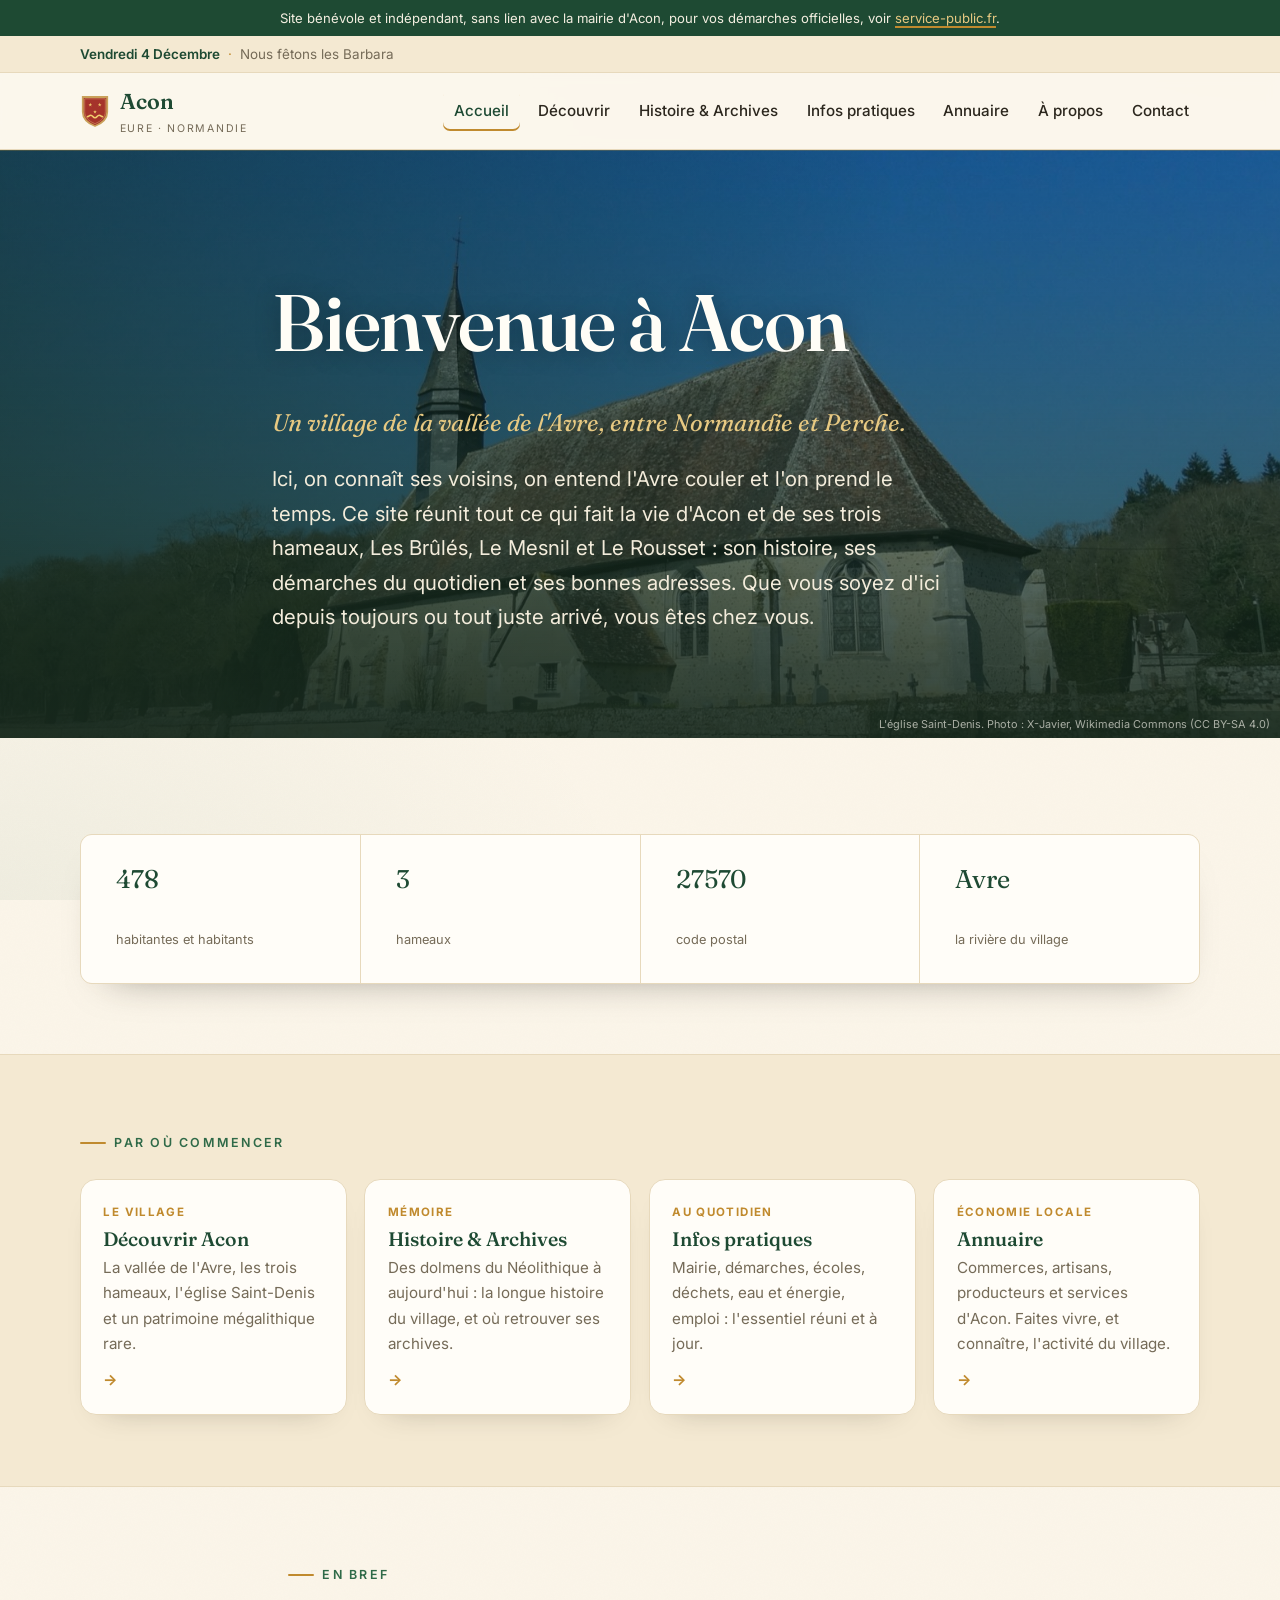
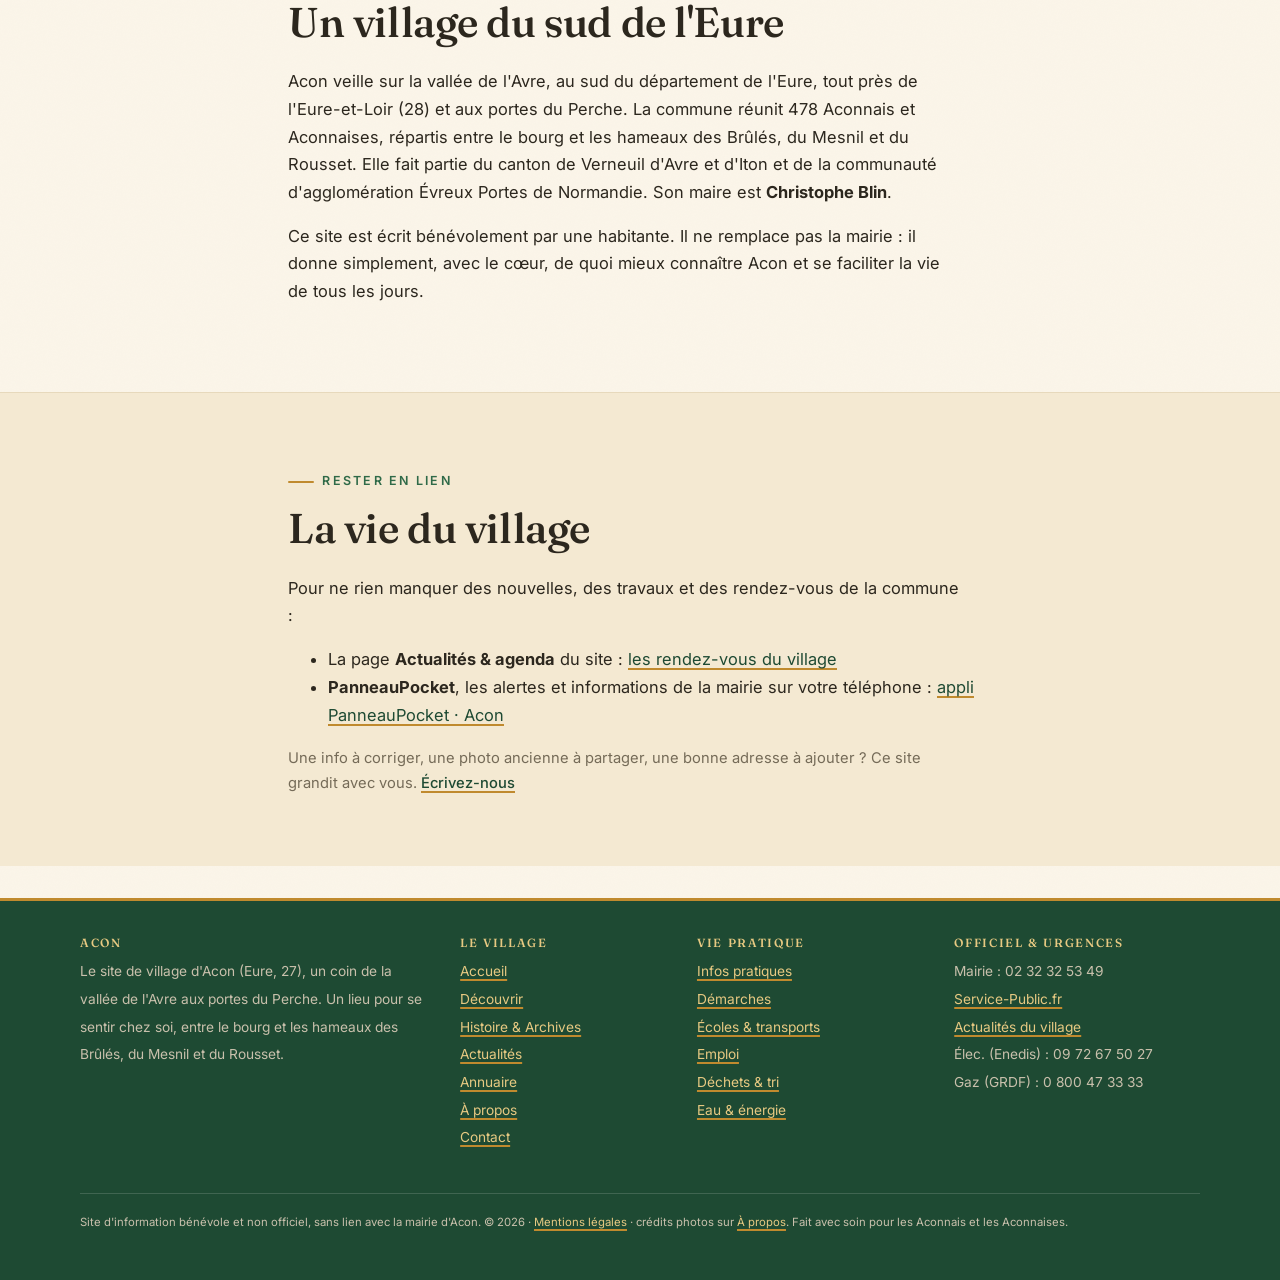
<file: index.html>
<!DOCTYPE html>
<html lang="fr">
<head>
  <meta charset="utf-8" />
  <meta name="viewport" content="width=device-width, initial-scale=1" />
  <link rel="icon" href="favicon.svg" type="image/svg+xml" />
  <title>Acon, le village de la vallée de l'Avre (Eure, Normandie)</title>
  <meta name="description" content="Bienvenue à Acon (Eure, 27570) : découvrir le village, son histoire, et toutes les infos pratiques du quotidien pour les habitants comme pour les visiteurs." />
  <link rel="preconnect" href="https://fonts.googleapis.com" />
  <link rel="preconnect" href="https://fonts.gstatic.com" crossorigin />
  <link href="https://fonts.googleapis.com/css2?family=Fraunces:ital,opsz,wght@0,9..144,400..600;1,9..144,400..500&family=Inter:wght@400;500;600&display=swap" rel="stylesheet" />
  <link rel="stylesheet" href="css/style.css" />
</head>
<body>
  <a class="skip" href="#contenu">Aller au contenu</a>
  <div class="notice">Site bénévole et indépendant, sans lien avec la mairie d'Acon, pour vos démarches officielles, voir <a href="https://www.service-public.fr">service-public.fr</a>.</div>

  <div class="almanach-band" id="today">
    <div class="wrap alm-inner">
      <div class="alm-date"><span class="jour">Aujourd'hui</span><span class="saint"></span></div>
      <div class="meteo"><span class="ico" aria-hidden="true"></span><span class="temp"></span><span class="desc"></span></div>
    </div>
  </div>

  <header class="site-header">
    <div class="wrap bar">
      <a class="brand" href="index.html" aria-label="Accueil, Acon">
        <svg class="crest" viewBox="0 0 32 36" aria-hidden="true"><path d="M3 3 H29 V19 C29 27 23.5 31 16 34 C8.5 31 3 27 3 19 Z" fill="#A5332B" stroke="#C9A15A" stroke-width="2"/><path d="M5 5 H27 V18.6 C27 25.3 22.3 28.8 16 31.5 C9.7 28.8 5 25.3 5 18.6 Z" fill="none" stroke="#E7C982" stroke-width=".7" opacity=".6"/><g fill="#F1CE6E"><g transform="translate(11,11.4) scale(.8)"><path d="M0,-2.6 L0.59,-0.81 L2.47,-0.8 L0.95,0.31 L1.53,2.1 L0,1.04 L-1.53,2.1 L-0.95,0.31 L-2.47,-0.8 L-0.59,-0.81 Z"/></g><g transform="translate(21,11.4) scale(.8)"><path d="M0,-2.6 L0.59,-0.81 L2.47,-0.8 L0.95,0.31 L1.53,2.1 L0,1.04 L-1.53,2.1 L-0.95,0.31 L-2.47,-0.8 L-0.59,-0.81 Z"/></g><g transform="translate(16,18.9) scale(.8)"><path d="M0,-2.6 L0.59,-0.81 L2.47,-0.8 L0.95,0.31 L1.53,2.1 L0,1.04 L-1.53,2.1 L-0.95,0.31 L-2.47,-0.8 L-0.59,-0.81 Z"/></g></g><path d="M8 24 C9.75 24 9.75 22.5 11.5 22.5 C13.75 22.5 13.75 25.2 16 25.2 C18.25 25.2 18.25 22.5 20.5 22.5 C22.25 22.5 22.25 24 24 24" fill="none" stroke="#F1CE6E" stroke-width="1.7" stroke-linecap="round" stroke-linejoin="round"/></svg>
        <span><b>Acon</b><small>Eure · Normandie</small></span>
      </a>
      <button class="nav-toggle" aria-expanded="false" aria-controls="nav">Menu</button>
      <nav class="nav" id="nav" aria-label="Navigation principale">
        <a href="index.html" aria-current="page">Accueil</a>
        <a href="decouvrir.html">Découvrir</a>
        <a href="histoire.html">Histoire &amp; Archives</a>
        <a href="infos-pratiques.html">Infos pratiques</a>
        <a href="entreprises.html">Annuaire</a>
        <a href="apropos.html">À propos</a>
        <a href="contact.html">Contact</a>
      </nav>
    </div>
  </header>

  <main id="contenu">
    <section class="hero cover">
      <div class="cover-bg" style="background-image:url('assets/photos/eglise-saint-denis-02.jpg')"></div>
      <span class="cover-credit">L'église Saint-Denis. Photo : X-Javier, Wikimedia Commons (CC BY-SA 4.0)</span>
      <div class="wrap cover-inner">
        <h1>Bienvenue à Acon</h1>
        <p class="sub">Un village de la vallée de l'Avre, entre Normandie et Perche.</p>
        <p class="lead">Ici, on connaît ses voisins, on entend l'Avre couler et l'on prend le temps. Ce site réunit tout ce qui fait la vie d'Acon et de ses trois hameaux, Les Brûlés, Le Mesnil et Le Rousset : son histoire, ses démarches du quotidien et ses bonnes adresses. Que vous soyez d'ici depuis toujours ou tout juste arrivé, vous êtes chez vous.</p>
      </div>
    </section>

    <section class="section band-facts">
      <div class="wrap">
        <div class="facts">
          <div><div class="n">478</div><div class="l">habitantes et habitants</div></div>
          <div><div class="n">3</div><div class="l">hameaux</div></div>
          <div><div class="n">27570</div><div class="l">code postal</div></div>
          <div><div class="n">Avre</div><div class="l">la rivière du village</div></div>
        </div>
      </div>
    </section>

    <section class="section section-alt">
      <div class="wrap">
        <p class="eyebrow kicker">Par où commencer</p>
        <div class="grid">
          <a class="card lien" href="decouvrir.html">
            <span class="tag">Le village</span>
            <h3>Découvrir Acon</h3>
            <p>La vallée de l'Avre, les trois hameaux, l'église Saint-Denis et un patrimoine mégalithique rare.</p>
            <p class="arrow">→</p>
          </a>
          <a class="card lien" href="histoire.html">
            <span class="tag">Mémoire</span>
            <h3>Histoire &amp; Archives</h3>
            <p>Des dolmens du Néolithique à aujourd'hui : la longue histoire du village, et où retrouver ses archives.</p>
            <p class="arrow">→</p>
          </a>
          <a class="card lien" href="infos-pratiques.html">
            <span class="tag">Au quotidien</span>
            <h3>Infos pratiques</h3>
            <p>Mairie, démarches, écoles, déchets, eau et énergie, emploi : l'essentiel réuni et à jour.</p>
            <p class="arrow">→</p>
          </a>
          <a class="card lien" href="entreprises.html">
            <span class="tag">Économie locale</span>
            <h3>Annuaire</h3>
            <p>Commerces, artisans, producteurs et services d'Acon. Faites vivre, et connaître, l'activité du village.</p>
            <p class="arrow">→</p>
          </a>
        </div>
      </div>
    </section>

    <section class="section">
      <div class="wrap mesure">
        <p class="eyebrow">En bref</p>
        <h2>Un village du sud de l'Eure</h2>
        <p>Acon veille sur la vallée de l'Avre, au sud du département de l'Eure, tout près de l'Eure-et-Loir (28) et aux portes du Perche. La commune réunit 478 Aconnais et Aconnaises, répartis entre le bourg et les hameaux des Brûlés, du Mesnil et du Rousset. Elle fait partie du canton de Verneuil d'Avre et d'Iton et de la communauté d'agglomération Évreux Portes de Normandie. Son maire est <strong>Christophe Blin</strong>.</p>
        <p>Ce site est écrit bénévolement par une habitante. Il ne remplace pas la mairie : il donne simplement, avec le cœur, de quoi mieux connaître Acon et se faciliter la vie de tous les jours.</p>
      </div>
    </section>

    <section class="section section-alt">
      <div class="wrap mesure">
        <p class="eyebrow">Rester en lien</p>
        <h2>La vie du village</h2>
        <p>Pour ne rien manquer des nouvelles, des travaux et des rendez-vous de la commune :</p>
        <ul>
          <li>La page <strong>Actualités &amp; agenda</strong> du site : <a href="actualites.html">les rendez-vous du village</a></li>
          <li><strong>PanneauPocket</strong>, les alertes et informations de la mairie sur votre téléphone : <a href="https://app.panneaupocket.com/ville/970037196-acon-27570">appli PanneauPocket · Acon</a></li>
        </ul>
        <p class="invite">Une info à corriger, une photo ancienne à partager, une bonne adresse à ajouter ? Ce site grandit avec vous. <a href="contact.html">Écrivez-nous</a></p>
      </div>
    </section>
  </main>

  <footer class="site-footer">
    <div class="wrap">
      <div class="cols">
        <div>
          <h3>Acon</h3>
          <p><small>Le site de village d'Acon (Eure, 27), un coin de la vallée de l'Avre aux portes du Perche. Un lieu pour se sentir chez soi, entre le bourg et les hameaux des Brûlés, du Mesnil et du Rousset.</small></p>
        </div>
        <div>
          <h3>Le village</h3>
          <p><small>
            <a href="index.html">Accueil</a><br>
            <a href="decouvrir.html">Découvrir</a><br>
            <a href="histoire.html">Histoire &amp; Archives</a><br>
            <a href="actualites.html">Actualités</a><br>
            <a href="entreprises.html">Annuaire</a><br>
            <a href="apropos.html">À propos</a><br>
            <a href="contact.html">Contact</a>
          </small></p>
        </div>
        <div>
          <h3>Vie pratique</h3>
          <p><small>
            <a href="infos-pratiques.html">Infos pratiques</a><br>
            <a href="demarches.html">Démarches</a><br>
            <a href="ecole.html">Écoles &amp; transports</a><br>
            <a href="emploi.html">Emploi</a><br>
            <a href="dechets.html">Déchets &amp; tri</a><br>
            <a href="eau-energie.html">Eau &amp; énergie</a>
          </small></p>
        </div>
        <div>
          <h3>Officiel &amp; urgences</h3>
          <p><small>
            Mairie : 02 32 32 53 49<br>
            <a href="https://www.service-public.fr">Service-Public.fr</a><br>
            <a href="actualites.html">Actualités du village</a><br>
            Élec. (Enedis) : 09 72 67 50 27<br>
            Gaz (GRDF) : 0 800 47 33 33
          </small></p>
        </div>
      </div>
      <p class="foot-note"><small>Site d'information bénévole et non officiel, sans lien avec la mairie d'Acon. © <span class="js-annee">2026</span> · <a href="mentions-legales.html">Mentions légales</a> · crédits photos sur <a href="apropos.html">À propos</a>. Fait avec soin pour les Aconnais et les Aconnaises.</small></p>
    </div>
  </footer>

  <script src="js/saints.js"></script>
  <script src="js/main.js"></script>
</body>
</html>
</file>
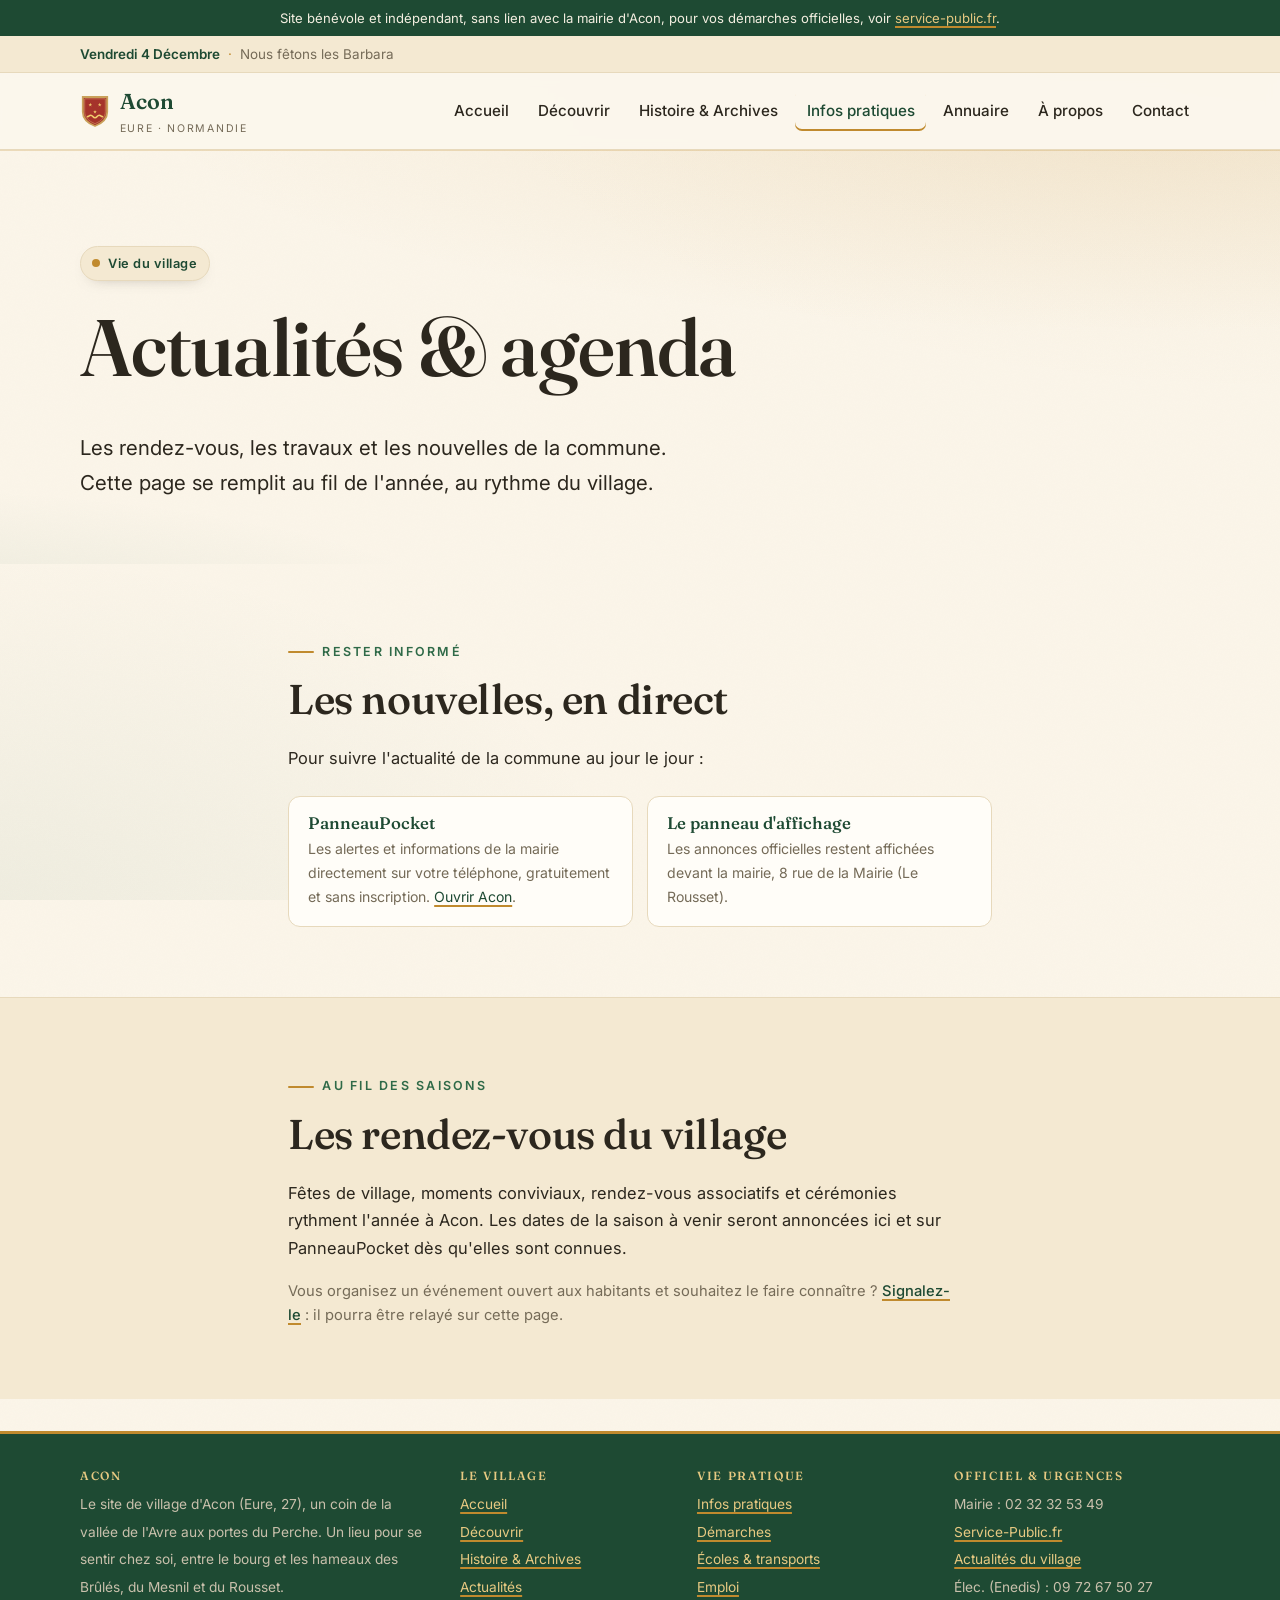
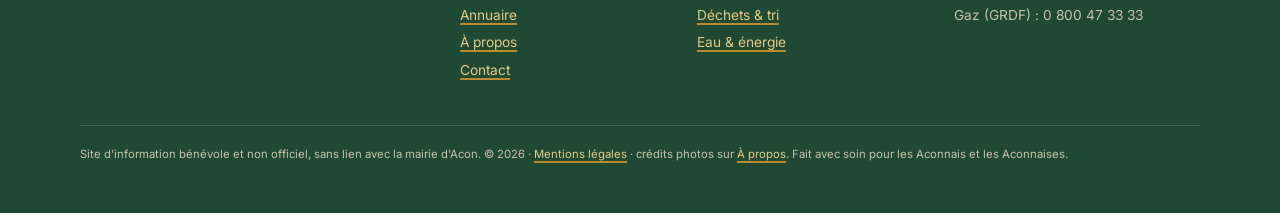
<file: actualites.html>
<!DOCTYPE html>
<html lang="fr">
<head>
  <meta charset="utf-8" />
  <meta name="viewport" content="width=device-width, initial-scale=1" />
  <link rel="icon" href="favicon.svg" type="image/svg+xml" />
  <title>Actualités &amp; agenda, Acon (Eure)</title>
  <meta name="description" content="Actualités et agenda de la commune d'Acon (Eure) : rendez-vous, fêtes et vie associative. Suivez PanneauPocket." />
  <link rel="preconnect" href="https://fonts.googleapis.com" />
  <link rel="preconnect" href="https://fonts.gstatic.com" crossorigin />
  <link href="https://fonts.googleapis.com/css2?family=Fraunces:ital,opsz,wght@0,9..144,400..600;1,9..144,400..500&family=Inter:wght@400;500;600&display=swap" rel="stylesheet" />
  <link rel="stylesheet" href="css/style.css" />
</head>
<body>
  <a class="skip" href="#contenu">Aller au contenu</a>
  <div class="notice">Site bénévole et indépendant, sans lien avec la mairie d'Acon, pour vos démarches officielles, voir <a href="https://www.service-public.fr">service-public.fr</a>.</div>

  <div class="almanach-band" id="today">
    <div class="wrap alm-inner">
      <div class="alm-date"><span class="jour">Aujourd'hui</span><span class="saint"></span></div>
      <div class="meteo"><span class="ico" aria-hidden="true"></span><span class="temp"></span><span class="desc"></span></div>
    </div>
  </div>

  <header class="site-header">
    <div class="wrap bar">
      <a class="brand" href="index.html" aria-label="Accueil, Acon">
        <svg class="crest" viewBox="0 0 32 36" aria-hidden="true"><path d="M3 3 H29 V19 C29 27 23.5 31 16 34 C8.5 31 3 27 3 19 Z" fill="#A5332B" stroke="#C9A15A" stroke-width="2"/><path d="M5 5 H27 V18.6 C27 25.3 22.3 28.8 16 31.5 C9.7 28.8 5 25.3 5 18.6 Z" fill="none" stroke="#E7C982" stroke-width=".7" opacity=".6"/><g fill="#F1CE6E"><g transform="translate(11,11.4) scale(.8)"><path d="M0,-2.6 L0.59,-0.81 L2.47,-0.8 L0.95,0.31 L1.53,2.1 L0,1.04 L-1.53,2.1 L-0.95,0.31 L-2.47,-0.8 L-0.59,-0.81 Z"/></g><g transform="translate(21,11.4) scale(.8)"><path d="M0,-2.6 L0.59,-0.81 L2.47,-0.8 L0.95,0.31 L1.53,2.1 L0,1.04 L-1.53,2.1 L-0.95,0.31 L-2.47,-0.8 L-0.59,-0.81 Z"/></g><g transform="translate(16,18.9) scale(.8)"><path d="M0,-2.6 L0.59,-0.81 L2.47,-0.8 L0.95,0.31 L1.53,2.1 L0,1.04 L-1.53,2.1 L-0.95,0.31 L-2.47,-0.8 L-0.59,-0.81 Z"/></g></g><path d="M8 24 C9.75 24 9.75 22.5 11.5 22.5 C13.75 22.5 13.75 25.2 16 25.2 C18.25 25.2 18.25 22.5 20.5 22.5 C22.25 22.5 22.25 24 24 24" fill="none" stroke="#F1CE6E" stroke-width="1.7" stroke-linecap="round" stroke-linejoin="round"/></svg>
        <span><b>Acon</b><small>Eure · Normandie</small></span>
      </a>
      <button class="nav-toggle" aria-expanded="false" aria-controls="nav">Menu</button>
      <nav class="nav" id="nav" aria-label="Navigation principale">
        <a href="index.html">Accueil</a>
        <a href="decouvrir.html">Découvrir</a>
        <a href="histoire.html">Histoire &amp; Archives</a>
        <a href="infos-pratiques.html" aria-current="page">Infos pratiques</a>
        <a href="entreprises.html">Annuaire</a>
        <a href="apropos.html">À propos</a>
        <a href="contact.html">Contact</a>
      </nav>
    </div>
  </header>

  <main id="contenu">
    <section class="hero">
      <div class="wrap">
        <span class="badge"><span class="dot"></span> Vie du village</span>
        <h1>Actualités &amp; agenda</h1>
        <p class="lead mesure">Les rendez-vous, les travaux et les nouvelles de la commune. Cette page se remplit au fil de l'année, au rythme du village.</p>
      </div>
    </section>

    <section class="section">
      <div class="wrap mesure">
        <p class="eyebrow">Rester informé</p>
        <h2>Les nouvelles, en direct</h2>
        <p>Pour suivre l'actualité de la commune au jour le jour :</p>
        <div class="contacts">
          <div class="contact-card">
            <h3>PanneauPocket</h3>
            <p>Les alertes et informations de la mairie directement sur votre téléphone, gratuitement et sans inscription. <a href="https://app.panneaupocket.com/ville/970037196-acon-27570">Ouvrir Acon</a>.</p>
          </div>
          <div class="contact-card">
            <h3>Le panneau d'affichage</h3>
            <p>Les annonces officielles restent affichées devant la mairie, 8 rue de la Mairie (Le Rousset).</p>
          </div>
        </div>
      </div>
    </section>

    <section class="section section-alt">
      <div class="wrap mesure">
        <p class="eyebrow">Au fil des saisons</p>
        <h2>Les rendez-vous du village</h2>
        <p>Fêtes de village, moments conviviaux, rendez-vous associatifs et cérémonies rythment l'année à Acon. Les dates de la saison à venir seront annoncées ici et sur PanneauPocket dès qu'elles sont connues.</p>
        <p class="invite">Vous organisez un événement ouvert aux habitants et souhaitez le faire connaître ? <a href="contact.html">Signalez-le</a> : il pourra être relayé sur cette page.</p>
      </div>
    </section>
  </main>

  <footer class="site-footer">
    <div class="wrap">
      <div class="cols">
        <div>
          <h3>Acon</h3>
          <p><small>Le site de village d'Acon (Eure, 27), un coin de la vallée de l'Avre aux portes du Perche. Un lieu pour se sentir chez soi, entre le bourg et les hameaux des Brûlés, du Mesnil et du Rousset.</small></p>
        </div>
        <div>
          <h3>Le village</h3>
          <p><small>
            <a href="index.html">Accueil</a><br>
            <a href="decouvrir.html">Découvrir</a><br>
            <a href="histoire.html">Histoire &amp; Archives</a><br>
            <a href="actualites.html">Actualités</a><br>
            <a href="entreprises.html">Annuaire</a><br>
            <a href="apropos.html">À propos</a><br>
            <a href="contact.html">Contact</a>
          </small></p>
        </div>
        <div>
          <h3>Vie pratique</h3>
          <p><small>
            <a href="infos-pratiques.html">Infos pratiques</a><br>
            <a href="demarches.html">Démarches</a><br>
            <a href="ecole.html">Écoles &amp; transports</a><br>
            <a href="emploi.html">Emploi</a><br>
            <a href="dechets.html">Déchets &amp; tri</a><br>
            <a href="eau-energie.html">Eau &amp; énergie</a>
          </small></p>
        </div>
        <div>
          <h3>Officiel &amp; urgences</h3>
          <p><small>
            Mairie : 02 32 32 53 49<br>
            <a href="https://www.service-public.fr">Service-Public.fr</a><br>
            <a href="actualites.html">Actualités du village</a><br>
            Élec. (Enedis) : 09 72 67 50 27<br>
            Gaz (GRDF) : 0 800 47 33 33
          </small></p>
        </div>
      </div>
      <p class="foot-note"><small>Site d'information bénévole et non officiel, sans lien avec la mairie d'Acon. © <span class="js-annee">2026</span> · <a href="mentions-legales.html">Mentions légales</a> · crédits photos sur <a href="apropos.html">À propos</a>. Fait avec soin pour les Aconnais et les Aconnaises.</small></p>
    </div>
  </footer>

  <script src="js/saints.js"></script>
  <script src="js/main.js"></script>
</body>
</html>
</file>
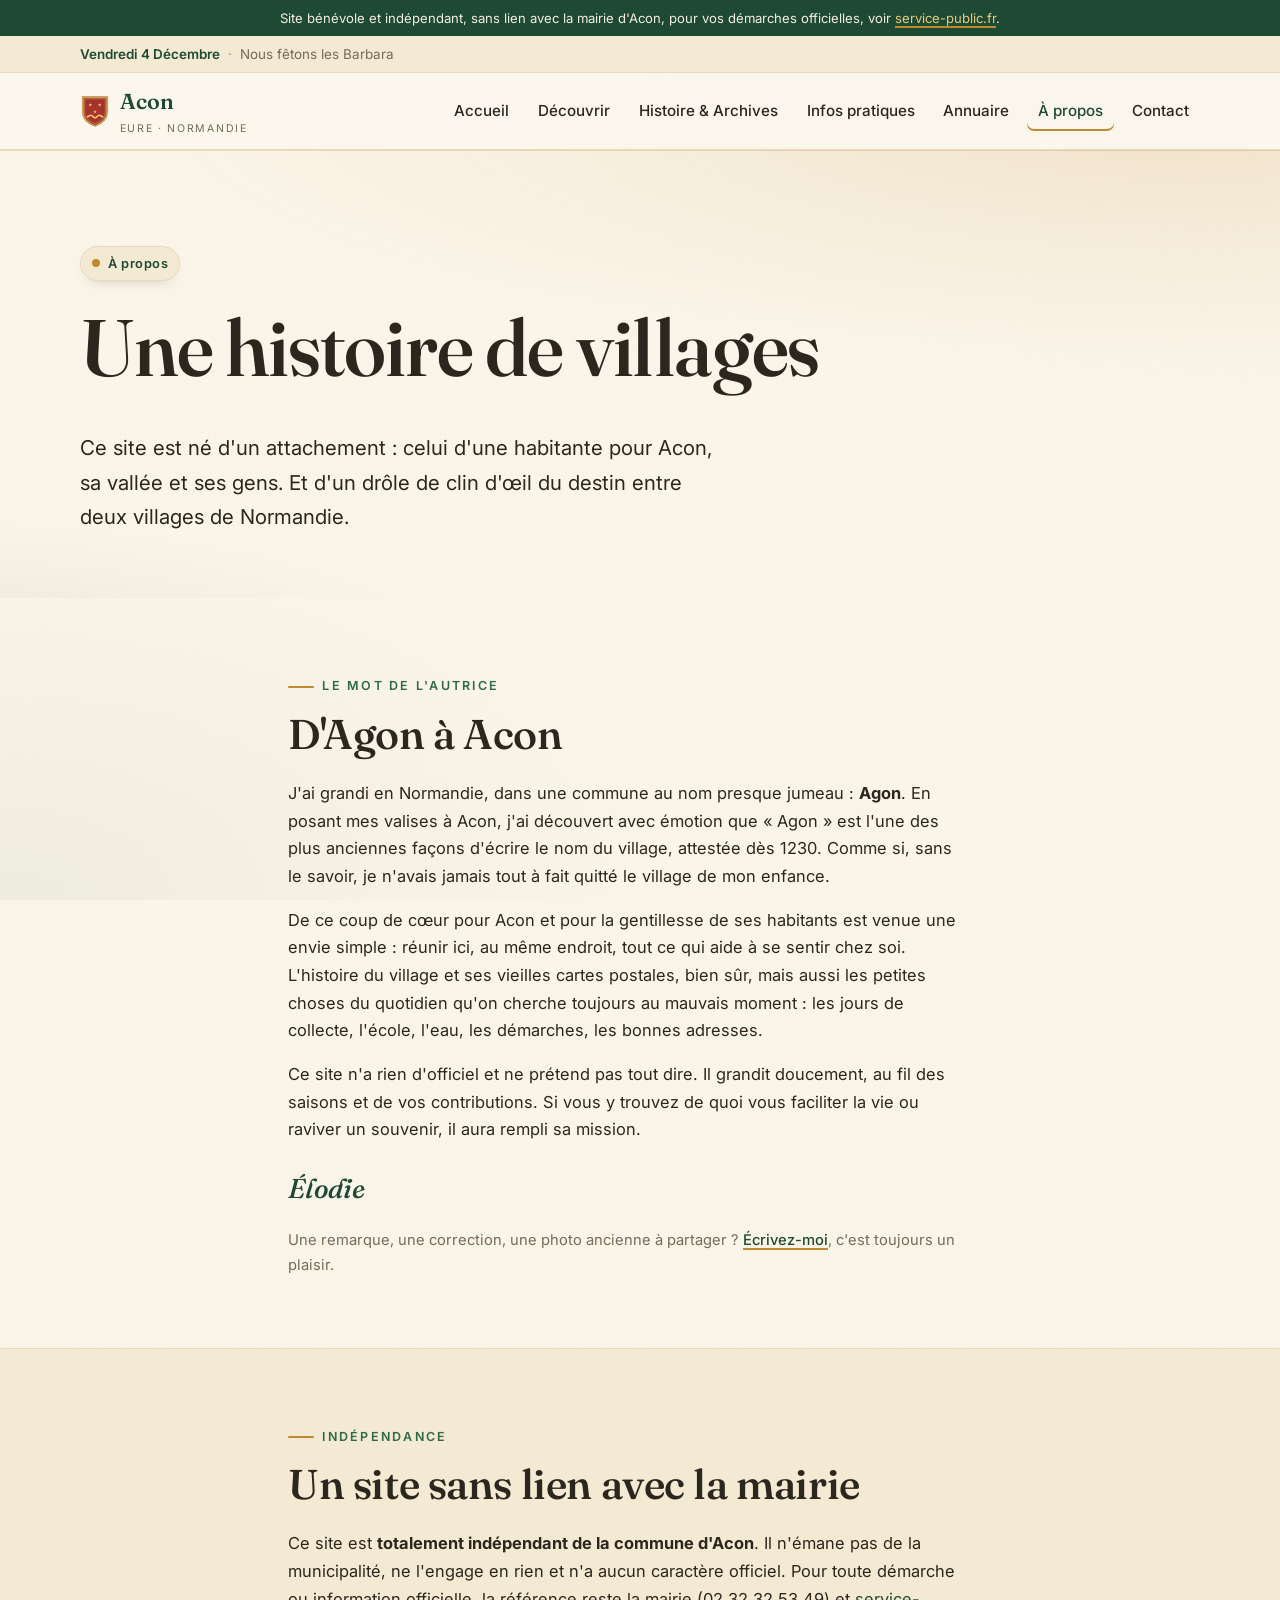
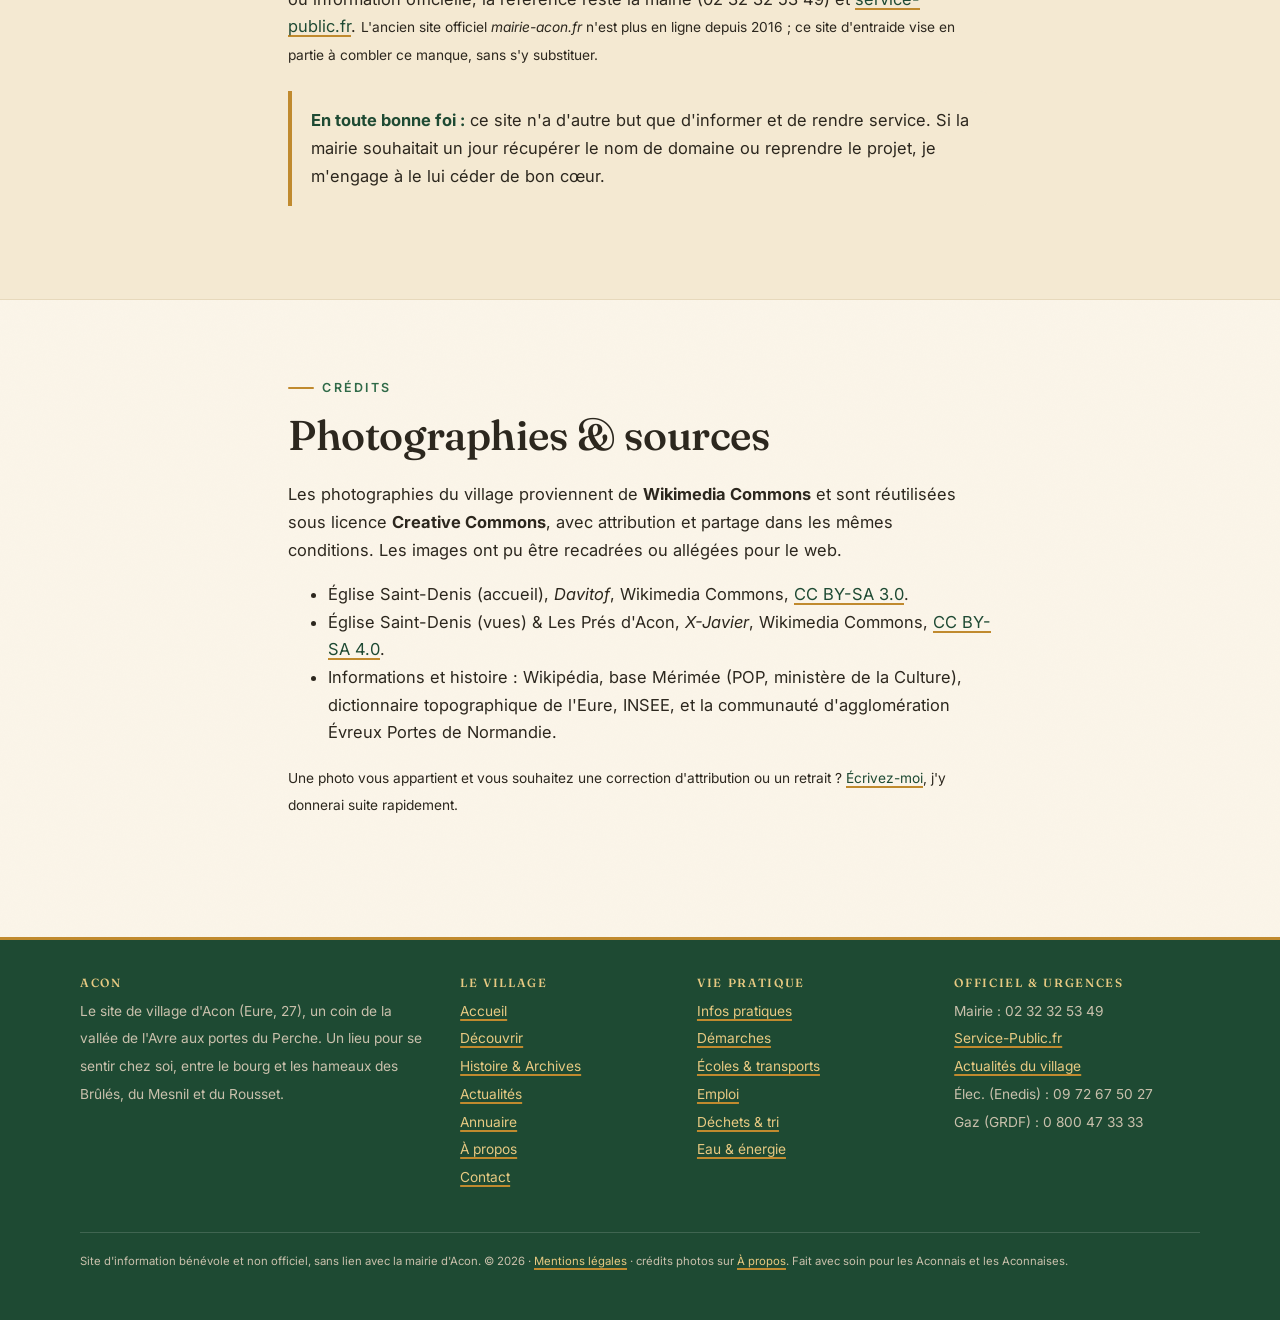
<file: apropos.html>
<!DOCTYPE html>
<html lang="fr">
<head>
  <meta charset="utf-8" />
  <meta name="viewport" content="width=device-width, initial-scale=1" />
  <link rel="icon" href="favicon.svg" type="image/svg+xml" />
  <title>À propos, le site du village d'Acon</title>
  <meta name="description" content="À propos du site d'Acon (Eure) : un projet personnel et bénévole, indépendant de la mairie, fait par une habitante pour les habitants." />
  <link rel="preconnect" href="https://fonts.googleapis.com" />
  <link rel="preconnect" href="https://fonts.gstatic.com" crossorigin />
  <link href="https://fonts.googleapis.com/css2?family=Fraunces:ital,opsz,wght@0,9..144,400..600;1,9..144,400..500&family=Inter:wght@400;500;600&display=swap" rel="stylesheet" />
  <link rel="stylesheet" href="css/style.css" />
</head>
<body>
  <a class="skip" href="#contenu">Aller au contenu</a>
  <div class="notice">Site bénévole et indépendant, sans lien avec la mairie d'Acon, pour vos démarches officielles, voir <a href="https://www.service-public.fr">service-public.fr</a>.</div>

  <div class="almanach-band" id="today">
    <div class="wrap alm-inner">
      <div class="alm-date"><span class="jour">Aujourd'hui</span><span class="saint"></span></div>
      <div class="meteo"><span class="ico" aria-hidden="true"></span><span class="temp"></span><span class="desc"></span></div>
    </div>
  </div>

  <header class="site-header">
    <div class="wrap bar">
      <a class="brand" href="index.html" aria-label="Accueil, Acon">
        <svg class="crest" viewBox="0 0 32 36" aria-hidden="true"><path d="M3 3 H29 V19 C29 27 23.5 31 16 34 C8.5 31 3 27 3 19 Z" fill="#A5332B" stroke="#C9A15A" stroke-width="2"/><path d="M5 5 H27 V18.6 C27 25.3 22.3 28.8 16 31.5 C9.7 28.8 5 25.3 5 18.6 Z" fill="none" stroke="#E7C982" stroke-width=".7" opacity=".6"/><g fill="#F1CE6E"><g transform="translate(11,11.4) scale(.8)"><path d="M0,-2.6 L0.59,-0.81 L2.47,-0.8 L0.95,0.31 L1.53,2.1 L0,1.04 L-1.53,2.1 L-0.95,0.31 L-2.47,-0.8 L-0.59,-0.81 Z"/></g><g transform="translate(21,11.4) scale(.8)"><path d="M0,-2.6 L0.59,-0.81 L2.47,-0.8 L0.95,0.31 L1.53,2.1 L0,1.04 L-1.53,2.1 L-0.95,0.31 L-2.47,-0.8 L-0.59,-0.81 Z"/></g><g transform="translate(16,18.9) scale(.8)"><path d="M0,-2.6 L0.59,-0.81 L2.47,-0.8 L0.95,0.31 L1.53,2.1 L0,1.04 L-1.53,2.1 L-0.95,0.31 L-2.47,-0.8 L-0.59,-0.81 Z"/></g></g><path d="M8 24 C9.75 24 9.75 22.5 11.5 22.5 C13.75 22.5 13.75 25.2 16 25.2 C18.25 25.2 18.25 22.5 20.5 22.5 C22.25 22.5 22.25 24 24 24" fill="none" stroke="#F1CE6E" stroke-width="1.7" stroke-linecap="round" stroke-linejoin="round"/></svg>
        <span><b>Acon</b><small>Eure · Normandie</small></span>
      </a>
      <button class="nav-toggle" aria-expanded="false" aria-controls="nav">Menu</button>
      <nav class="nav" id="nav" aria-label="Navigation principale">
        <a href="index.html">Accueil</a>
        <a href="decouvrir.html">Découvrir</a>
        <a href="histoire.html">Histoire &amp; Archives</a>
        <a href="infos-pratiques.html">Infos pratiques</a>
        <a href="entreprises.html">Annuaire</a>
        <a href="apropos.html" aria-current="page">À propos</a>
        <a href="contact.html">Contact</a>
      </nav>
    </div>
  </header>

  <main id="contenu">
    <section class="hero">
      <div class="wrap">
        <span class="badge"><span class="dot"></span> À propos</span>
        <h1>Une histoire de villages</h1>
        <p class="lead mesure">Ce site est né d'un attachement : celui d'une habitante pour Acon, sa vallée et ses gens. Et d'un drôle de clin d'œil du destin entre deux villages de Normandie.</p>
      </div>
    </section>

    <section class="section">
      <div class="wrap mesure">
        <p class="eyebrow">Le mot de l'autrice</p>
        <h2>D'Agon à Acon</h2>
        <p>J'ai grandi en Normandie, dans une commune au nom presque jumeau : <strong>Agon</strong>. En posant mes valises à Acon, j'ai découvert avec émotion que « Agon » est l'une des plus anciennes façons d'écrire le nom du village, attestée dès 1230. Comme si, sans le savoir, je n'avais jamais tout à fait quitté le village de mon enfance.</p>
        <p>De ce coup de cœur pour Acon et pour la gentillesse de ses habitants est venue une envie simple : réunir ici, au même endroit, tout ce qui aide à se sentir chez soi. L'histoire du village et ses vieilles cartes postales, bien sûr, mais aussi les petites choses du quotidien qu'on cherche toujours au mauvais moment : les jours de collecte, l'école, l'eau, les démarches, les bonnes adresses.</p>
        <p>Ce site n'a rien d'officiel et ne prétend pas tout dire. Il grandit doucement, au fil des saisons et de vos contributions. Si vous y trouvez de quoi vous faciliter la vie ou raviver un souvenir, il aura rempli sa mission.</p>
        <p class="signature">Élodie</p>
        <p class="invite">Une remarque, une correction, une photo ancienne à partager ? <a href="contact.html">Écrivez-moi</a>, c'est toujours un plaisir.</p>
      </div>
    </section>

    <section class="section section-alt">
      <div class="wrap mesure">
        <p class="eyebrow">Indépendance</p>
        <h2>Un site sans lien avec la mairie</h2>
        <p>Ce site est <strong>totalement indépendant de la commune d'Acon</strong>. Il n'émane pas de la municipalité, ne l'engage en rien et n'a aucun caractère officiel. Pour toute démarche ou information officielle, la référence reste la mairie (02 32 32 53 49) et <a href="https://www.service-public.fr">service-public.fr</a>. <small>L'ancien site officiel <em>mairie-acon.fr</em> n'est plus en ligne depuis 2016 ; ce site d'entraide vise en partie à combler ce manque, sans s'y substituer.</small></p>
        <div class="callout"><strong>En toute bonne foi :</strong> ce site n'a d'autre but que d'informer et de rendre service. Si la mairie souhaitait un jour récupérer le nom de domaine ou reprendre le projet, je m'engage à le lui céder de bon cœur.</div>
      </div>
    </section>

    <section class="section">
      <div class="wrap mesure">
        <p class="eyebrow">Crédits</p>
        <h2>Photographies &amp; sources</h2>
        <p>Les photographies du village proviennent de <strong>Wikimedia Commons</strong> et sont réutilisées sous licence <strong>Creative Commons</strong>, avec attribution et partage dans les mêmes conditions. Les images ont pu être recadrées ou allégées pour le web.</p>
        <ul>
          <li>Église Saint-Denis (accueil), <em>Davitof</em>, Wikimedia Commons, <a href="https://creativecommons.org/licenses/by-sa/3.0/deed.fr">CC BY-SA 3.0</a>.</li>
          <li>Église Saint-Denis (vues) &amp; Les Prés d'Acon, <em>X-Javier</em>, Wikimedia Commons, <a href="https://creativecommons.org/licenses/by-sa/4.0/deed.fr">CC BY-SA 4.0</a>.</li>
          <li>Informations et histoire : Wikipédia, base Mérimée (POP, ministère de la Culture), dictionnaire topographique de l'Eure, INSEE, et la communauté d'agglomération Évreux Portes de Normandie.</li>
        </ul>
        <p><small>Une photo vous appartient et vous souhaitez une correction d'attribution ou un retrait ? <a href="contact.html">Écrivez-moi</a>, j'y donnerai suite rapidement.</small></p>
      </div>
    </section>
  </main>

  <footer class="site-footer">
    <div class="wrap">
      <div class="cols">
        <div>
          <h3>Acon</h3>
          <p><small>Le site de village d'Acon (Eure, 27), un coin de la vallée de l'Avre aux portes du Perche. Un lieu pour se sentir chez soi, entre le bourg et les hameaux des Brûlés, du Mesnil et du Rousset.</small></p>
        </div>
        <div>
          <h3>Le village</h3>
          <p><small>
            <a href="index.html">Accueil</a><br>
            <a href="decouvrir.html">Découvrir</a><br>
            <a href="histoire.html">Histoire &amp; Archives</a><br>
            <a href="actualites.html">Actualités</a><br>
            <a href="entreprises.html">Annuaire</a><br>
            <a href="apropos.html">À propos</a><br>
            <a href="contact.html">Contact</a>
          </small></p>
        </div>
        <div>
          <h3>Vie pratique</h3>
          <p><small>
            <a href="infos-pratiques.html">Infos pratiques</a><br>
            <a href="demarches.html">Démarches</a><br>
            <a href="ecole.html">Écoles &amp; transports</a><br>
            <a href="emploi.html">Emploi</a><br>
            <a href="dechets.html">Déchets &amp; tri</a><br>
            <a href="eau-energie.html">Eau &amp; énergie</a>
          </small></p>
        </div>
        <div>
          <h3>Officiel &amp; urgences</h3>
          <p><small>
            Mairie : 02 32 32 53 49<br>
            <a href="https://www.service-public.fr">Service-Public.fr</a><br>
            <a href="actualites.html">Actualités du village</a><br>
            Élec. (Enedis) : 09 72 67 50 27<br>
            Gaz (GRDF) : 0 800 47 33 33
          </small></p>
        </div>
      </div>
      <p class="foot-note"><small>Site d'information bénévole et non officiel, sans lien avec la mairie d'Acon. © <span class="js-annee">2026</span> · <a href="mentions-legales.html">Mentions légales</a> · crédits photos sur <a href="apropos.html">À propos</a>. Fait avec soin pour les Aconnais et les Aconnaises.</small></p>
    </div>
  </footer>

  <script src="js/saints.js"></script>
  <script src="js/main.js"></script>
</body>
</html>
</file>
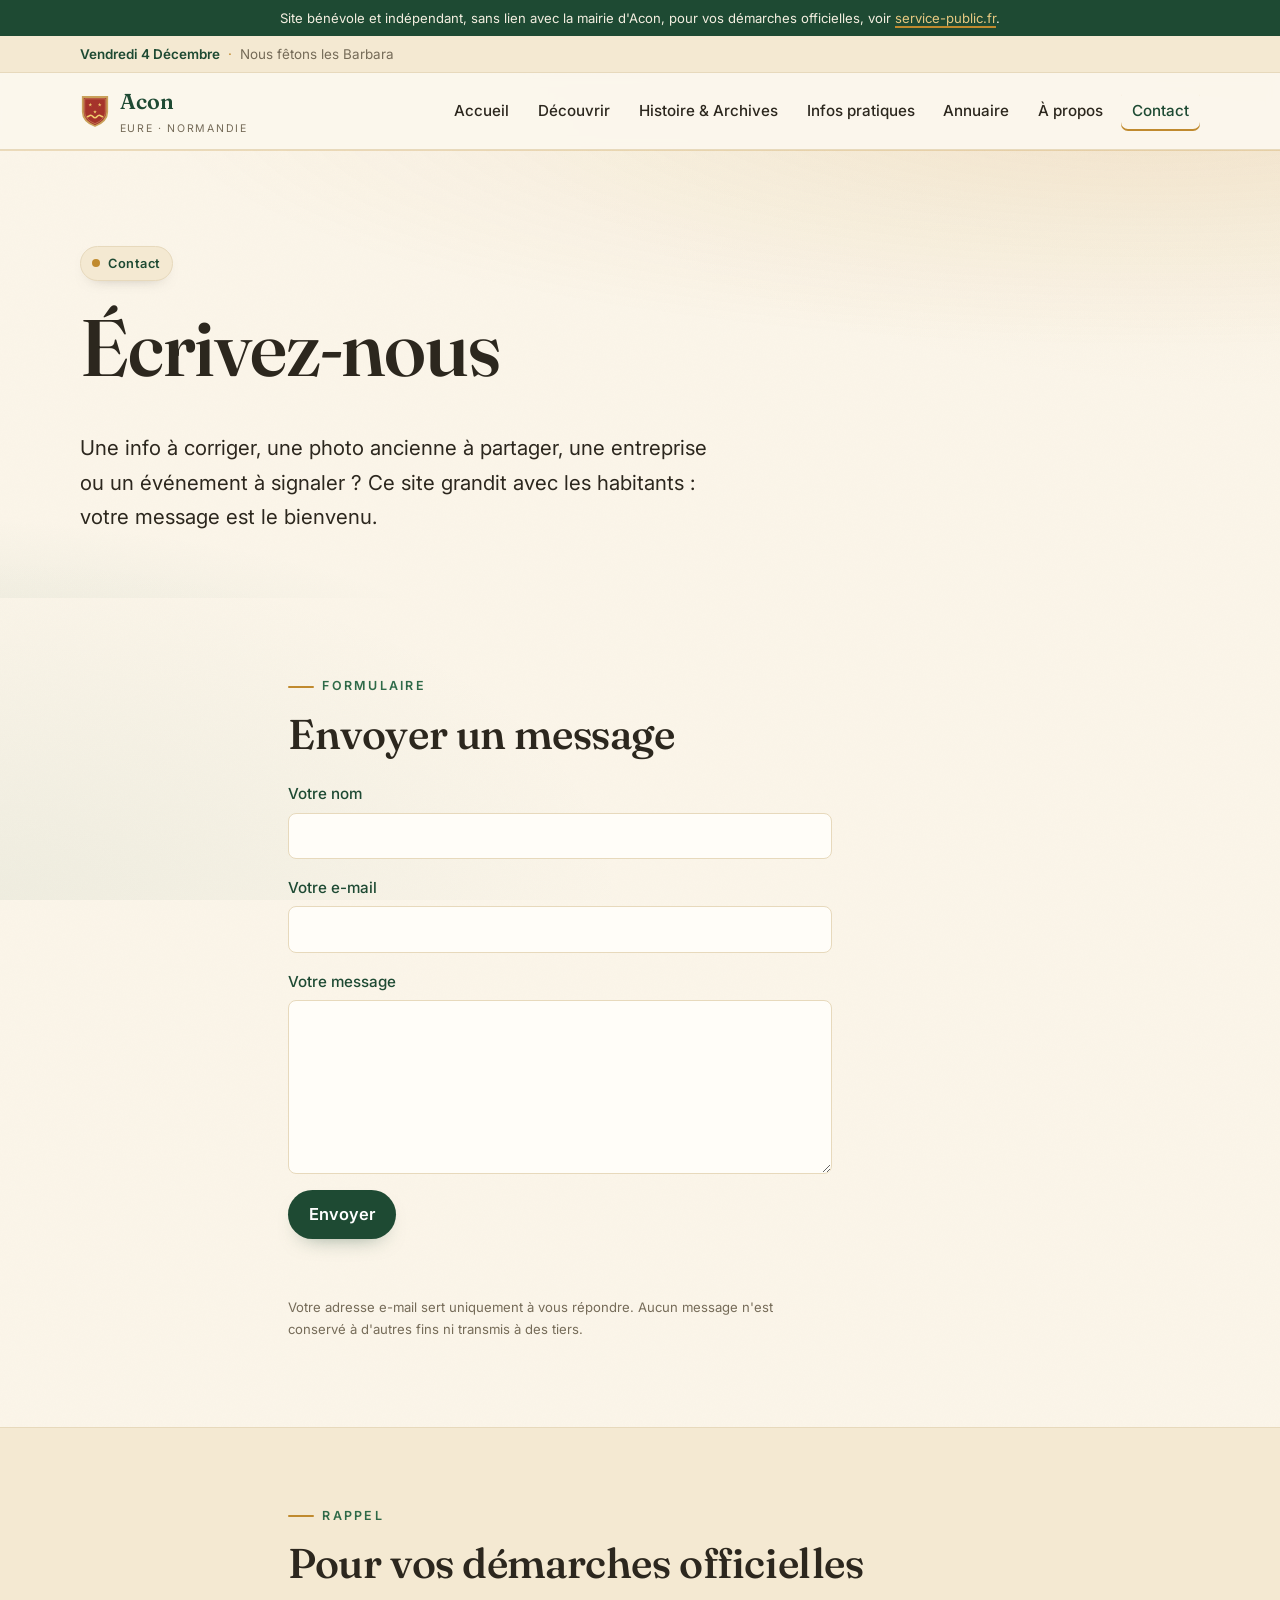
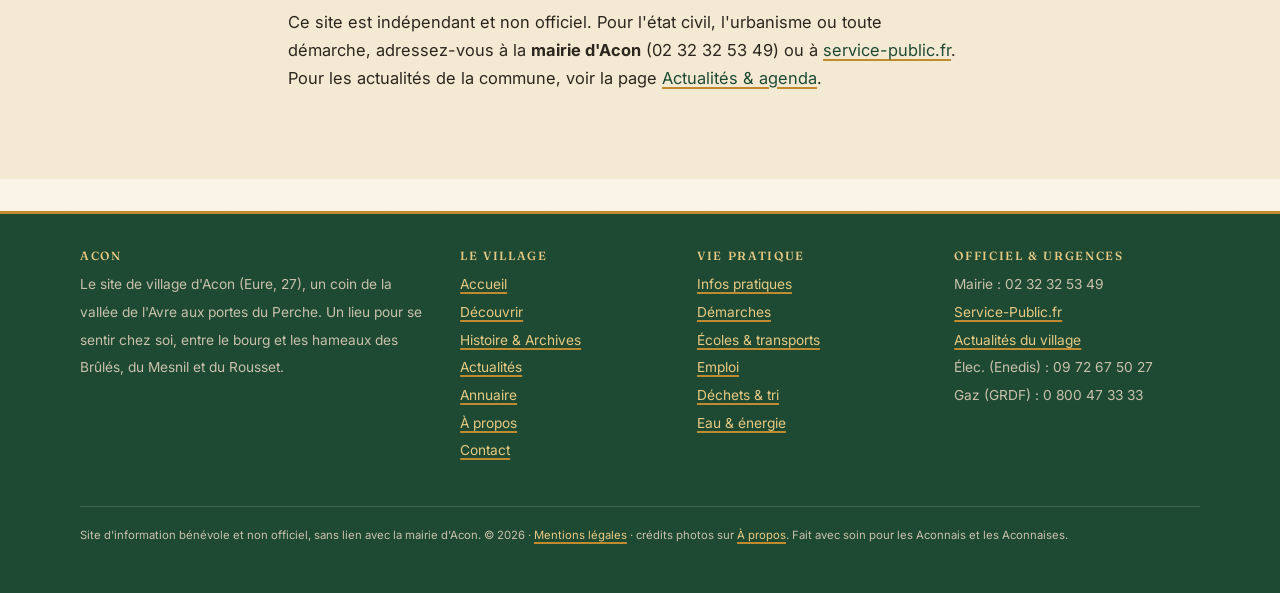
<file: contact.html>
<!DOCTYPE html>
<html lang="fr">
<head>
  <meta charset="utf-8" />
  <meta name="viewport" content="width=device-width, initial-scale=1" />
  <link rel="icon" href="favicon.svg" type="image/svg+xml" />
  <title>Contact, le site du village d'Acon</title>
  <meta name="description" content="Contacter le site d'information d'Acon (Eure) : une remarque, une correction, une photo ancienne, une entreprise ou un événement à signaler." />
  <link rel="preconnect" href="https://fonts.googleapis.com" />
  <link rel="preconnect" href="https://fonts.gstatic.com" crossorigin />
  <link href="https://fonts.googleapis.com/css2?family=Fraunces:ital,opsz,wght@0,9..144,400..600;1,9..144,400..500&family=Inter:wght@400;500;600&display=swap" rel="stylesheet" />
  <link rel="stylesheet" href="css/style.css" />
</head>
<body>
  <a class="skip" href="#contenu">Aller au contenu</a>
  <div class="notice">Site bénévole et indépendant, sans lien avec la mairie d'Acon, pour vos démarches officielles, voir <a href="https://www.service-public.fr">service-public.fr</a>.</div>

  <div class="almanach-band" id="today">
    <div class="wrap alm-inner">
      <div class="alm-date"><span class="jour">Aujourd'hui</span><span class="saint"></span></div>
      <div class="meteo"><span class="ico" aria-hidden="true"></span><span class="temp"></span><span class="desc"></span></div>
    </div>
  </div>

  <header class="site-header">
    <div class="wrap bar">
      <a class="brand" href="index.html" aria-label="Accueil, Acon">
        <svg class="crest" viewBox="0 0 32 36" aria-hidden="true"><path d="M3 3 H29 V19 C29 27 23.5 31 16 34 C8.5 31 3 27 3 19 Z" fill="#A5332B" stroke="#C9A15A" stroke-width="2"/><path d="M5 5 H27 V18.6 C27 25.3 22.3 28.8 16 31.5 C9.7 28.8 5 25.3 5 18.6 Z" fill="none" stroke="#E7C982" stroke-width=".7" opacity=".6"/><g fill="#F1CE6E"><g transform="translate(11,11.4) scale(.8)"><path d="M0,-2.6 L0.59,-0.81 L2.47,-0.8 L0.95,0.31 L1.53,2.1 L0,1.04 L-1.53,2.1 L-0.95,0.31 L-2.47,-0.8 L-0.59,-0.81 Z"/></g><g transform="translate(21,11.4) scale(.8)"><path d="M0,-2.6 L0.59,-0.81 L2.47,-0.8 L0.95,0.31 L1.53,2.1 L0,1.04 L-1.53,2.1 L-0.95,0.31 L-2.47,-0.8 L-0.59,-0.81 Z"/></g><g transform="translate(16,18.9) scale(.8)"><path d="M0,-2.6 L0.59,-0.81 L2.47,-0.8 L0.95,0.31 L1.53,2.1 L0,1.04 L-1.53,2.1 L-0.95,0.31 L-2.47,-0.8 L-0.59,-0.81 Z"/></g></g><path d="M8 24 C9.75 24 9.75 22.5 11.5 22.5 C13.75 22.5 13.75 25.2 16 25.2 C18.25 25.2 18.25 22.5 20.5 22.5 C22.25 22.5 22.25 24 24 24" fill="none" stroke="#F1CE6E" stroke-width="1.7" stroke-linecap="round" stroke-linejoin="round"/></svg>
        <span><b>Acon</b><small>Eure · Normandie</small></span>
      </a>
      <button class="nav-toggle" aria-expanded="false" aria-controls="nav">Menu</button>
      <nav class="nav" id="nav" aria-label="Navigation principale">
        <a href="index.html">Accueil</a>
        <a href="decouvrir.html">Découvrir</a>
        <a href="histoire.html">Histoire &amp; Archives</a>
        <a href="infos-pratiques.html">Infos pratiques</a>
        <a href="entreprises.html">Annuaire</a>
        <a href="apropos.html">À propos</a>
        <a href="contact.html" aria-current="page">Contact</a>
      </nav>
    </div>
  </header>

  <main id="contenu">
    <section class="hero">
      <div class="wrap">
        <span class="badge"><span class="dot"></span> Contact</span>
        <h1>Écrivez-nous</h1>
        <p class="lead mesure">Une info à corriger, une photo ancienne à partager, une entreprise ou un événement à signaler ? Ce site grandit avec les habitants : votre message est le bienvenu.</p>
      </div>
    </section>

    <section class="section">
      <div class="wrap mesure">
        <p class="eyebrow">Formulaire</p>
        <h2>Envoyer un message</h2>
        <form id="form-contact" class="form-contact" action="https://formspree.io/f/xvzegwop" method="POST">
          <label>Votre nom
            <input type="text" name="nom" autocomplete="name" required>
          </label>
          <label>Votre e-mail
            <input type="email" name="email" autocomplete="email" required>
          </label>
          <label>Votre message
            <textarea name="message" rows="6" required></textarea>
          </label>
          <input type="hidden" name="_subject" value="Message depuis le site d'Acon">
          <button type="submit">Envoyer</button>
          <p id="form-msg" role="status" aria-live="polite"></p>
          <p class="form-note">Votre adresse e-mail sert uniquement à vous répondre. Aucun message n'est conservé à d'autres fins ni transmis à des tiers.</p>
        </form>
      </div>
    </section>

    <section class="section section-alt">
      <div class="wrap mesure">
        <p class="eyebrow">Rappel</p>
        <h2>Pour vos démarches officielles</h2>
        <p>Ce site est indépendant et non officiel. Pour l'état civil, l'urbanisme ou toute démarche, adressez-vous à la <strong>mairie d'Acon</strong> (02 32 32 53 49) ou à <a href="https://www.service-public.fr">service-public.fr</a>. Pour les actualités de la commune, voir la page <a href="actualites.html">Actualités &amp; agenda</a>.</p>
      </div>
    </section>
  </main>

  <footer class="site-footer">
    <div class="wrap">
      <div class="cols">
        <div>
          <h3>Acon</h3>
          <p><small>Le site de village d'Acon (Eure, 27), un coin de la vallée de l'Avre aux portes du Perche. Un lieu pour se sentir chez soi, entre le bourg et les hameaux des Brûlés, du Mesnil et du Rousset.</small></p>
        </div>
        <div>
          <h3>Le village</h3>
          <p><small>
            <a href="index.html">Accueil</a><br>
            <a href="decouvrir.html">Découvrir</a><br>
            <a href="histoire.html">Histoire &amp; Archives</a><br>
            <a href="actualites.html">Actualités</a><br>
            <a href="entreprises.html">Annuaire</a><br>
            <a href="apropos.html">À propos</a><br>
            <a href="contact.html">Contact</a>
          </small></p>
        </div>
        <div>
          <h3>Vie pratique</h3>
          <p><small>
            <a href="infos-pratiques.html">Infos pratiques</a><br>
            <a href="demarches.html">Démarches</a><br>
            <a href="ecole.html">Écoles &amp; transports</a><br>
            <a href="emploi.html">Emploi</a><br>
            <a href="dechets.html">Déchets &amp; tri</a><br>
            <a href="eau-energie.html">Eau &amp; énergie</a>
          </small></p>
        </div>
        <div>
          <h3>Officiel &amp; urgences</h3>
          <p><small>
            Mairie : 02 32 32 53 49<br>
            <a href="https://www.service-public.fr">Service-Public.fr</a><br>
            <a href="actualites.html">Actualités du village</a><br>
            Élec. (Enedis) : 09 72 67 50 27<br>
            Gaz (GRDF) : 0 800 47 33 33
          </small></p>
        </div>
      </div>
      <p class="foot-note"><small>Site d'information bénévole et non officiel, sans lien avec la mairie d'Acon. © <span class="js-annee">2026</span> · <a href="mentions-legales.html">Mentions légales</a> · crédits photos sur <a href="apropos.html">À propos</a>. Fait avec soin pour les Aconnais et les Aconnaises.</small></p>
    </div>
  </footer>

  <script src="js/saints.js"></script>
  <script src="js/main.js"></script>
</body>
</html>
</file>
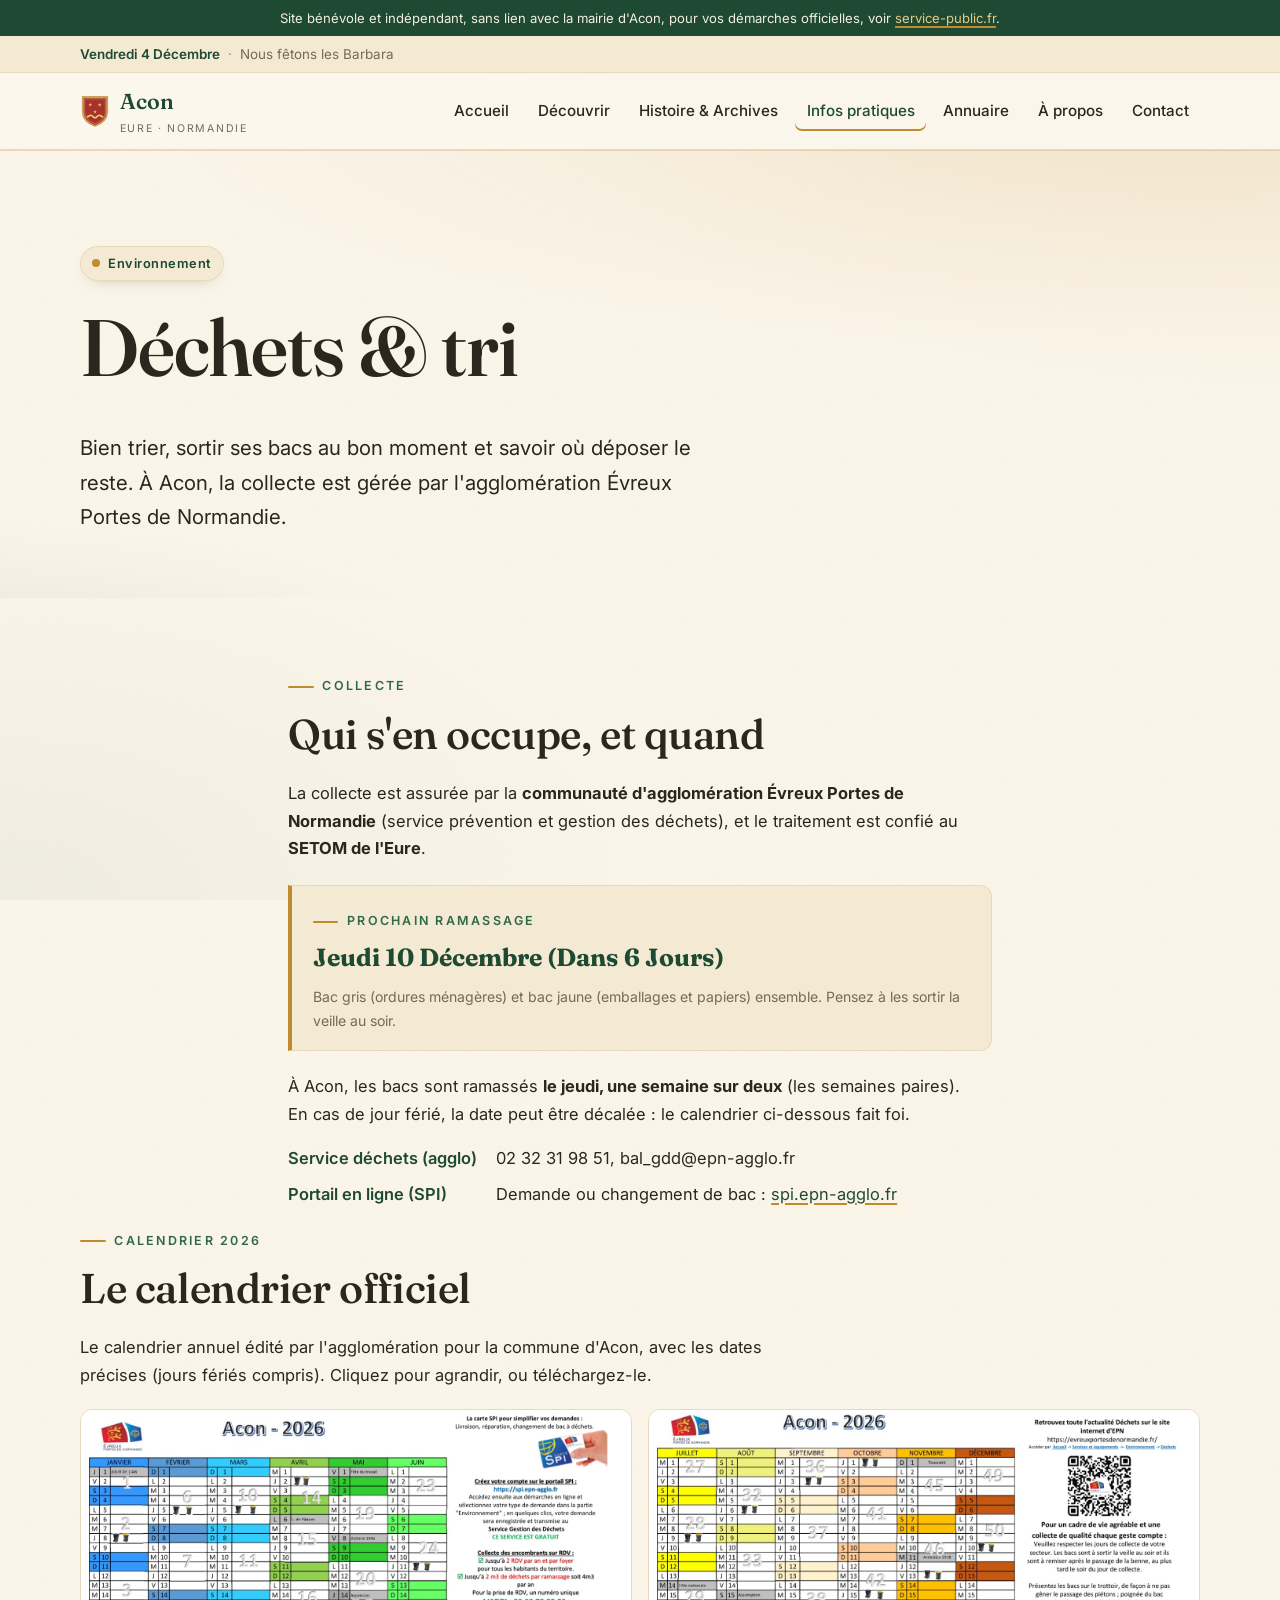
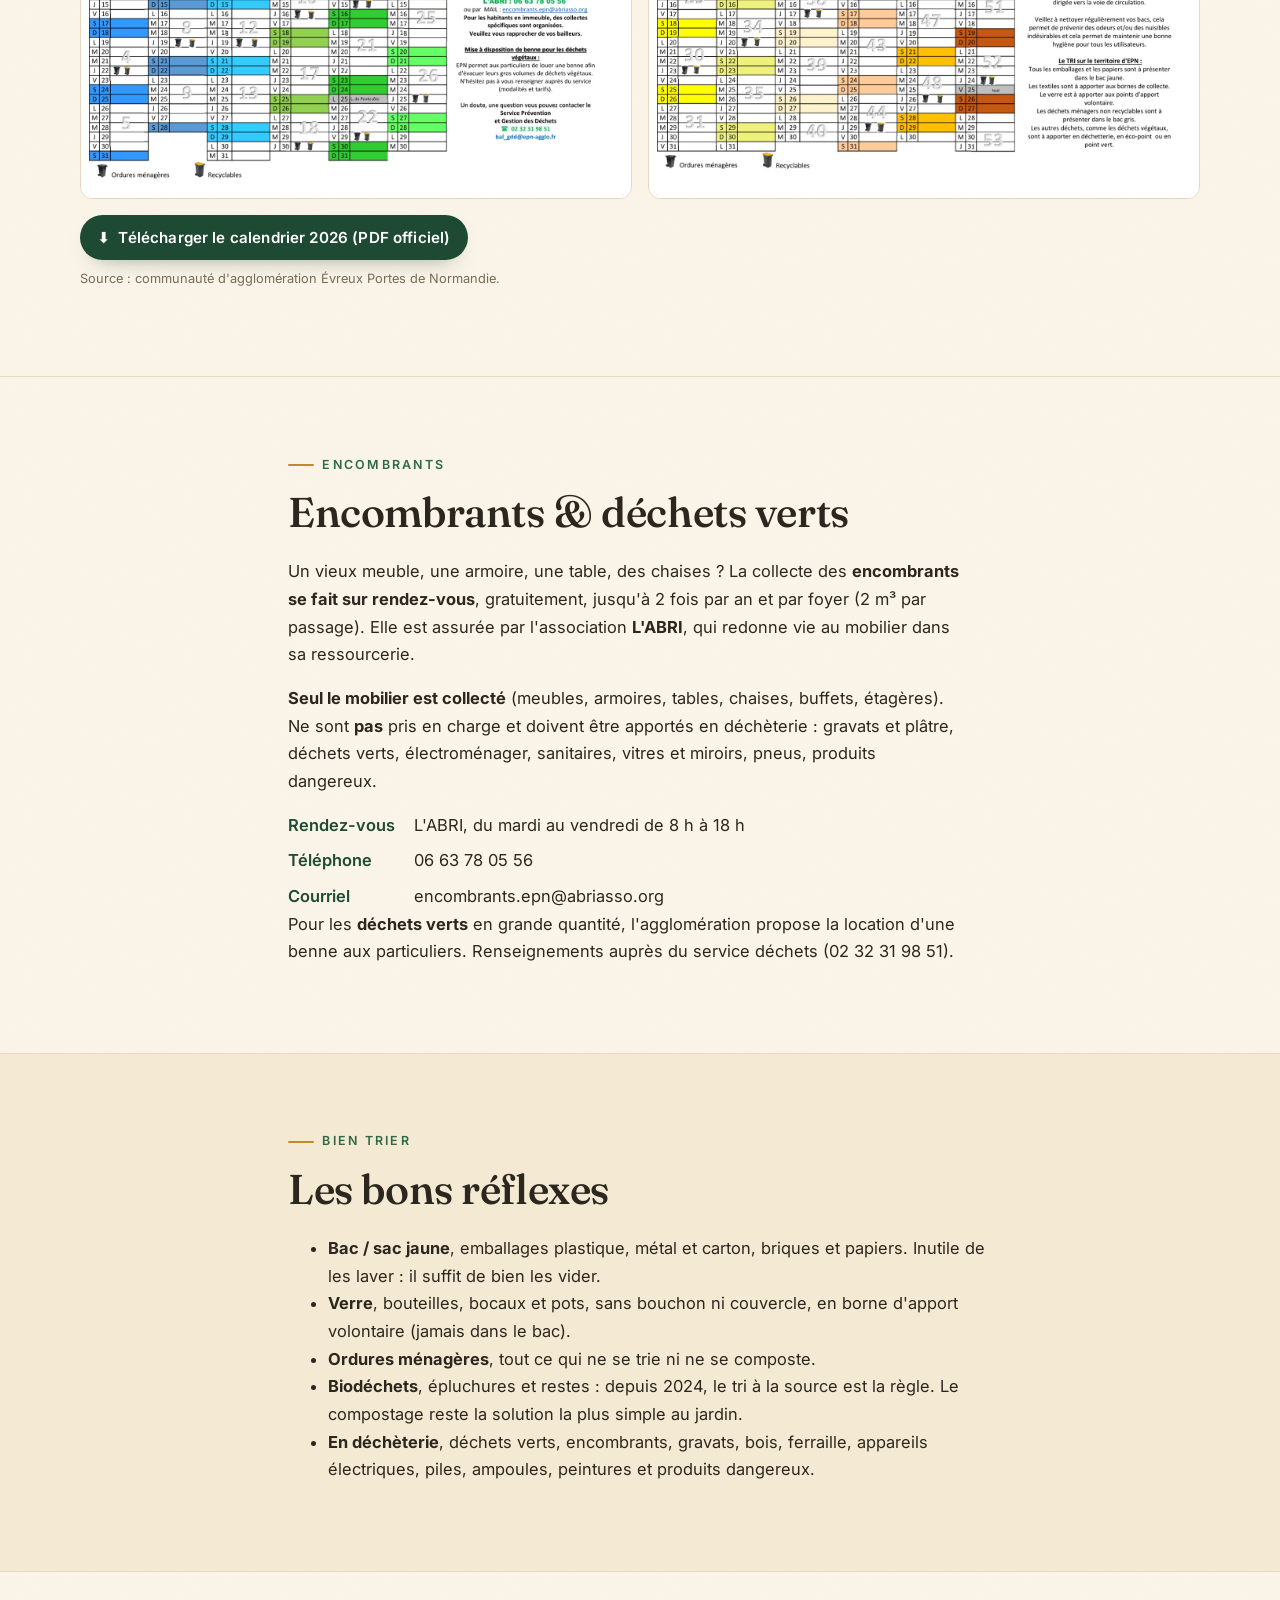
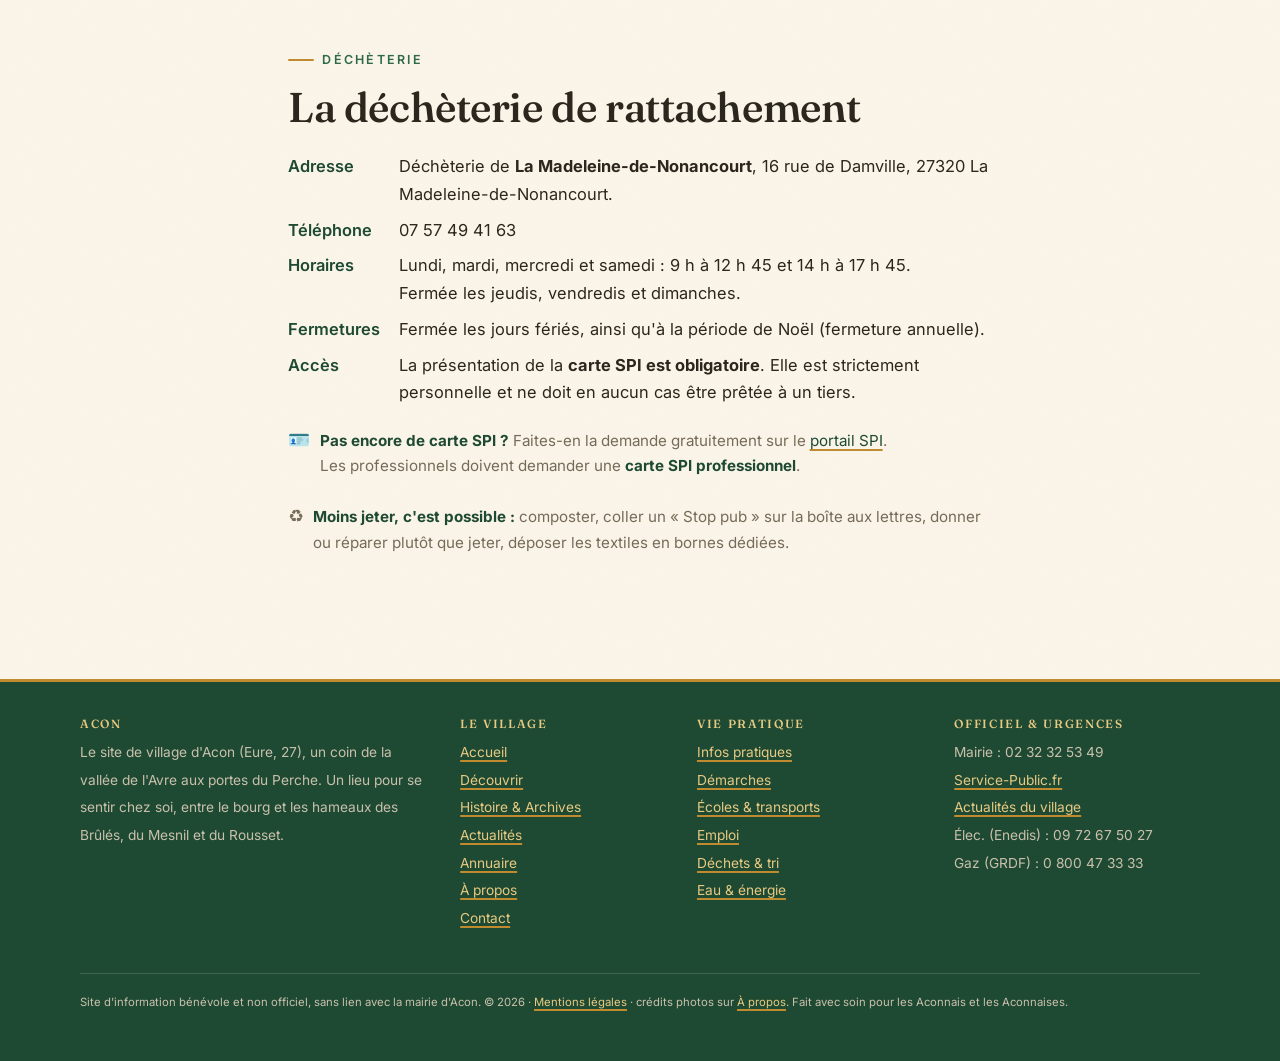
<file: dechets.html>
<!DOCTYPE html>
<html lang="fr">
<head>
  <meta charset="utf-8" />
  <meta name="viewport" content="width=device-width, initial-scale=1" />
  <link rel="icon" href="favicon.svg" type="image/svg+xml" />
  <title>Déchets &amp; tri, Acon (Eure) : collecte et déchèterie</title>
  <meta name="description" content="Déchets à Acon (Eure) : collecte par Évreux Portes de Normandie, consignes de tri, déchèterie de La Madeleine-de-Nonancourt, calendrier." />
  <link rel="preconnect" href="https://fonts.googleapis.com" />
  <link rel="preconnect" href="https://fonts.gstatic.com" crossorigin />
  <link href="https://fonts.googleapis.com/css2?family=Fraunces:ital,opsz,wght@0,9..144,400..600;1,9..144,400..500&family=Inter:wght@400;500;600&display=swap" rel="stylesheet" />
  <link rel="stylesheet" href="css/style.css" />
</head>
<body>
  <a class="skip" href="#contenu">Aller au contenu</a>
  <div class="notice">Site bénévole et indépendant, sans lien avec la mairie d'Acon, pour vos démarches officielles, voir <a href="https://www.service-public.fr">service-public.fr</a>.</div>

  <div class="almanach-band" id="today">
    <div class="wrap alm-inner">
      <div class="alm-date"><span class="jour">Aujourd'hui</span><span class="saint"></span></div>
      <div class="meteo"><span class="ico" aria-hidden="true"></span><span class="temp"></span><span class="desc"></span></div>
    </div>
  </div>

  <header class="site-header">
    <div class="wrap bar">
      <a class="brand" href="index.html" aria-label="Accueil, Acon">
        <svg class="crest" viewBox="0 0 32 36" aria-hidden="true"><path d="M3 3 H29 V19 C29 27 23.5 31 16 34 C8.5 31 3 27 3 19 Z" fill="#A5332B" stroke="#C9A15A" stroke-width="2"/><path d="M5 5 H27 V18.6 C27 25.3 22.3 28.8 16 31.5 C9.7 28.8 5 25.3 5 18.6 Z" fill="none" stroke="#E7C982" stroke-width=".7" opacity=".6"/><g fill="#F1CE6E"><g transform="translate(11,11.4) scale(.8)"><path d="M0,-2.6 L0.59,-0.81 L2.47,-0.8 L0.95,0.31 L1.53,2.1 L0,1.04 L-1.53,2.1 L-0.95,0.31 L-2.47,-0.8 L-0.59,-0.81 Z"/></g><g transform="translate(21,11.4) scale(.8)"><path d="M0,-2.6 L0.59,-0.81 L2.47,-0.8 L0.95,0.31 L1.53,2.1 L0,1.04 L-1.53,2.1 L-0.95,0.31 L-2.47,-0.8 L-0.59,-0.81 Z"/></g><g transform="translate(16,18.9) scale(.8)"><path d="M0,-2.6 L0.59,-0.81 L2.47,-0.8 L0.95,0.31 L1.53,2.1 L0,1.04 L-1.53,2.1 L-0.95,0.31 L-2.47,-0.8 L-0.59,-0.81 Z"/></g></g><path d="M8 24 C9.75 24 9.75 22.5 11.5 22.5 C13.75 22.5 13.75 25.2 16 25.2 C18.25 25.2 18.25 22.5 20.5 22.5 C22.25 22.5 22.25 24 24 24" fill="none" stroke="#F1CE6E" stroke-width="1.7" stroke-linecap="round" stroke-linejoin="round"/></svg>
        <span><b>Acon</b><small>Eure · Normandie</small></span>
      </a>
      <button class="nav-toggle" aria-expanded="false" aria-controls="nav">Menu</button>
      <nav class="nav" id="nav" aria-label="Navigation principale">
        <a href="index.html">Accueil</a>
        <a href="decouvrir.html">Découvrir</a>
        <a href="histoire.html">Histoire &amp; Archives</a>
        <a href="infos-pratiques.html" aria-current="page">Infos pratiques</a>
        <a href="entreprises.html">Annuaire</a>
        <a href="apropos.html">À propos</a>
        <a href="contact.html">Contact</a>
      </nav>
    </div>
  </header>

  <main id="contenu">
    <section class="hero">
      <div class="wrap">
        <span class="badge"><span class="dot"></span> Environnement</span>
        <h1>Déchets &amp; tri</h1>
        <p class="lead mesure">Bien trier, sortir ses bacs au bon moment et savoir où déposer le reste. À Acon, la collecte est gérée par l'agglomération Évreux Portes de Normandie.</p>
      </div>
    </section>

    <section class="section">
      <div class="wrap mesure">
        <p class="eyebrow">Collecte</p>
        <h2>Qui s'en occupe, et quand</h2>
        <p>La collecte est assurée par la <strong>communauté d'agglomération Évreux Portes de Normandie</strong> (service prévention et gestion des déchets), et le traitement est confié au <strong>SETOM de l'Eure</strong>.</p>
        <div class="result" id="prochain-ramassage">
          <p class="eyebrow" style="margin-bottom:.3rem">Prochain ramassage</p>
          <p class="prochain"><strong class="date-next">à venir</strong></p>
          <p class="next-note">Bac gris (ordures ménagères) et bac jaune (emballages et papiers) ensemble. Pensez à les sortir la veille au soir.</p>
        </div>
        <p>À Acon, les bacs sont ramassés <strong>le jeudi, une semaine sur deux</strong> (les semaines paires). En cas de jour férié, la date peut être décalée : le calendrier ci-dessous fait foi.</p>
        <dl class="def">
          <dt>Service déchets (agglo)</dt><dd>02 32 31 98 51, bal_gdd@epn-agglo.fr</dd>
          <dt>Portail en ligne (SPI)</dt><dd>Demande ou changement de bac : <a href="https://spi.epn-agglo.fr">spi.epn-agglo.fr</a></dd>
        </dl>
      </div>
      <div class="wrap">
        <p class="eyebrow" style="margin-top:1.4rem">Calendrier 2026</p>
        <h2>Le calendrier officiel</h2>
        <p class="mesure">Le calendrier annuel édité par l'agglomération pour la commune d'Acon, avec les dates précises (jours fériés compris). Cliquez pour agrandir, ou téléchargez-le.</p>
        <div class="calendrier">
          <a href="assets/docs/calendrier-2026-p1.jpg" target="_blank" rel="noopener"><img src="assets/docs/calendrier-2026-p1.jpg" alt="Calendrier de collecte des déchets d'Acon 2026, janvier à juin"></a>
          <a href="assets/docs/calendrier-2026-p2.jpg" target="_blank" rel="noopener"><img src="assets/docs/calendrier-2026-p2.jpg" alt="Calendrier de collecte des déchets d'Acon 2026, juillet à décembre"></a>
        </div>
        <a class="btn" href="https://www.evreuxportesdenormandie.fr/app/uploads/1/2025/12/Acon-2026.pdf" target="_blank" rel="noopener">Télécharger le calendrier 2026 (PDF officiel)</a>
        <p class="carte-legende">Source : communauté d'agglomération Évreux Portes de Normandie.</p>
      </div>
    </section>

    <section class="section">
      <div class="wrap mesure">
        <p class="eyebrow">Encombrants</p>
        <h2>Encombrants &amp; déchets verts</h2>
        <p>Un vieux meuble, une armoire, une table, des chaises ? La collecte des <strong>encombrants se fait sur rendez-vous</strong>, gratuitement, jusqu'à 2 fois par an et par foyer (2 m³ par passage). Elle est assurée par l'association <strong>L'ABRI</strong>, qui redonne vie au mobilier dans sa ressourcerie.</p>
        <p><strong>Seul le mobilier est collecté</strong> (meubles, armoires, tables, chaises, buffets, étagères).<br>
        Ne sont <strong>pas</strong> pris en charge et doivent être apportés en déchèterie : gravats et plâtre, déchets verts, électroménager, sanitaires, vitres et miroirs, pneus, produits dangereux.</p>
        <dl class="def">
          <dt>Rendez-vous</dt><dd>L'ABRI, du mardi au vendredi de 8 h à 18 h</dd>
          <dt>Téléphone</dt><dd>06 63 78 05 56</dd>
          <dt>Courriel</dt><dd>encombrants.epn@abriasso.org</dd>
        </dl>
        <p>Pour les <strong>déchets verts</strong> en grande quantité, l'agglomération propose la location d'une benne aux particuliers. Renseignements auprès du service déchets (02 32 31 98 51).</p>
      </div>
    </section>

    <section class="section section-alt">
      <div class="wrap mesure">
        <p class="eyebrow">Bien trier</p>
        <h2>Les bons réflexes</h2>
        <ul>
          <li><strong>Bac / sac jaune</strong>, emballages plastique, métal et carton, briques et papiers. Inutile de les laver : il suffit de bien les vider.</li>
          <li><strong>Verre</strong>, bouteilles, bocaux et pots, sans bouchon ni couvercle, en borne d'apport volontaire (jamais dans le bac).</li>
          <li><strong>Ordures ménagères</strong>, tout ce qui ne se trie ni ne se composte.</li>
          <li><strong>Biodéchets</strong>, épluchures et restes : depuis 2024, le tri à la source est la règle. Le compostage reste la solution la plus simple au jardin.</li>
          <li><strong>En déchèterie</strong>, déchets verts, encombrants, gravats, bois, ferraille, appareils électriques, piles, ampoules, peintures et produits dangereux.</li>
        </ul>
      </div>
    </section>

    <section class="section">
      <div class="wrap mesure">
        <p class="eyebrow">Déchèterie</p>
        <h2>La déchèterie de rattachement</h2>
        <dl class="def">
          <dt>Adresse</dt><dd>Déchèterie de <strong>La Madeleine-de-Nonancourt</strong>, 16 rue de Damville, 27320 La Madeleine-de-Nonancourt.</dd>
          <dt>Téléphone</dt><dd>07 57 49 41 63</dd>
          <dt>Horaires</dt><dd>Lundi, mardi, mercredi et samedi : 9 h à 12 h 45 et 14 h à 17 h 45.<br>Fermée les jeudis, vendredis et dimanches.</dd>
          <dt>Fermetures</dt><dd>Fermée les jours fériés, ainsi qu'à la période de Noël (fermeture annuelle).</dd>
          <dt>Accès</dt><dd>La présentation de la <strong>carte SPI est obligatoire</strong>. Elle est strictement personnelle et ne doit en aucun cas être prêtée à un tiers.</dd>
        </dl>
        <div class="tip"><span class="ico" aria-hidden="true">🪪</span><p><strong>Pas encore de carte SPI ?</strong> Faites-en la demande gratuitement sur le <a href="https://spi.epn-agglo.fr">portail SPI</a>.<br>Les professionnels doivent demander une <strong>carte SPI professionnel</strong>.</p></div>
        <div class="tip"><span class="ico" aria-hidden="true">♻️</span><p><strong>Moins jeter, c'est possible :</strong> composter, coller un « Stop pub » sur la boîte aux lettres, donner ou réparer plutôt que jeter, déposer les textiles en bornes dédiées.</p></div>
      </div>
    </section>
  </main>

  <footer class="site-footer">
    <div class="wrap">
      <div class="cols">
        <div>
          <h3>Acon</h3>
          <p><small>Le site de village d'Acon (Eure, 27), un coin de la vallée de l'Avre aux portes du Perche. Un lieu pour se sentir chez soi, entre le bourg et les hameaux des Brûlés, du Mesnil et du Rousset.</small></p>
        </div>
        <div>
          <h3>Le village</h3>
          <p><small>
            <a href="index.html">Accueil</a><br>
            <a href="decouvrir.html">Découvrir</a><br>
            <a href="histoire.html">Histoire &amp; Archives</a><br>
            <a href="actualites.html">Actualités</a><br>
            <a href="entreprises.html">Annuaire</a><br>
            <a href="apropos.html">À propos</a><br>
            <a href="contact.html">Contact</a>
          </small></p>
        </div>
        <div>
          <h3>Vie pratique</h3>
          <p><small>
            <a href="infos-pratiques.html">Infos pratiques</a><br>
            <a href="demarches.html">Démarches</a><br>
            <a href="ecole.html">Écoles &amp; transports</a><br>
            <a href="emploi.html">Emploi</a><br>
            <a href="dechets.html">Déchets &amp; tri</a><br>
            <a href="eau-energie.html">Eau &amp; énergie</a>
          </small></p>
        </div>
        <div>
          <h3>Officiel &amp; urgences</h3>
          <p><small>
            Mairie : 02 32 32 53 49<br>
            <a href="https://www.service-public.fr">Service-Public.fr</a><br>
            <a href="actualites.html">Actualités du village</a><br>
            Élec. (Enedis) : 09 72 67 50 27<br>
            Gaz (GRDF) : 0 800 47 33 33
          </small></p>
        </div>
      </div>
      <p class="foot-note"><small>Site d'information bénévole et non officiel, sans lien avec la mairie d'Acon. © <span class="js-annee">2026</span> · <a href="mentions-legales.html">Mentions légales</a> · crédits photos sur <a href="apropos.html">À propos</a>. Fait avec soin pour les Aconnais et les Aconnaises.</small></p>
    </div>
  </footer>

  <script src="js/saints.js"></script>
  <script src="js/main.js"></script>
</body>
</html>
</file>
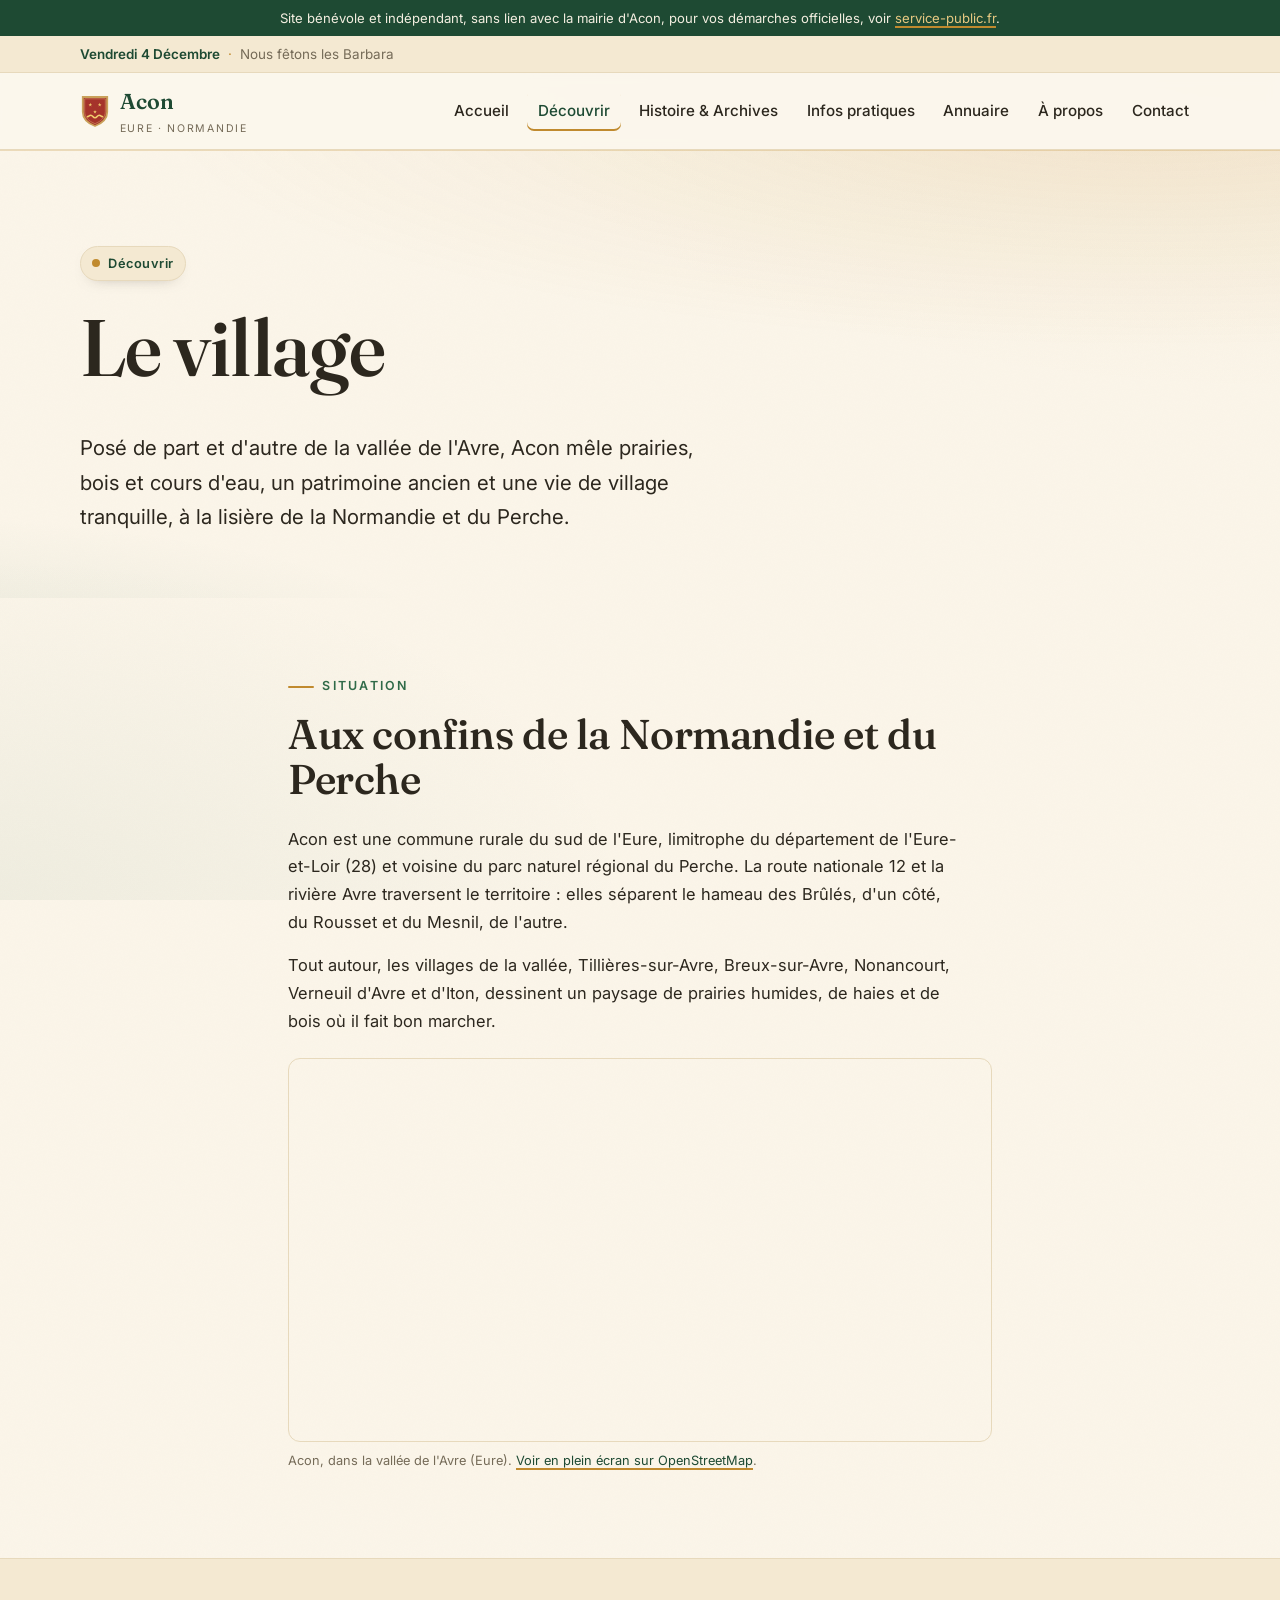
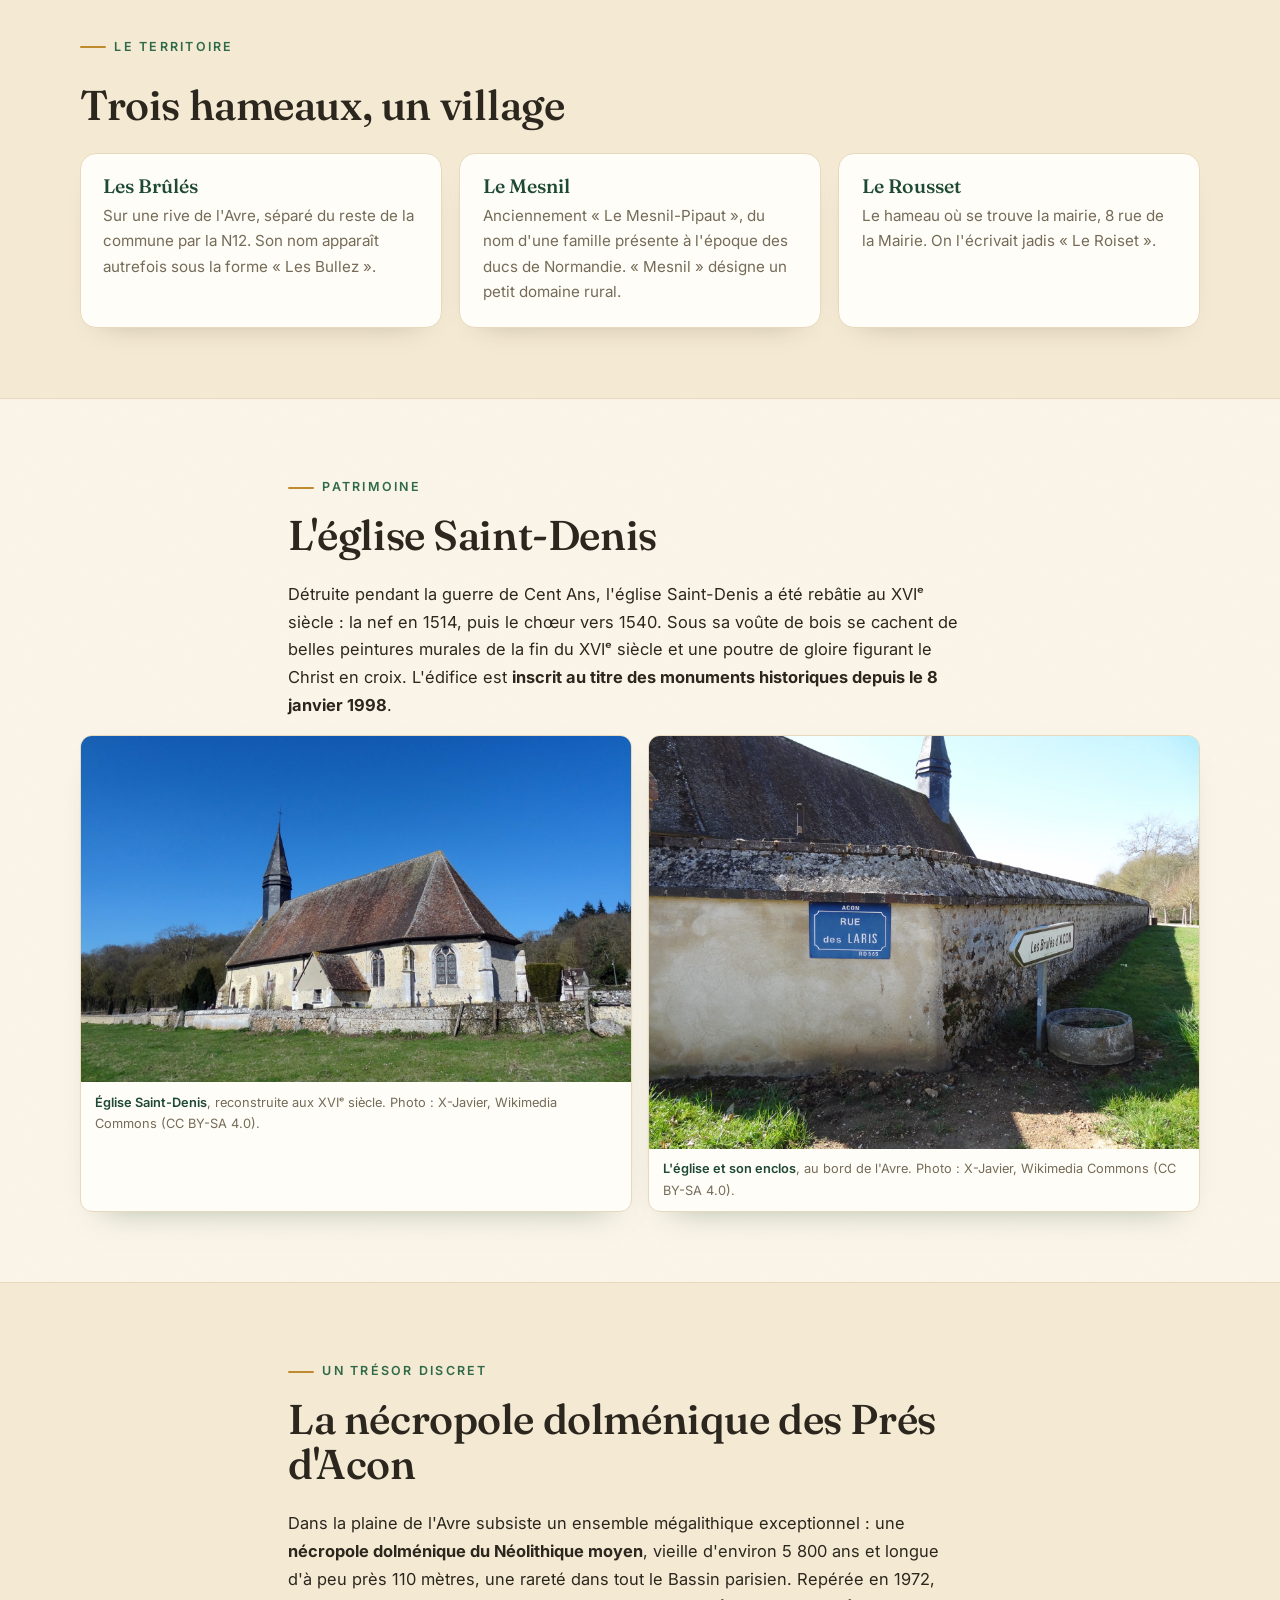
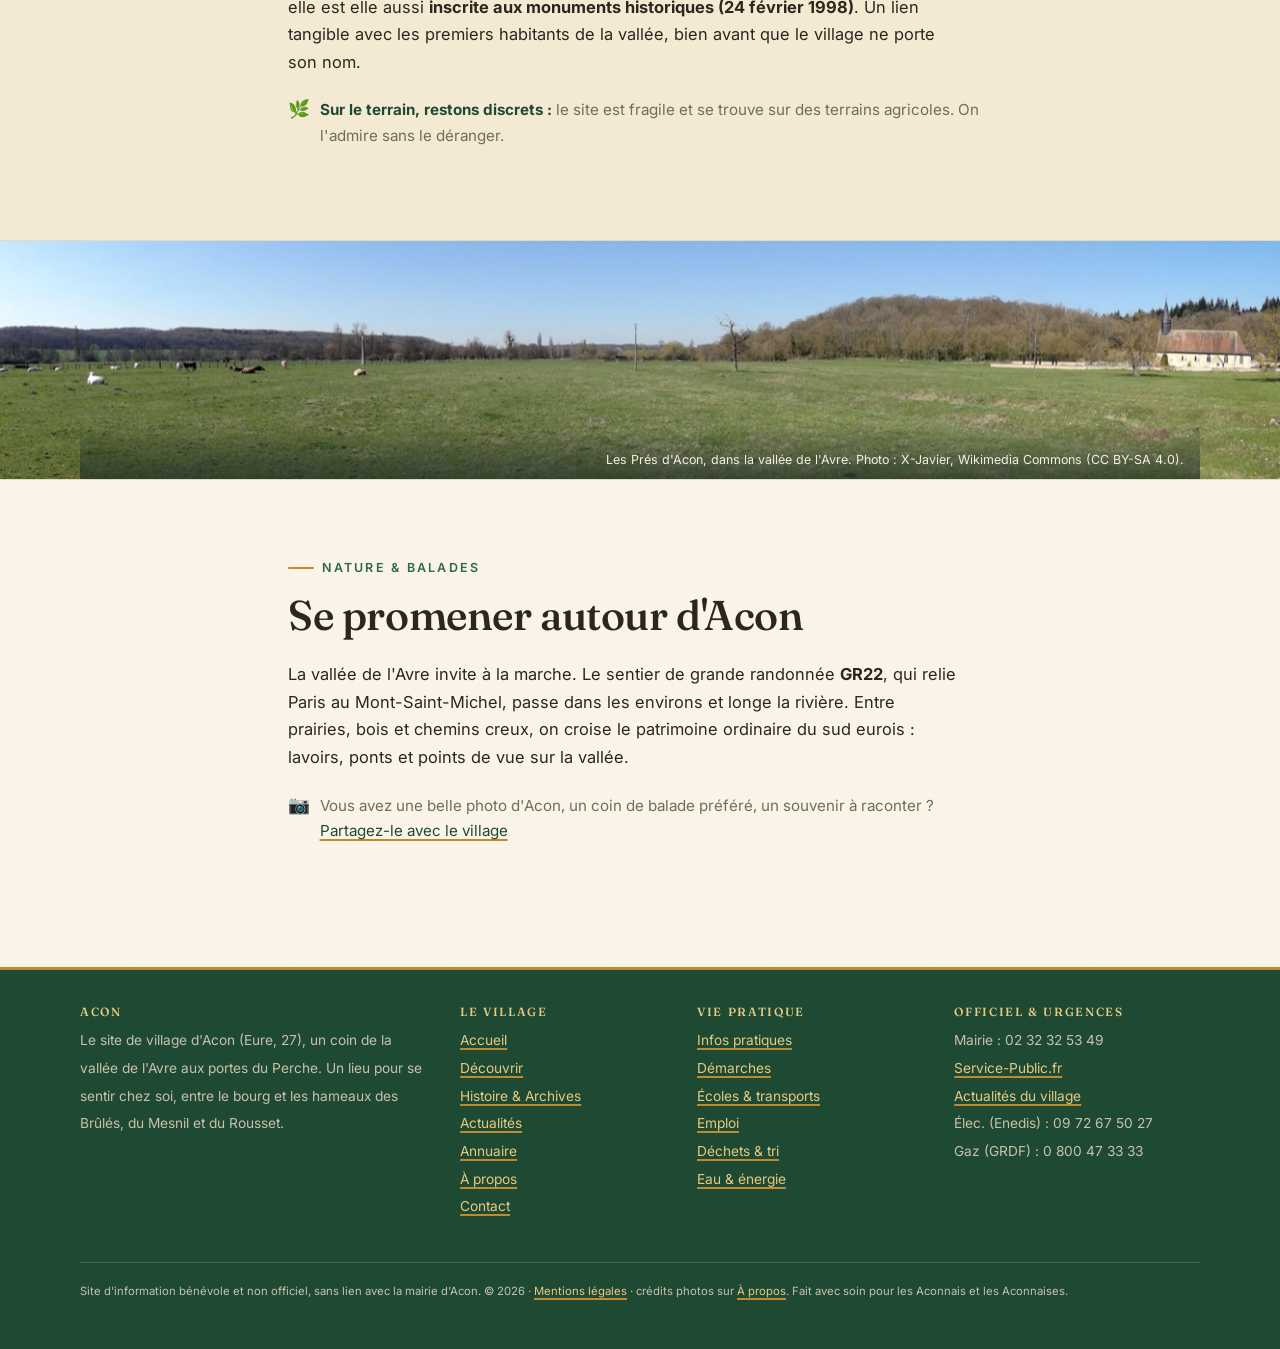
<file: decouvrir.html>
<!DOCTYPE html>
<html lang="fr">
<head>
  <meta charset="utf-8" />
  <meta name="viewport" content="width=device-width, initial-scale=1" />
  <link rel="icon" href="favicon.svg" type="image/svg+xml" />
  <title>Découvrir Acon, village, hameaux, église et vallée de l'Avre</title>
  <meta name="description" content="Découvrir Acon (Eure) : sa situation aux portes du Perche, ses trois hameaux, l'église Saint-Denis (monument historique) et la nécropole dolménique néolithique." />
  <link rel="preconnect" href="https://fonts.googleapis.com" />
  <link rel="preconnect" href="https://fonts.gstatic.com" crossorigin />
  <link href="https://fonts.googleapis.com/css2?family=Fraunces:ital,opsz,wght@0,9..144,400..600;1,9..144,400..500&family=Inter:wght@400;500;600&display=swap" rel="stylesheet" />
  <link rel="stylesheet" href="css/style.css" />
</head>
<body>
  <a class="skip" href="#contenu">Aller au contenu</a>
  <div class="notice">Site bénévole et indépendant, sans lien avec la mairie d'Acon, pour vos démarches officielles, voir <a href="https://www.service-public.fr">service-public.fr</a>.</div>

  <div class="almanach-band" id="today">
    <div class="wrap alm-inner">
      <div class="alm-date"><span class="jour">Aujourd'hui</span><span class="saint"></span></div>
      <div class="meteo"><span class="ico" aria-hidden="true"></span><span class="temp"></span><span class="desc"></span></div>
    </div>
  </div>

  <header class="site-header">
    <div class="wrap bar">
      <a class="brand" href="index.html" aria-label="Accueil, Acon">
        <svg class="crest" viewBox="0 0 32 36" aria-hidden="true"><path d="M3 3 H29 V19 C29 27 23.5 31 16 34 C8.5 31 3 27 3 19 Z" fill="#A5332B" stroke="#C9A15A" stroke-width="2"/><path d="M5 5 H27 V18.6 C27 25.3 22.3 28.8 16 31.5 C9.7 28.8 5 25.3 5 18.6 Z" fill="none" stroke="#E7C982" stroke-width=".7" opacity=".6"/><g fill="#F1CE6E"><g transform="translate(11,11.4) scale(.8)"><path d="M0,-2.6 L0.59,-0.81 L2.47,-0.8 L0.95,0.31 L1.53,2.1 L0,1.04 L-1.53,2.1 L-0.95,0.31 L-2.47,-0.8 L-0.59,-0.81 Z"/></g><g transform="translate(21,11.4) scale(.8)"><path d="M0,-2.6 L0.59,-0.81 L2.47,-0.8 L0.95,0.31 L1.53,2.1 L0,1.04 L-1.53,2.1 L-0.95,0.31 L-2.47,-0.8 L-0.59,-0.81 Z"/></g><g transform="translate(16,18.9) scale(.8)"><path d="M0,-2.6 L0.59,-0.81 L2.47,-0.8 L0.95,0.31 L1.53,2.1 L0,1.04 L-1.53,2.1 L-0.95,0.31 L-2.47,-0.8 L-0.59,-0.81 Z"/></g></g><path d="M8 24 C9.75 24 9.75 22.5 11.5 22.5 C13.75 22.5 13.75 25.2 16 25.2 C18.25 25.2 18.25 22.5 20.5 22.5 C22.25 22.5 22.25 24 24 24" fill="none" stroke="#F1CE6E" stroke-width="1.7" stroke-linecap="round" stroke-linejoin="round"/></svg>
        <span><b>Acon</b><small>Eure · Normandie</small></span>
      </a>
      <button class="nav-toggle" aria-expanded="false" aria-controls="nav">Menu</button>
      <nav class="nav" id="nav" aria-label="Navigation principale">
        <a href="index.html">Accueil</a>
        <a href="decouvrir.html" aria-current="page">Découvrir</a>
        <a href="histoire.html">Histoire &amp; Archives</a>
        <a href="infos-pratiques.html">Infos pratiques</a>
        <a href="entreprises.html">Annuaire</a>
        <a href="apropos.html">À propos</a>
        <a href="contact.html">Contact</a>
      </nav>
    </div>
  </header>

  <main id="contenu">
    <section class="hero">
      <div class="wrap">
        <span class="badge"><span class="dot"></span> Découvrir</span>
        <h1>Le village</h1>
        <p class="lead mesure">Posé de part et d'autre de la vallée de l'Avre, Acon mêle prairies, bois et cours d'eau, un patrimoine ancien et une vie de village tranquille, à la lisière de la Normandie et du Perche.</p>
      </div>
    </section>

    <section class="section">
      <div class="wrap mesure">
        <p class="eyebrow">Situation</p>
        <h2>Aux confins de la Normandie et du Perche</h2>
        <p>Acon est une commune rurale du sud de l'Eure, limitrophe du département de l'Eure-et-Loir (28) et voisine du parc naturel régional du Perche. La route nationale 12 et la rivière Avre traversent le territoire : elles séparent le hameau des Brûlés, d'un côté, du Rousset et du Mesnil, de l'autre.</p>
        <p>Tout autour, les villages de la vallée, Tillières-sur-Avre, Breux-sur-Avre, Nonancourt, Verneuil d'Avre et d'Iton, dessinent un paysage de prairies humides, de haies et de bois où il fait bon marcher.</p>
        <iframe class="carte" title="Carte de situation d'Acon" loading="lazy" src="https://www.openstreetmap.org/export/embed.html?bbox=1.09%2C48.74%2C1.25%2C48.82&amp;layer=mapnik&amp;marker=48.783%2C1.169"></iframe>
        <p class="carte-legende">Acon, dans la vallée de l'Avre (Eure). <a href="https://www.openstreetmap.org/?mlat=48.783&amp;mlon=1.169#map=13/48.783/1.169" target="_blank" rel="noopener">Voir en plein écran sur OpenStreetMap</a>.</p>
      </div>
    </section>

    <section class="section section-alt">
      <div class="wrap">
        <p class="eyebrow kicker">Le territoire</p>
        <h2>Trois hameaux, un village</h2>
        <div class="grid" style="margin-top:1.4rem">
          <div class="card">
            <h3>Les Brûlés</h3>
            <p>Sur une rive de l'Avre, séparé du reste de la commune par la N12. Son nom apparaît autrefois sous la forme « Les Bullez ».</p>
          </div>
          <div class="card">
            <h3>Le Mesnil</h3>
            <p>Anciennement « Le Mesnil-Pipaut », du nom d'une famille présente à l'époque des ducs de Normandie. « Mesnil » désigne un petit domaine rural.</p>
          </div>
          <div class="card">
            <h3>Le Rousset</h3>
            <p>Le hameau où se trouve la mairie, 8 rue de la Mairie. On l'écrivait jadis « Le Roiset ».</p>
          </div>
        </div>
      </div>
    </section>

    <section class="section">
      <div class="wrap mesure">
        <p class="eyebrow">Patrimoine</p>
        <h2>L'église Saint-Denis</h2>
        <p>Détruite pendant la guerre de Cent Ans, l'église Saint-Denis a été rebâtie au XVIᵉ siècle : la nef en 1514, puis le chœur vers 1540. Sous sa voûte de bois se cachent de belles peintures murales de la fin du XVIᵉ siècle et une poutre de gloire figurant le Christ en croix. L'édifice est <strong>inscrit au titre des monuments historiques depuis le 8 janvier 1998</strong>.</p>
      </div>
      <div class="wrap">
        <div class="duo">
          <figure class="photo">
            <img src="assets/photos/eglise-saint-denis-02.jpg" alt="L'église Saint-Denis d'Acon, vue extérieure" loading="lazy">
            <figcaption><b>Église Saint-Denis</b>, reconstruite aux XVIᵉ siècle. Photo : X-Javier, Wikimedia Commons (CC BY-SA 4.0).</figcaption>
          </figure>
          <figure class="photo">
            <img src="assets/photos/eglise-saint-denis-03.jpg" alt="L'église Saint-Denis d'Acon dans son enclos" loading="lazy">
            <figcaption><b>L'église et son enclos</b>, au bord de l'Avre. Photo : X-Javier, Wikimedia Commons (CC BY-SA 4.0).</figcaption>
          </figure>
        </div>
      </div>
    </section>

    <section class="section section-alt">
      <div class="wrap mesure">
        <p class="eyebrow">Un trésor discret</p>
        <h2>La nécropole dolménique des Prés d'Acon</h2>
        <p>Dans la plaine de l'Avre subsiste un ensemble mégalithique exceptionnel : une <strong>nécropole dolménique du Néolithique moyen</strong>, vieille d'environ 5 800 ans et longue d'à peu près 110 mètres, une rareté dans tout le Bassin parisien. Repérée en 1972, elle est elle aussi <strong>inscrite aux monuments historiques (24 février 1998)</strong>. Un lien tangible avec les premiers habitants de la vallée, bien avant que le village ne porte son nom.</p>
        <div class="tip">
          <span class="ico" aria-hidden="true">🌿</span>
          <p><strong>Sur le terrain, restons discrets :</strong> le site est fragile et se trouve sur des terrains agricoles. On l'admire sans le déranger.</p>
        </div>
      </div>
    </section>

    <figure class="banner">
      <img src="assets/photos/pres-acon-01.jpg" alt="Paysage rural de la vallée de l'Avre à Acon">
      <figcaption class="banner-cap wrap">Les Prés d'Acon, dans la vallée de l'Avre. Photo : X-Javier, Wikimedia Commons (CC BY-SA 4.0).</figcaption>
    </figure>

    <section class="section">
      <div class="wrap mesure">
        <p class="eyebrow">Nature &amp; balades</p>
        <h2>Se promener autour d'Acon</h2>
        <p>La vallée de l'Avre invite à la marche. Le sentier de grande randonnée <strong>GR22</strong>, qui relie Paris au Mont-Saint-Michel, passe dans les environs et longe la rivière. Entre prairies, bois et chemins creux, on croise le patrimoine ordinaire du sud eurois : lavoirs, ponts et points de vue sur la vallée.</p>
        <div class="tip">
          <span class="ico" aria-hidden="true">📷</span>
          <p>Vous avez une belle photo d'Acon, un coin de balade préféré, un souvenir à raconter ? <a href="contact.html">Partagez-le avec le village</a></p>
        </div>
      </div>
    </section>
  </main>

  <footer class="site-footer">
    <div class="wrap">
      <div class="cols">
        <div>
          <h3>Acon</h3>
          <p><small>Le site de village d'Acon (Eure, 27), un coin de la vallée de l'Avre aux portes du Perche. Un lieu pour se sentir chez soi, entre le bourg et les hameaux des Brûlés, du Mesnil et du Rousset.</small></p>
        </div>
        <div>
          <h3>Le village</h3>
          <p><small>
            <a href="index.html">Accueil</a><br>
            <a href="decouvrir.html">Découvrir</a><br>
            <a href="histoire.html">Histoire &amp; Archives</a><br>
            <a href="actualites.html">Actualités</a><br>
            <a href="entreprises.html">Annuaire</a><br>
            <a href="apropos.html">À propos</a><br>
            <a href="contact.html">Contact</a>
          </small></p>
        </div>
        <div>
          <h3>Vie pratique</h3>
          <p><small>
            <a href="infos-pratiques.html">Infos pratiques</a><br>
            <a href="demarches.html">Démarches</a><br>
            <a href="ecole.html">Écoles &amp; transports</a><br>
            <a href="emploi.html">Emploi</a><br>
            <a href="dechets.html">Déchets &amp; tri</a><br>
            <a href="eau-energie.html">Eau &amp; énergie</a>
          </small></p>
        </div>
        <div>
          <h3>Officiel &amp; urgences</h3>
          <p><small>
            Mairie : 02 32 32 53 49<br>
            <a href="https://www.service-public.fr">Service-Public.fr</a><br>
            <a href="actualites.html">Actualités du village</a><br>
            Élec. (Enedis) : 09 72 67 50 27<br>
            Gaz (GRDF) : 0 800 47 33 33
          </small></p>
        </div>
      </div>
      <p class="foot-note"><small>Site d'information bénévole et non officiel, sans lien avec la mairie d'Acon. © <span class="js-annee">2026</span> · <a href="mentions-legales.html">Mentions légales</a> · crédits photos sur <a href="apropos.html">À propos</a>. Fait avec soin pour les Aconnais et les Aconnaises.</small></p>
    </div>
  </footer>

  <script src="js/saints.js"></script>
  <script src="js/main.js"></script>
</body>
</html>
</file>
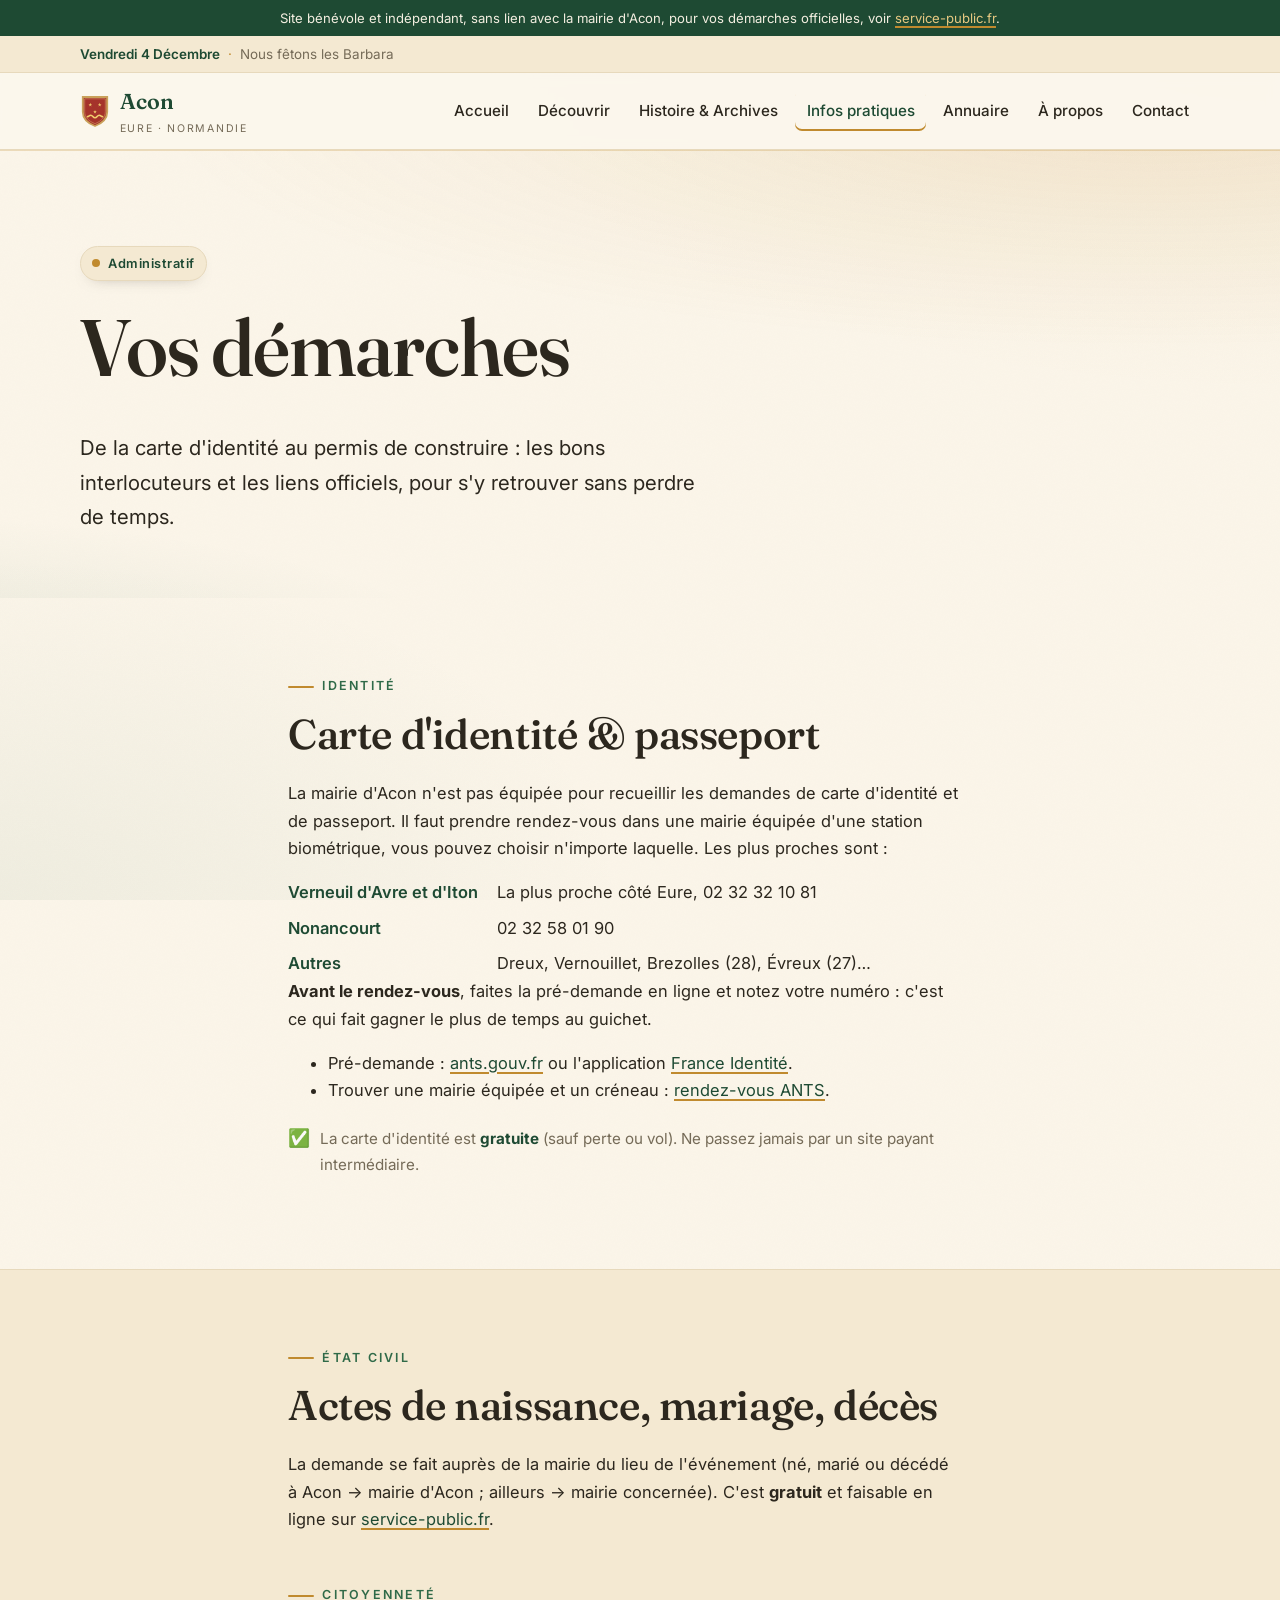
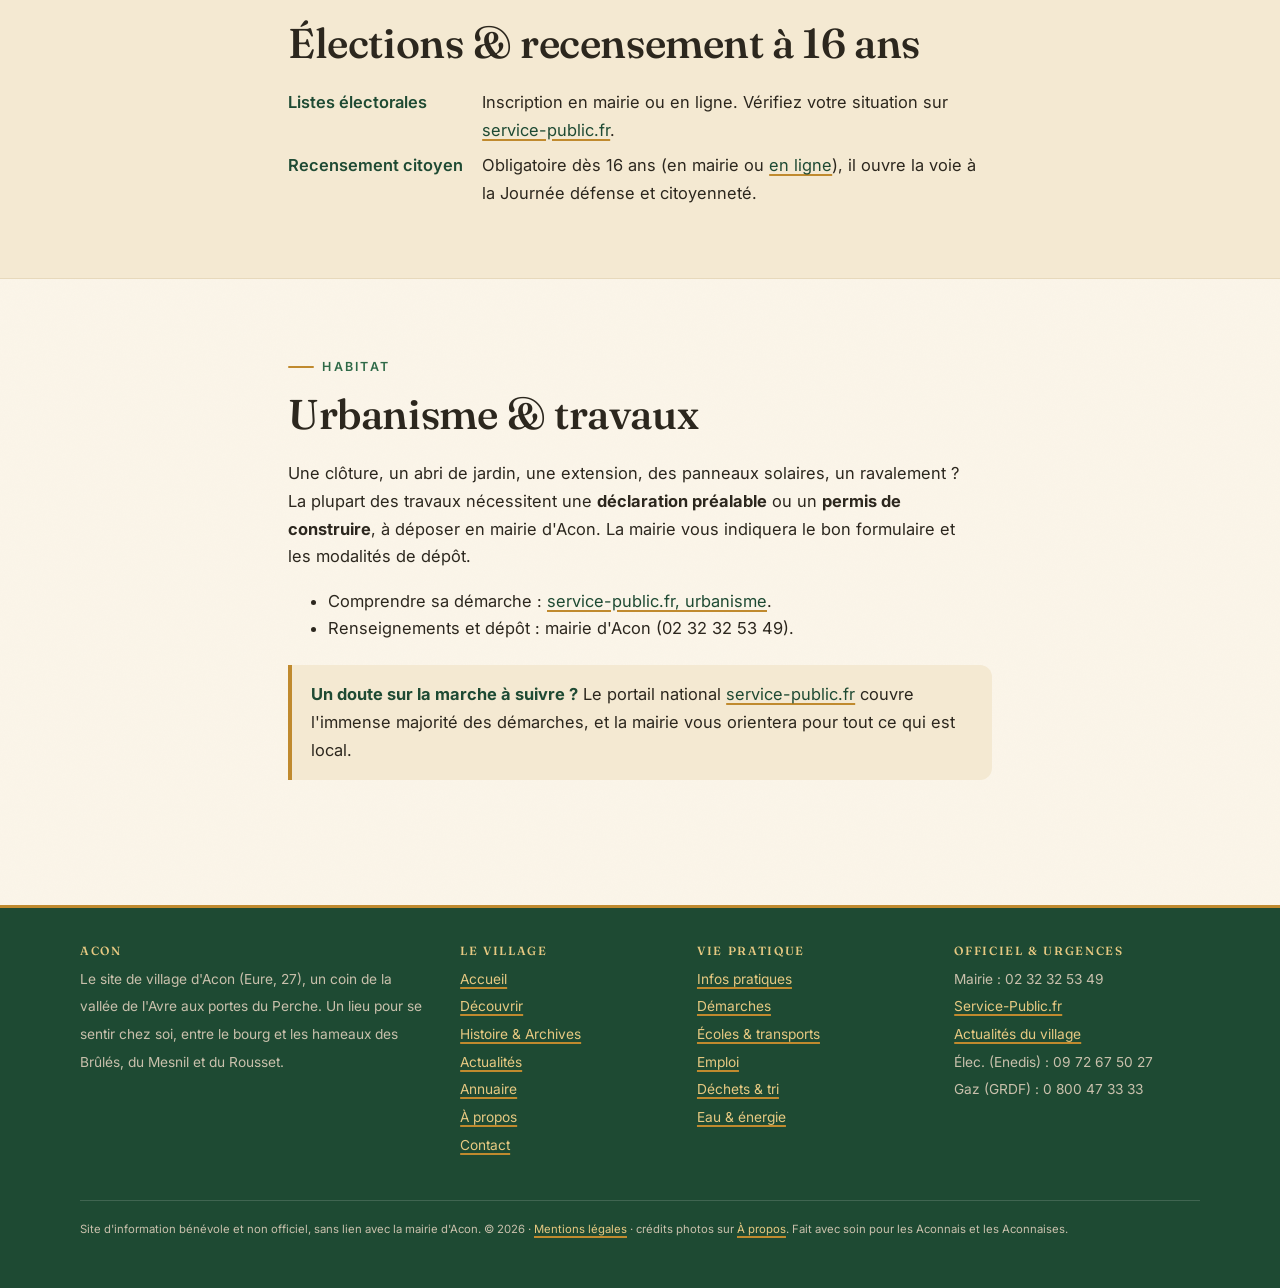
<file: demarches.html>
<!DOCTYPE html>
<html lang="fr">
<head>
  <meta charset="utf-8" />
  <meta name="viewport" content="width=device-width, initial-scale=1" />
  <link rel="icon" href="favicon.svg" type="image/svg+xml" />
  <title>Démarches administratives, Acon (Eure)</title>
  <meta name="description" content="Vos démarches à Acon (Eure) : carte d'identité et passeport, actes d'état civil, listes électorales, recensement citoyen, urbanisme." />
  <link rel="preconnect" href="https://fonts.googleapis.com" />
  <link rel="preconnect" href="https://fonts.gstatic.com" crossorigin />
  <link href="https://fonts.googleapis.com/css2?family=Fraunces:ital,opsz,wght@0,9..144,400..600;1,9..144,400..500&family=Inter:wght@400;500;600&display=swap" rel="stylesheet" />
  <link rel="stylesheet" href="css/style.css" />
</head>
<body>
  <a class="skip" href="#contenu">Aller au contenu</a>
  <div class="notice">Site bénévole et indépendant, sans lien avec la mairie d'Acon, pour vos démarches officielles, voir <a href="https://www.service-public.fr">service-public.fr</a>.</div>

  <div class="almanach-band" id="today">
    <div class="wrap alm-inner">
      <div class="alm-date"><span class="jour">Aujourd'hui</span><span class="saint"></span></div>
      <div class="meteo"><span class="ico" aria-hidden="true"></span><span class="temp"></span><span class="desc"></span></div>
    </div>
  </div>

  <header class="site-header">
    <div class="wrap bar">
      <a class="brand" href="index.html" aria-label="Accueil, Acon">
        <svg class="crest" viewBox="0 0 32 36" aria-hidden="true"><path d="M3 3 H29 V19 C29 27 23.5 31 16 34 C8.5 31 3 27 3 19 Z" fill="#A5332B" stroke="#C9A15A" stroke-width="2"/><path d="M5 5 H27 V18.6 C27 25.3 22.3 28.8 16 31.5 C9.7 28.8 5 25.3 5 18.6 Z" fill="none" stroke="#E7C982" stroke-width=".7" opacity=".6"/><g fill="#F1CE6E"><g transform="translate(11,11.4) scale(.8)"><path d="M0,-2.6 L0.59,-0.81 L2.47,-0.8 L0.95,0.31 L1.53,2.1 L0,1.04 L-1.53,2.1 L-0.95,0.31 L-2.47,-0.8 L-0.59,-0.81 Z"/></g><g transform="translate(21,11.4) scale(.8)"><path d="M0,-2.6 L0.59,-0.81 L2.47,-0.8 L0.95,0.31 L1.53,2.1 L0,1.04 L-1.53,2.1 L-0.95,0.31 L-2.47,-0.8 L-0.59,-0.81 Z"/></g><g transform="translate(16,18.9) scale(.8)"><path d="M0,-2.6 L0.59,-0.81 L2.47,-0.8 L0.95,0.31 L1.53,2.1 L0,1.04 L-1.53,2.1 L-0.95,0.31 L-2.47,-0.8 L-0.59,-0.81 Z"/></g></g><path d="M8 24 C9.75 24 9.75 22.5 11.5 22.5 C13.75 22.5 13.75 25.2 16 25.2 C18.25 25.2 18.25 22.5 20.5 22.5 C22.25 22.5 22.25 24 24 24" fill="none" stroke="#F1CE6E" stroke-width="1.7" stroke-linecap="round" stroke-linejoin="round"/></svg>
        <span><b>Acon</b><small>Eure · Normandie</small></span>
      </a>
      <button class="nav-toggle" aria-expanded="false" aria-controls="nav">Menu</button>
      <nav class="nav" id="nav" aria-label="Navigation principale">
        <a href="index.html">Accueil</a>
        <a href="decouvrir.html">Découvrir</a>
        <a href="histoire.html">Histoire &amp; Archives</a>
        <a href="infos-pratiques.html" aria-current="page">Infos pratiques</a>
        <a href="entreprises.html">Annuaire</a>
        <a href="apropos.html">À propos</a>
        <a href="contact.html">Contact</a>
      </nav>
    </div>
  </header>

  <main id="contenu">
    <section class="hero">
      <div class="wrap">
        <span class="badge"><span class="dot"></span> Administratif</span>
        <h1>Vos démarches</h1>
        <p class="lead mesure">De la carte d'identité au permis de construire : les bons interlocuteurs et les liens officiels, pour s'y retrouver sans perdre de temps.</p>
      </div>
    </section>

    <section class="section">
      <div class="wrap mesure">
        <p class="eyebrow">Identité</p>
        <h2>Carte d'identité &amp; passeport</h2>
        <p>La mairie d'Acon n'est pas équipée pour recueillir les demandes de carte d'identité et de passeport. Il faut prendre rendez-vous dans une mairie équipée d'une station biométrique, vous pouvez choisir n'importe laquelle. Les plus proches sont :</p>
        <dl class="def">
          <dt>Verneuil d'Avre et d'Iton</dt><dd>La plus proche côté Eure, 02 32 32 10 81</dd>
          <dt>Nonancourt</dt><dd>02 32 58 01 90</dd>
          <dt>Autres</dt><dd>Dreux, Vernouillet, Brezolles (28), Évreux (27)…</dd>
        </dl>
        <p><strong>Avant le rendez-vous</strong>, faites la pré-demande en ligne et notez votre numéro : c'est ce qui fait gagner le plus de temps au guichet.</p>
        <ul>
          <li>Pré-demande : <a href="https://ants.gouv.fr/">ants.gouv.fr</a> ou l'application <a href="https://france-identite.gouv.fr/">France Identité</a>.</li>
          <li>Trouver une mairie équipée et un créneau : <a href="https://passeport.ants.gouv.fr/services/geolocaliser-une-mairie-habilitee">rendez-vous ANTS</a>.</li>
        </ul>
        <div class="tip"><span class="ico" aria-hidden="true">✅</span><p>La carte d'identité est <strong>gratuite</strong> (sauf perte ou vol). Ne passez jamais par un site payant intermédiaire.</p></div>
      </div>
    </section>

    <section class="section section-alt">
      <div class="wrap mesure">
        <p class="eyebrow">État civil</p>
        <h2>Actes de naissance, mariage, décès</h2>
        <p>La demande se fait auprès de la mairie du lieu de l'événement (né, marié ou décédé à Acon → mairie d'Acon ; ailleurs → mairie concernée). C'est <strong>gratuit</strong> et faisable en ligne sur <a href="https://www.service-public.fr/particuliers/vosdroits/N359">service-public.fr</a>.</p>

        <p class="eyebrow" style="margin-top:2.2rem">Citoyenneté</p>
        <h2>Élections &amp; recensement à 16 ans</h2>
        <dl class="def">
          <dt>Listes électorales</dt><dd>Inscription en mairie ou en ligne. Vérifiez votre situation sur <a href="https://www.service-public.fr/particuliers/vosdroits/services-en-ligne-et-formulaires/ISE">service-public.fr</a>.</dd>
          <dt>Recensement citoyen</dt><dd>Obligatoire dès 16 ans (en mairie ou <a href="https://www.service-public.fr/particuliers/vosdroits/F870">en ligne</a>), il ouvre la voie à la Journée défense et citoyenneté.</dd>
        </dl>
      </div>
    </section>

    <section class="section">
      <div class="wrap mesure">
        <p class="eyebrow">Habitat</p>
        <h2>Urbanisme &amp; travaux</h2>
        <p>Une clôture, un abri de jardin, une extension, des panneaux solaires, un ravalement ? La plupart des travaux nécessitent une <strong>déclaration préalable</strong> ou un <strong>permis de construire</strong>, à déposer en mairie d'Acon. La mairie vous indiquera le bon formulaire et les modalités de dépôt.</p>
        <ul>
          <li>Comprendre sa démarche : <a href="https://www.service-public.fr/particuliers/vosdroits/N319">service-public.fr, urbanisme</a>.</li>
          <li>Renseignements et dépôt : mairie d'Acon (02 32 32 53 49).</li>
        </ul>
        <div class="callout"><strong>Un doute sur la marche à suivre ?</strong> Le portail national <a href="https://www.service-public.fr">service-public.fr</a> couvre l'immense majorité des démarches, et la mairie vous orientera pour tout ce qui est local.</div>
      </div>
    </section>
  </main>

  <footer class="site-footer">
    <div class="wrap">
      <div class="cols">
        <div>
          <h3>Acon</h3>
          <p><small>Le site de village d'Acon (Eure, 27), un coin de la vallée de l'Avre aux portes du Perche. Un lieu pour se sentir chez soi, entre le bourg et les hameaux des Brûlés, du Mesnil et du Rousset.</small></p>
        </div>
        <div>
          <h3>Le village</h3>
          <p><small>
            <a href="index.html">Accueil</a><br>
            <a href="decouvrir.html">Découvrir</a><br>
            <a href="histoire.html">Histoire &amp; Archives</a><br>
            <a href="actualites.html">Actualités</a><br>
            <a href="entreprises.html">Annuaire</a><br>
            <a href="apropos.html">À propos</a><br>
            <a href="contact.html">Contact</a>
          </small></p>
        </div>
        <div>
          <h3>Vie pratique</h3>
          <p><small>
            <a href="infos-pratiques.html">Infos pratiques</a><br>
            <a href="demarches.html">Démarches</a><br>
            <a href="ecole.html">Écoles &amp; transports</a><br>
            <a href="emploi.html">Emploi</a><br>
            <a href="dechets.html">Déchets &amp; tri</a><br>
            <a href="eau-energie.html">Eau &amp; énergie</a>
          </small></p>
        </div>
        <div>
          <h3>Officiel &amp; urgences</h3>
          <p><small>
            Mairie : 02 32 32 53 49<br>
            <a href="https://www.service-public.fr">Service-Public.fr</a><br>
            <a href="actualites.html">Actualités du village</a><br>
            Élec. (Enedis) : 09 72 67 50 27<br>
            Gaz (GRDF) : 0 800 47 33 33
          </small></p>
        </div>
      </div>
      <p class="foot-note"><small>Site d'information bénévole et non officiel, sans lien avec la mairie d'Acon. © <span class="js-annee">2026</span> · <a href="mentions-legales.html">Mentions légales</a> · crédits photos sur <a href="apropos.html">À propos</a>. Fait avec soin pour les Aconnais et les Aconnaises.</small></p>
    </div>
  </footer>

  <script src="js/saints.js"></script>
  <script src="js/main.js"></script>
</body>
</html>
</file>
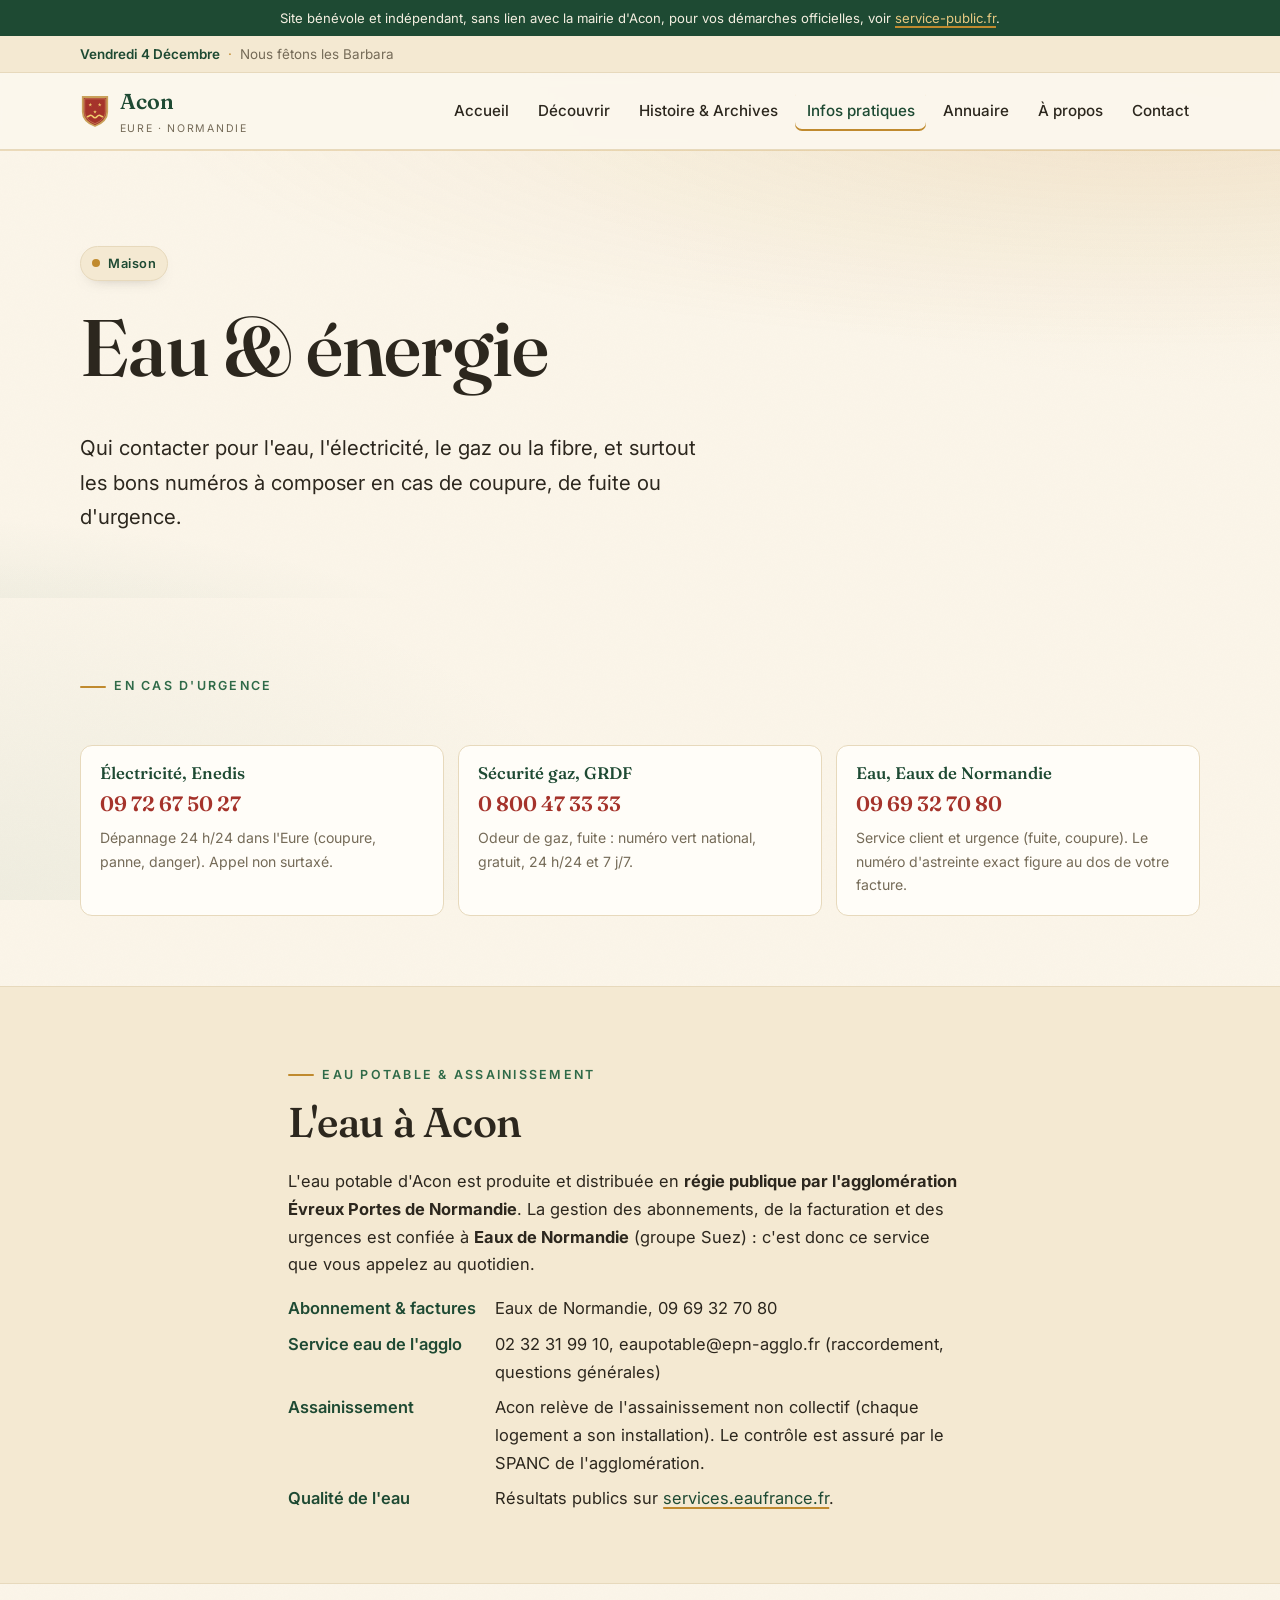
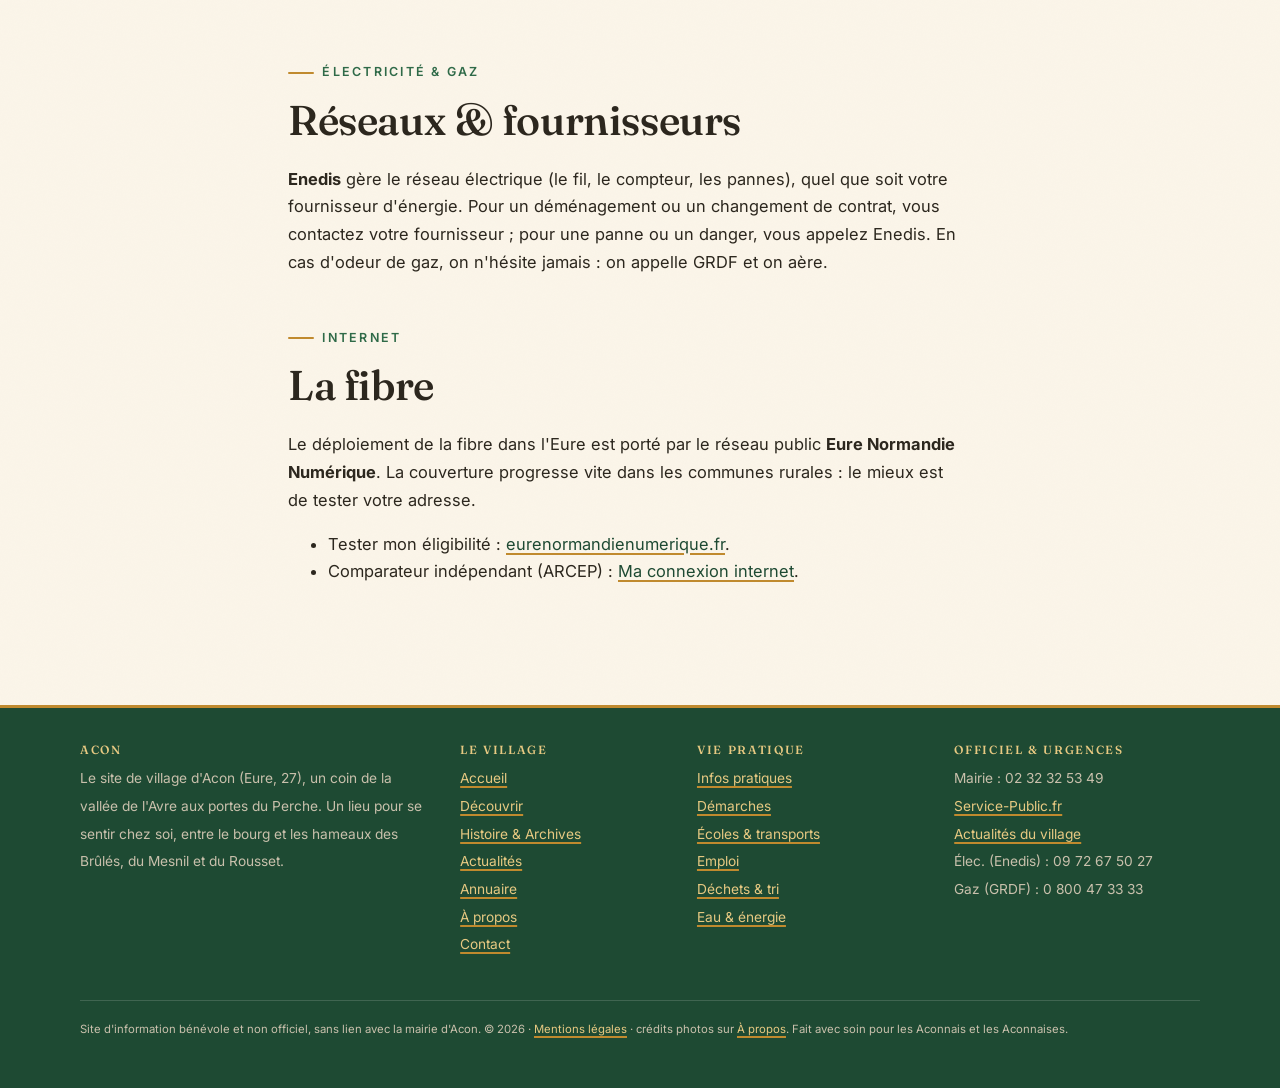
<file: eau-energie.html>
<!DOCTYPE html>
<html lang="fr">
<head>
  <meta charset="utf-8" />
  <meta name="viewport" content="width=device-width, initial-scale=1" />
  <link rel="icon" href="favicon.svg" type="image/svg+xml" />
  <title>Eau &amp; énergie, Acon (Eure) : eau, électricité, gaz, fibre</title>
  <meta name="description" content="Eau, assainissement, électricité, gaz et fibre à Acon (Eure) : fournisseurs, contacts et numéros d'urgence en cas de coupure ou de fuite." />
  <link rel="preconnect" href="https://fonts.googleapis.com" />
  <link rel="preconnect" href="https://fonts.gstatic.com" crossorigin />
  <link href="https://fonts.googleapis.com/css2?family=Fraunces:ital,opsz,wght@0,9..144,400..600;1,9..144,400..500&family=Inter:wght@400;500;600&display=swap" rel="stylesheet" />
  <link rel="stylesheet" href="css/style.css" />
</head>
<body>
  <a class="skip" href="#contenu">Aller au contenu</a>
  <div class="notice">Site bénévole et indépendant, sans lien avec la mairie d'Acon, pour vos démarches officielles, voir <a href="https://www.service-public.fr">service-public.fr</a>.</div>

  <div class="almanach-band" id="today">
    <div class="wrap alm-inner">
      <div class="alm-date"><span class="jour">Aujourd'hui</span><span class="saint"></span></div>
      <div class="meteo"><span class="ico" aria-hidden="true"></span><span class="temp"></span><span class="desc"></span></div>
    </div>
  </div>

  <header class="site-header">
    <div class="wrap bar">
      <a class="brand" href="index.html" aria-label="Accueil, Acon">
        <svg class="crest" viewBox="0 0 32 36" aria-hidden="true"><path d="M3 3 H29 V19 C29 27 23.5 31 16 34 C8.5 31 3 27 3 19 Z" fill="#A5332B" stroke="#C9A15A" stroke-width="2"/><path d="M5 5 H27 V18.6 C27 25.3 22.3 28.8 16 31.5 C9.7 28.8 5 25.3 5 18.6 Z" fill="none" stroke="#E7C982" stroke-width=".7" opacity=".6"/><g fill="#F1CE6E"><g transform="translate(11,11.4) scale(.8)"><path d="M0,-2.6 L0.59,-0.81 L2.47,-0.8 L0.95,0.31 L1.53,2.1 L0,1.04 L-1.53,2.1 L-0.95,0.31 L-2.47,-0.8 L-0.59,-0.81 Z"/></g><g transform="translate(21,11.4) scale(.8)"><path d="M0,-2.6 L0.59,-0.81 L2.47,-0.8 L0.95,0.31 L1.53,2.1 L0,1.04 L-1.53,2.1 L-0.95,0.31 L-2.47,-0.8 L-0.59,-0.81 Z"/></g><g transform="translate(16,18.9) scale(.8)"><path d="M0,-2.6 L0.59,-0.81 L2.47,-0.8 L0.95,0.31 L1.53,2.1 L0,1.04 L-1.53,2.1 L-0.95,0.31 L-2.47,-0.8 L-0.59,-0.81 Z"/></g></g><path d="M8 24 C9.75 24 9.75 22.5 11.5 22.5 C13.75 22.5 13.75 25.2 16 25.2 C18.25 25.2 18.25 22.5 20.5 22.5 C22.25 22.5 22.25 24 24 24" fill="none" stroke="#F1CE6E" stroke-width="1.7" stroke-linecap="round" stroke-linejoin="round"/></svg>
        <span><b>Acon</b><small>Eure · Normandie</small></span>
      </a>
      <button class="nav-toggle" aria-expanded="false" aria-controls="nav">Menu</button>
      <nav class="nav" id="nav" aria-label="Navigation principale">
        <a href="index.html">Accueil</a>
        <a href="decouvrir.html">Découvrir</a>
        <a href="histoire.html">Histoire &amp; Archives</a>
        <a href="infos-pratiques.html" aria-current="page">Infos pratiques</a>
        <a href="entreprises.html">Annuaire</a>
        <a href="apropos.html">À propos</a>
        <a href="contact.html">Contact</a>
      </nav>
    </div>
  </header>

  <main id="contenu">
    <section class="hero">
      <div class="wrap">
        <span class="badge"><span class="dot"></span> Maison</span>
        <h1>Eau &amp; énergie</h1>
        <p class="lead mesure">Qui contacter pour l'eau, l'électricité, le gaz ou la fibre, et surtout les bons numéros à composer en cas de coupure, de fuite ou d'urgence.</p>
      </div>
    </section>

    <section class="section">
      <div class="wrap">
        <p class="eyebrow kicker">En cas d'urgence</p>
        <div class="contacts">
          <div class="contact-card">
            <h3>Électricité, Enedis</h3>
            <p class="num"><a href="tel:+33972675027">09 72 67 50 27</a></p>
            <p>Dépannage 24 h/24 dans l'Eure (coupure, panne, danger). Appel non surtaxé.</p>
          </div>
          <div class="contact-card">
            <h3>Sécurité gaz, GRDF</h3>
            <p class="num"><a href="tel:+33800473333">0 800 47 33 33</a></p>
            <p>Odeur de gaz, fuite : numéro vert national, gratuit, 24 h/24 et 7 j/7.</p>
          </div>
          <div class="contact-card">
            <h3>Eau, Eaux de Normandie</h3>
            <p class="num"><a href="tel:+33969327080">09 69 32 70 80</a></p>
            <p>Service client et urgence (fuite, coupure). Le numéro d'astreinte exact figure au dos de votre facture.</p>
          </div>
        </div>
      </div>
    </section>

    <section class="section section-alt">
      <div class="wrap mesure">
        <p class="eyebrow">Eau potable &amp; assainissement</p>
        <h2>L'eau à Acon</h2>
        <p>L'eau potable d'Acon est produite et distribuée en <strong>régie publique par l'agglomération Évreux Portes de Normandie</strong>. La gestion des abonnements, de la facturation et des urgences est confiée à <strong>Eaux de Normandie</strong> (groupe Suez) : c'est donc ce service que vous appelez au quotidien.</p>
        <dl class="def">
          <dt>Abonnement &amp; factures</dt><dd>Eaux de Normandie, 09 69 32 70 80</dd>
          <dt>Service eau de l'agglo</dt><dd>02 32 31 99 10, eaupotable@epn-agglo.fr (raccordement, questions générales)</dd>
          <dt>Assainissement</dt><dd>Acon relève de l'assainissement non collectif (chaque logement a son installation). Le contrôle est assuré par le SPANC de l'agglomération.</dd>
          <dt>Qualité de l'eau</dt><dd>Résultats publics sur <a href="https://www.services.eaufrance.fr/commune/27002">services.eaufrance.fr</a>.</dd>
        </dl>
      </div>
    </section>

    <section class="section">
      <div class="wrap mesure">
        <p class="eyebrow">Électricité &amp; gaz</p>
        <h2>Réseaux &amp; fournisseurs</h2>
        <p><strong>Enedis</strong> gère le réseau électrique (le fil, le compteur, les pannes), quel que soit votre fournisseur d'énergie. Pour un déménagement ou un changement de contrat, vous contactez votre fournisseur ; pour une panne ou un danger, vous appelez Enedis. En cas d'odeur de gaz, on n'hésite jamais : on appelle GRDF et on aère.</p>

        <p class="eyebrow" style="margin-top:2.2rem">Internet</p>
        <h2>La fibre</h2>
        <p>Le déploiement de la fibre dans l'Eure est porté par le réseau public <strong>Eure Normandie Numérique</strong>. La couverture progresse vite dans les communes rurales : le mieux est de tester votre adresse.</p>
        <ul>
          <li>Tester mon éligibilité : <a href="https://www.eurenormandienumerique.fr/le-reseau-public-de-fibre/tester-mon-eligibilite/">eurenormandienumerique.fr</a>.</li>
          <li>Comparateur indépendant (ARCEP) : <a href="https://maconnexioninternet.arcep.fr">Ma connexion internet</a>.</li>
        </ul>
      </div>
    </section>
  </main>

  <footer class="site-footer">
    <div class="wrap">
      <div class="cols">
        <div>
          <h3>Acon</h3>
          <p><small>Le site de village d'Acon (Eure, 27), un coin de la vallée de l'Avre aux portes du Perche. Un lieu pour se sentir chez soi, entre le bourg et les hameaux des Brûlés, du Mesnil et du Rousset.</small></p>
        </div>
        <div>
          <h3>Le village</h3>
          <p><small>
            <a href="index.html">Accueil</a><br>
            <a href="decouvrir.html">Découvrir</a><br>
            <a href="histoire.html">Histoire &amp; Archives</a><br>
            <a href="actualites.html">Actualités</a><br>
            <a href="entreprises.html">Annuaire</a><br>
            <a href="apropos.html">À propos</a><br>
            <a href="contact.html">Contact</a>
          </small></p>
        </div>
        <div>
          <h3>Vie pratique</h3>
          <p><small>
            <a href="infos-pratiques.html">Infos pratiques</a><br>
            <a href="demarches.html">Démarches</a><br>
            <a href="ecole.html">Écoles &amp; transports</a><br>
            <a href="emploi.html">Emploi</a><br>
            <a href="dechets.html">Déchets &amp; tri</a><br>
            <a href="eau-energie.html">Eau &amp; énergie</a>
          </small></p>
        </div>
        <div>
          <h3>Officiel &amp; urgences</h3>
          <p><small>
            Mairie : 02 32 32 53 49<br>
            <a href="https://www.service-public.fr">Service-Public.fr</a><br>
            <a href="actualites.html">Actualités du village</a><br>
            Élec. (Enedis) : 09 72 67 50 27<br>
            Gaz (GRDF) : 0 800 47 33 33
          </small></p>
        </div>
      </div>
      <p class="foot-note"><small>Site d'information bénévole et non officiel, sans lien avec la mairie d'Acon. © <span class="js-annee">2026</span> · <a href="mentions-legales.html">Mentions légales</a> · crédits photos sur <a href="apropos.html">À propos</a>. Fait avec soin pour les Aconnais et les Aconnaises.</small></p>
    </div>
  </footer>

  <script src="js/saints.js"></script>
  <script src="js/main.js"></script>
</body>
</html>
</file>
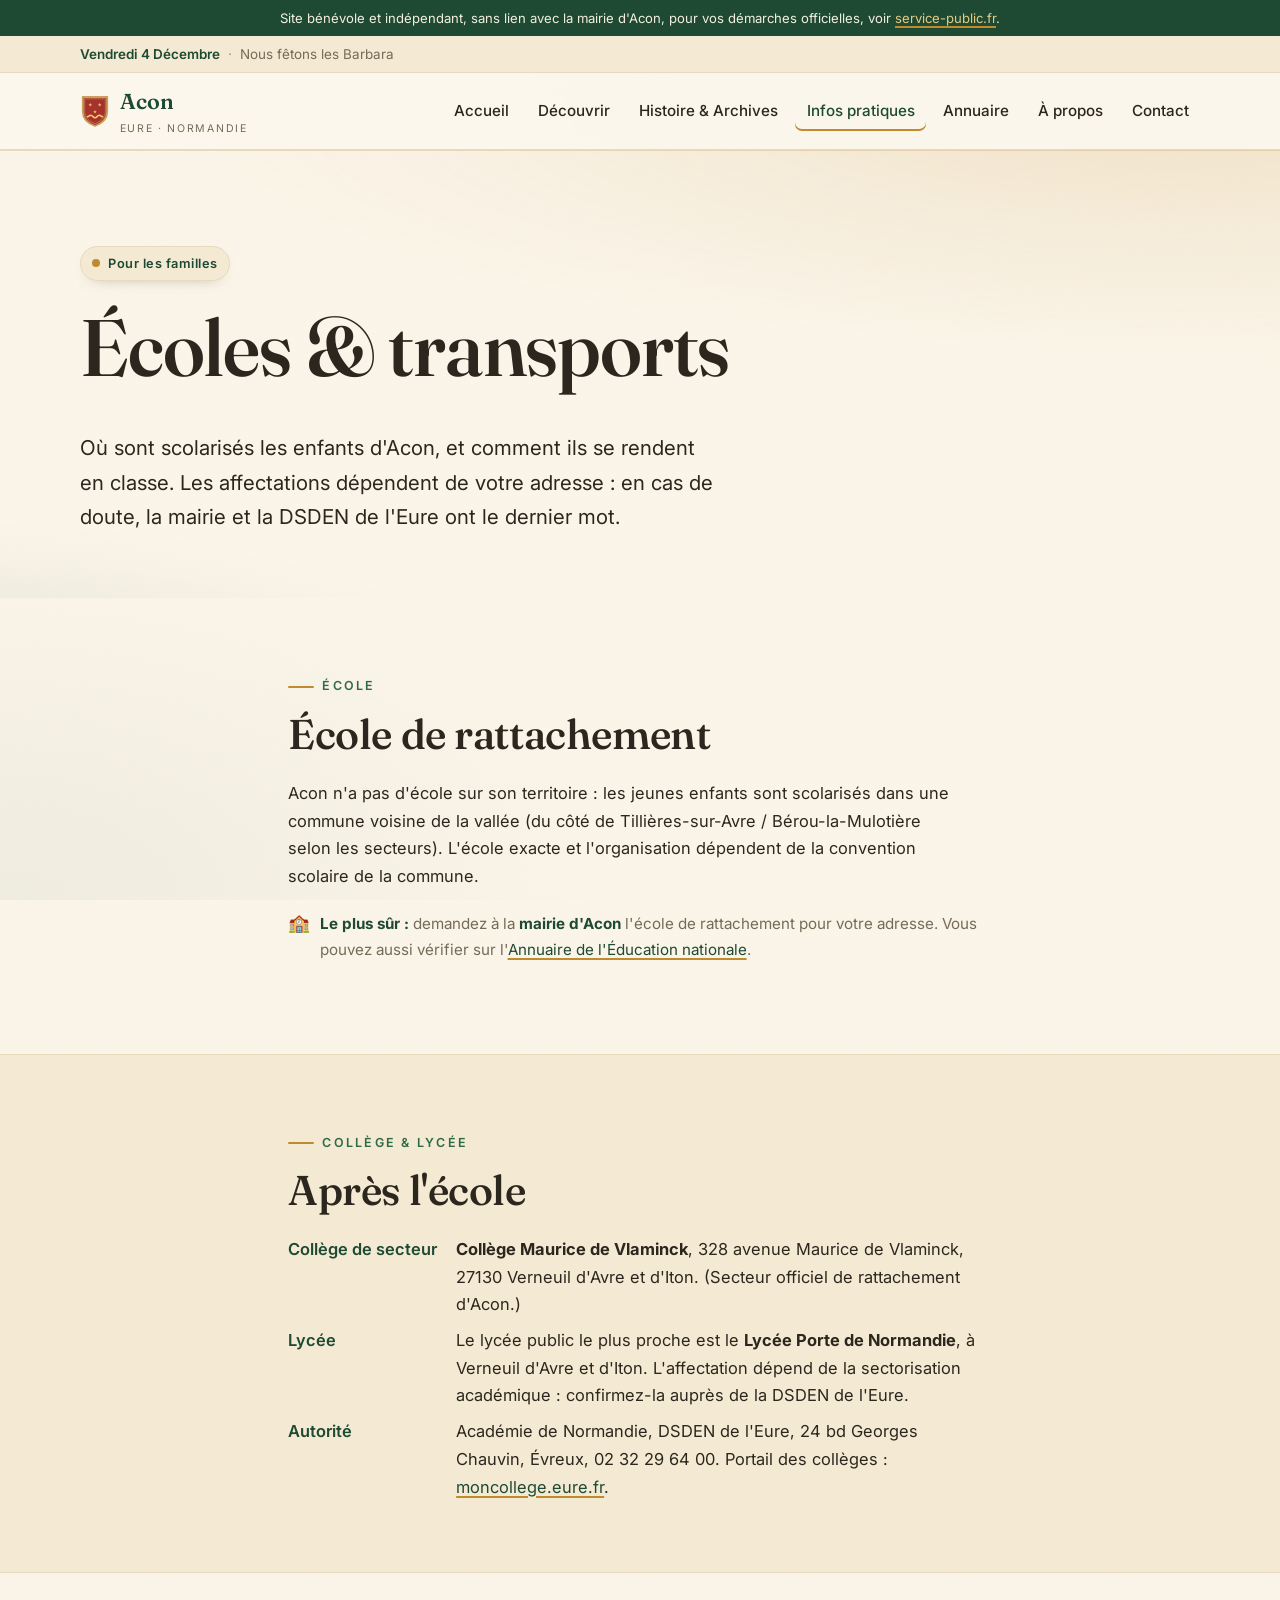
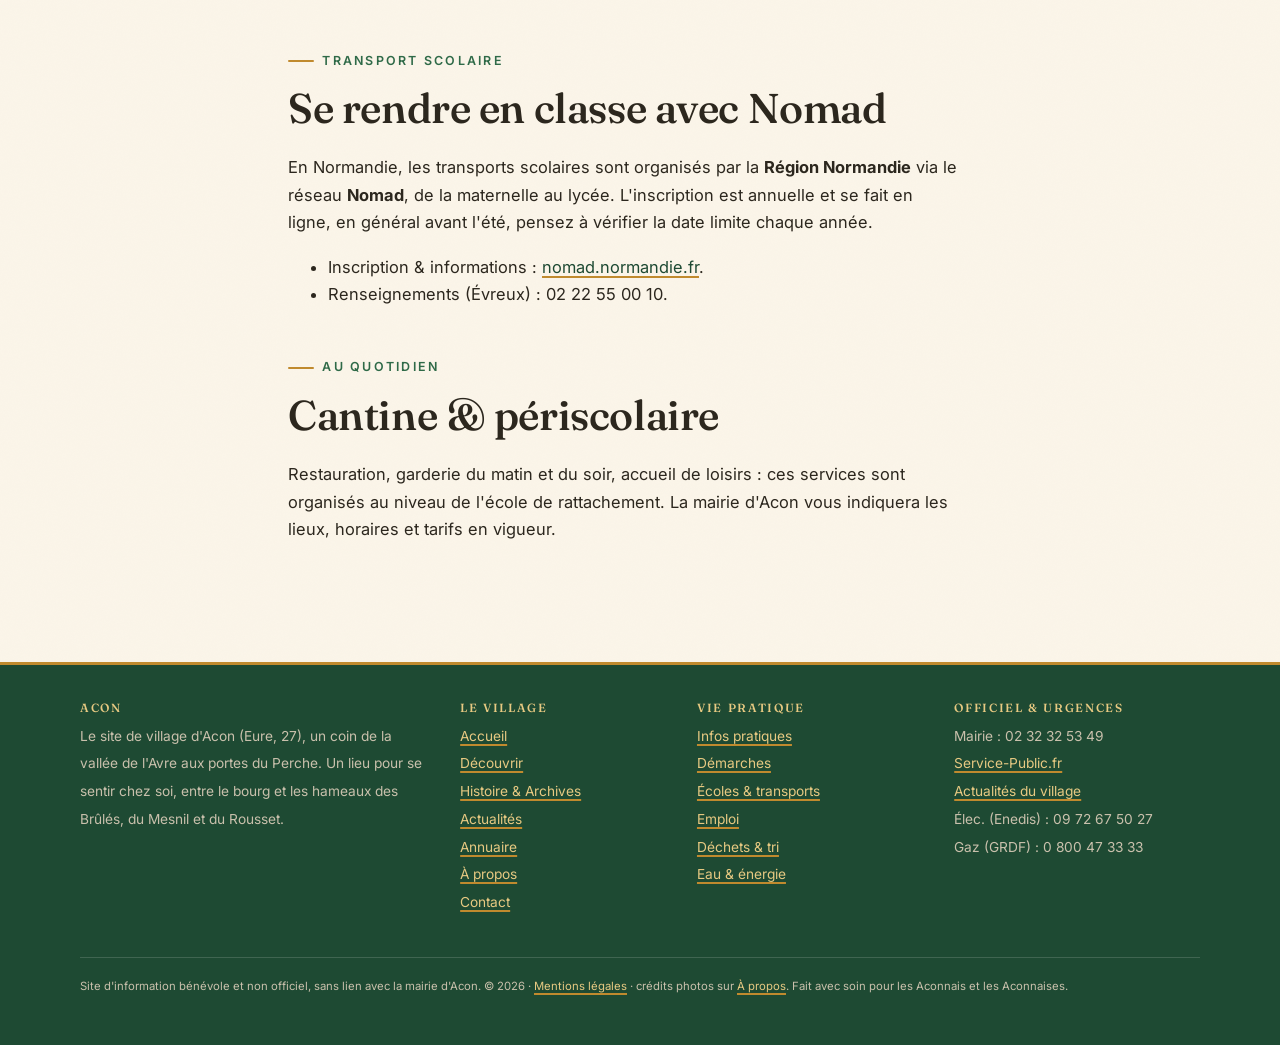
<file: ecole.html>
<!DOCTYPE html>
<html lang="fr">
<head>
  <meta charset="utf-8" />
  <meta name="viewport" content="width=device-width, initial-scale=1" />
  <link rel="icon" href="favicon.svg" type="image/svg+xml" />
  <title>Écoles, collège &amp; transports scolaires, Acon (Eure)</title>
  <meta name="description" content="Scolarité à Acon (Eure) : école de rattachement, collège Maurice de Vlaminck à Verneuil, lycée de secteur, transport scolaire Nomad, académie de Normandie." />
  <link rel="preconnect" href="https://fonts.googleapis.com" />
  <link rel="preconnect" href="https://fonts.gstatic.com" crossorigin />
  <link href="https://fonts.googleapis.com/css2?family=Fraunces:ital,opsz,wght@0,9..144,400..600;1,9..144,400..500&family=Inter:wght@400;500;600&display=swap" rel="stylesheet" />
  <link rel="stylesheet" href="css/style.css" />
</head>
<body>
  <a class="skip" href="#contenu">Aller au contenu</a>
  <div class="notice">Site bénévole et indépendant, sans lien avec la mairie d'Acon, pour vos démarches officielles, voir <a href="https://www.service-public.fr">service-public.fr</a>.</div>

  <div class="almanach-band" id="today">
    <div class="wrap alm-inner">
      <div class="alm-date"><span class="jour">Aujourd'hui</span><span class="saint"></span></div>
      <div class="meteo"><span class="ico" aria-hidden="true"></span><span class="temp"></span><span class="desc"></span></div>
    </div>
  </div>

  <header class="site-header">
    <div class="wrap bar">
      <a class="brand" href="index.html" aria-label="Accueil, Acon">
        <svg class="crest" viewBox="0 0 32 36" aria-hidden="true"><path d="M3 3 H29 V19 C29 27 23.5 31 16 34 C8.5 31 3 27 3 19 Z" fill="#A5332B" stroke="#C9A15A" stroke-width="2"/><path d="M5 5 H27 V18.6 C27 25.3 22.3 28.8 16 31.5 C9.7 28.8 5 25.3 5 18.6 Z" fill="none" stroke="#E7C982" stroke-width=".7" opacity=".6"/><g fill="#F1CE6E"><g transform="translate(11,11.4) scale(.8)"><path d="M0,-2.6 L0.59,-0.81 L2.47,-0.8 L0.95,0.31 L1.53,2.1 L0,1.04 L-1.53,2.1 L-0.95,0.31 L-2.47,-0.8 L-0.59,-0.81 Z"/></g><g transform="translate(21,11.4) scale(.8)"><path d="M0,-2.6 L0.59,-0.81 L2.47,-0.8 L0.95,0.31 L1.53,2.1 L0,1.04 L-1.53,2.1 L-0.95,0.31 L-2.47,-0.8 L-0.59,-0.81 Z"/></g><g transform="translate(16,18.9) scale(.8)"><path d="M0,-2.6 L0.59,-0.81 L2.47,-0.8 L0.95,0.31 L1.53,2.1 L0,1.04 L-1.53,2.1 L-0.95,0.31 L-2.47,-0.8 L-0.59,-0.81 Z"/></g></g><path d="M8 24 C9.75 24 9.75 22.5 11.5 22.5 C13.75 22.5 13.75 25.2 16 25.2 C18.25 25.2 18.25 22.5 20.5 22.5 C22.25 22.5 22.25 24 24 24" fill="none" stroke="#F1CE6E" stroke-width="1.7" stroke-linecap="round" stroke-linejoin="round"/></svg>
        <span><b>Acon</b><small>Eure · Normandie</small></span>
      </a>
      <button class="nav-toggle" aria-expanded="false" aria-controls="nav">Menu</button>
      <nav class="nav" id="nav" aria-label="Navigation principale">
        <a href="index.html">Accueil</a>
        <a href="decouvrir.html">Découvrir</a>
        <a href="histoire.html">Histoire &amp; Archives</a>
        <a href="infos-pratiques.html" aria-current="page">Infos pratiques</a>
        <a href="entreprises.html">Annuaire</a>
        <a href="apropos.html">À propos</a>
        <a href="contact.html">Contact</a>
      </nav>
    </div>
  </header>

  <main id="contenu">
    <section class="hero">
      <div class="wrap">
        <span class="badge"><span class="dot"></span> Pour les familles</span>
        <h1>Écoles &amp; transports</h1>
        <p class="lead mesure">Où sont scolarisés les enfants d'Acon, et comment ils se rendent en classe. Les affectations dépendent de votre adresse : en cas de doute, la mairie et la DSDEN de l'Eure ont le dernier mot.</p>
      </div>
    </section>

    <section class="section">
      <div class="wrap mesure">
        <p class="eyebrow">École</p>
        <h2>École de rattachement</h2>
        <p>Acon n'a pas d'école sur son territoire : les jeunes enfants sont scolarisés dans une commune voisine de la vallée (du côté de Tillières-sur-Avre / Bérou-la-Mulotière selon les secteurs). L'école exacte et l'organisation dépendent de la convention scolaire de la commune.</p>
        <div class="tip"><span class="ico" aria-hidden="true">🏫</span><p><strong>Le plus sûr :</strong> demandez à la <strong>mairie d'Acon</strong> l'école de rattachement pour votre adresse. Vous pouvez aussi vérifier sur l'<a href="https://annuaire-education.fr/">Annuaire de l'Éducation nationale</a>.</p></div>
      </div>
    </section>

    <section class="section section-alt">
      <div class="wrap mesure">
        <p class="eyebrow">Collège &amp; lycée</p>
        <h2>Après l'école</h2>
        <dl class="def">
          <dt>Collège de secteur</dt><dd><strong>Collège Maurice de Vlaminck</strong>, 328 avenue Maurice de Vlaminck, 27130 Verneuil d'Avre et d'Iton. (Secteur officiel de rattachement d'Acon.)</dd>
          <dt>Lycée</dt><dd>Le lycée public le plus proche est le <strong>Lycée Porte de Normandie</strong>, à Verneuil d'Avre et d'Iton. L'affectation dépend de la sectorisation académique : confirmez-la auprès de la DSDEN de l'Eure.</dd>
          <dt>Autorité</dt><dd>Académie de Normandie, DSDEN de l'Eure, 24 bd Georges Chauvin, Évreux, 02 32 29 64 00. Portail des collèges : <a href="https://moncollege.eure.fr/">moncollege.eure.fr</a>.</dd>
        </dl>
      </div>
    </section>

    <section class="section">
      <div class="wrap mesure">
        <p class="eyebrow">Transport scolaire</p>
        <h2>Se rendre en classe avec Nomad</h2>
        <p>En Normandie, les transports scolaires sont organisés par la <strong>Région Normandie</strong> via le réseau <strong>Nomad</strong>, de la maternelle au lycée. L'inscription est annuelle et se fait en ligne, en général avant l'été, pensez à vérifier la date limite chaque année.</p>
        <ul>
          <li>Inscription &amp; informations : <a href="https://nomad.normandie.fr/le-transport-scolaire-0">nomad.normandie.fr</a>.</li>
          <li>Renseignements (Évreux) : 02 22 55 00 10.</li>
        </ul>
        <p class="eyebrow" style="margin-top:2rem">Au quotidien</p>
        <h2>Cantine &amp; périscolaire</h2>
        <p>Restauration, garderie du matin et du soir, accueil de loisirs : ces services sont organisés au niveau de l'école de rattachement. La mairie d'Acon vous indiquera les lieux, horaires et tarifs en vigueur.</p>
      </div>
    </section>
  </main>

  <footer class="site-footer">
    <div class="wrap">
      <div class="cols">
        <div>
          <h3>Acon</h3>
          <p><small>Le site de village d'Acon (Eure, 27), un coin de la vallée de l'Avre aux portes du Perche. Un lieu pour se sentir chez soi, entre le bourg et les hameaux des Brûlés, du Mesnil et du Rousset.</small></p>
        </div>
        <div>
          <h3>Le village</h3>
          <p><small>
            <a href="index.html">Accueil</a><br>
            <a href="decouvrir.html">Découvrir</a><br>
            <a href="histoire.html">Histoire &amp; Archives</a><br>
            <a href="actualites.html">Actualités</a><br>
            <a href="entreprises.html">Annuaire</a><br>
            <a href="apropos.html">À propos</a><br>
            <a href="contact.html">Contact</a>
          </small></p>
        </div>
        <div>
          <h3>Vie pratique</h3>
          <p><small>
            <a href="infos-pratiques.html">Infos pratiques</a><br>
            <a href="demarches.html">Démarches</a><br>
            <a href="ecole.html">Écoles &amp; transports</a><br>
            <a href="emploi.html">Emploi</a><br>
            <a href="dechets.html">Déchets &amp; tri</a><br>
            <a href="eau-energie.html">Eau &amp; énergie</a>
          </small></p>
        </div>
        <div>
          <h3>Officiel &amp; urgences</h3>
          <p><small>
            Mairie : 02 32 32 53 49<br>
            <a href="https://www.service-public.fr">Service-Public.fr</a><br>
            <a href="actualites.html">Actualités du village</a><br>
            Élec. (Enedis) : 09 72 67 50 27<br>
            Gaz (GRDF) : 0 800 47 33 33
          </small></p>
        </div>
      </div>
      <p class="foot-note"><small>Site d'information bénévole et non officiel, sans lien avec la mairie d'Acon. © <span class="js-annee">2026</span> · <a href="mentions-legales.html">Mentions légales</a> · crédits photos sur <a href="apropos.html">À propos</a>. Fait avec soin pour les Aconnais et les Aconnaises.</small></p>
    </div>
  </footer>

  <script src="js/saints.js"></script>
  <script src="js/main.js"></script>
</body>
</html>
</file>
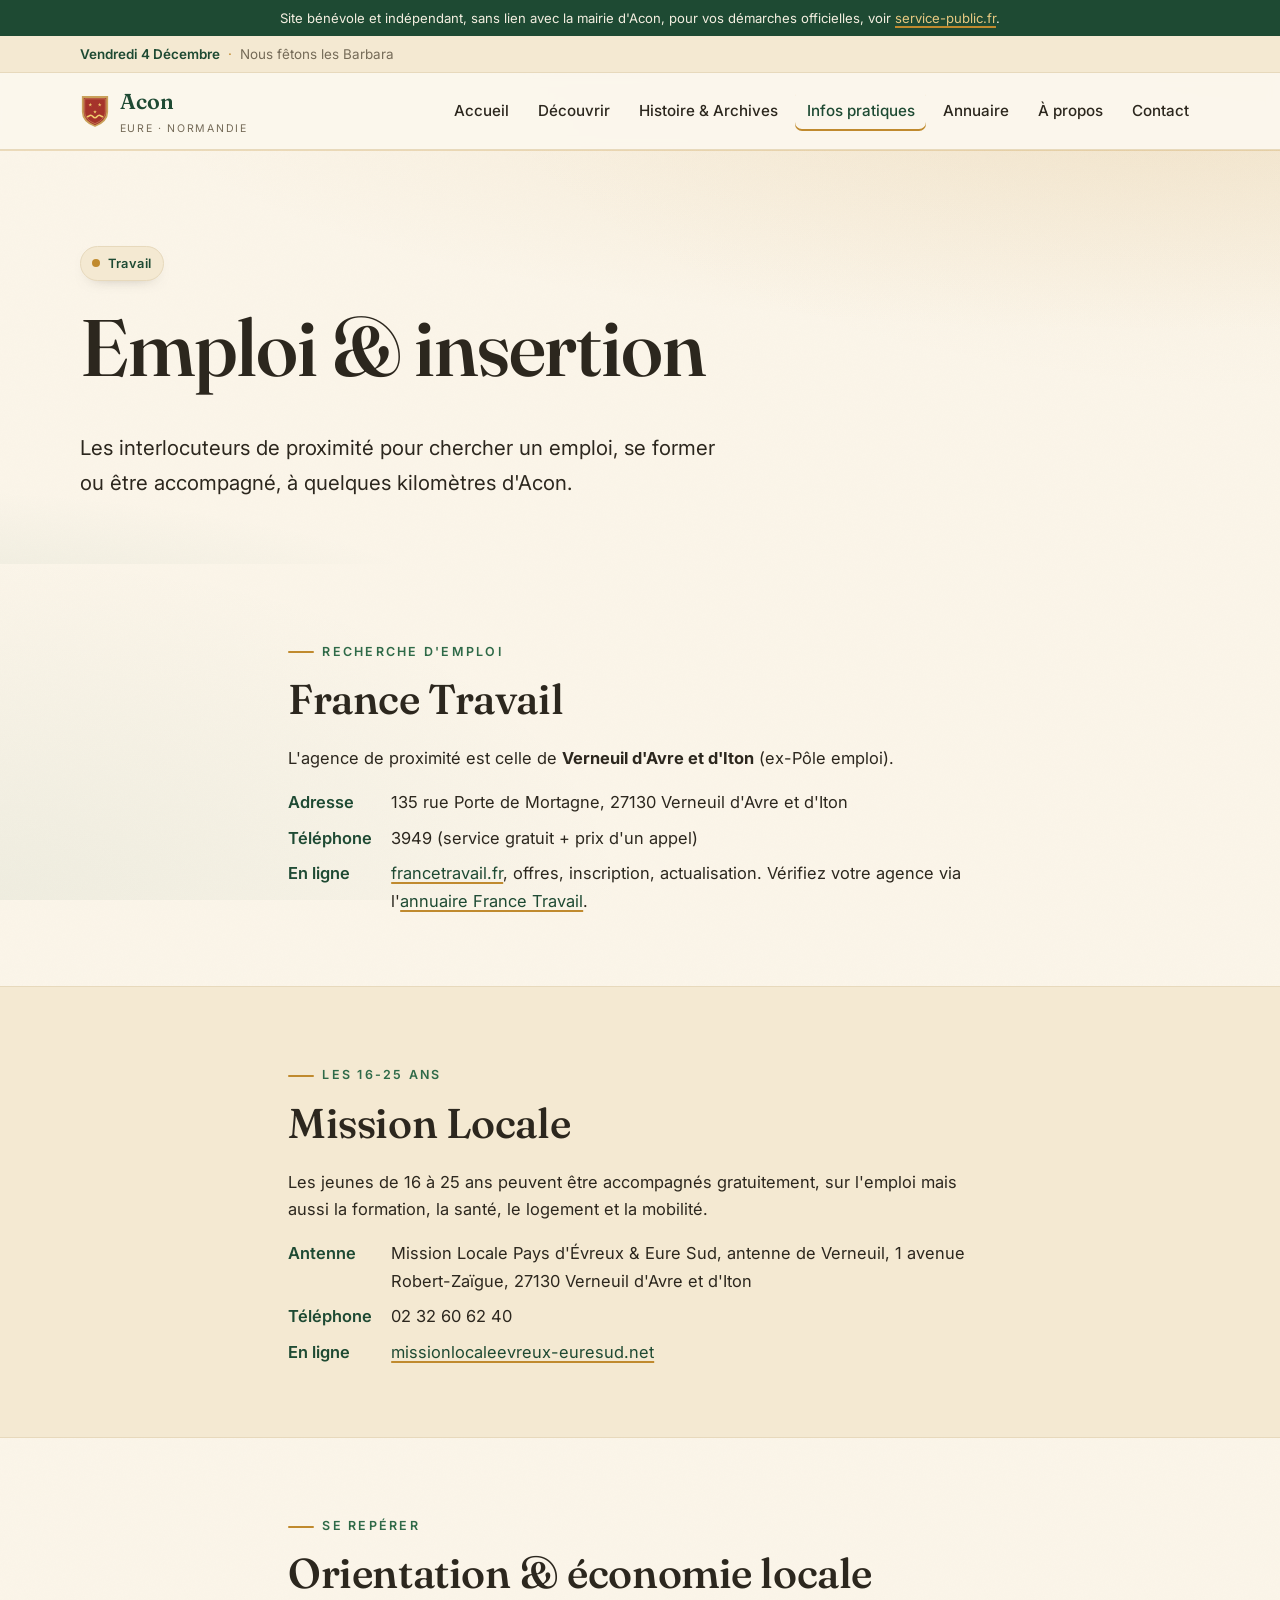
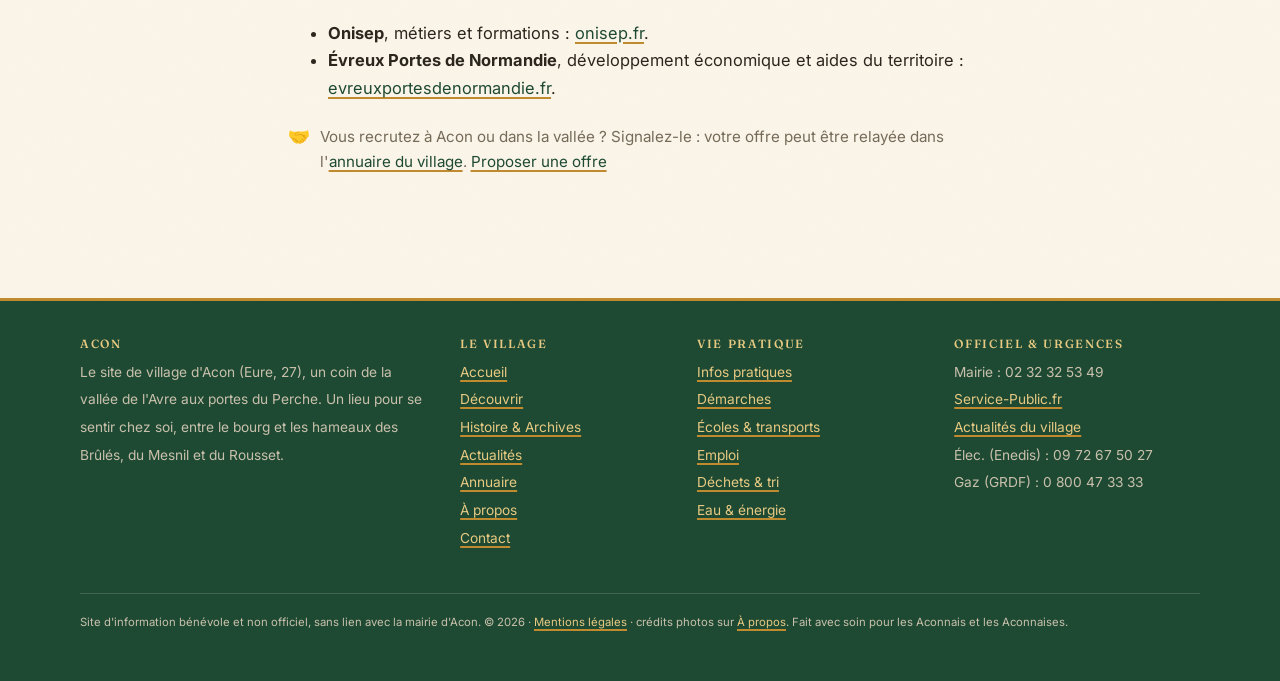
<file: emploi.html>
<!DOCTYPE html>
<html lang="fr">
<head>
  <meta charset="utf-8" />
  <meta name="viewport" content="width=device-width, initial-scale=1" />
  <link rel="icon" href="favicon.svg" type="image/svg+xml" />
  <title>Emploi &amp; insertion, Acon (Eure)</title>
  <meta name="description" content="Emploi près d'Acon (Eure) : agence France Travail de Verneuil, Mission Locale pour les jeunes, orientation et insertion." />
  <link rel="preconnect" href="https://fonts.googleapis.com" />
  <link rel="preconnect" href="https://fonts.gstatic.com" crossorigin />
  <link href="https://fonts.googleapis.com/css2?family=Fraunces:ital,opsz,wght@0,9..144,400..600;1,9..144,400..500&family=Inter:wght@400;500;600&display=swap" rel="stylesheet" />
  <link rel="stylesheet" href="css/style.css" />
</head>
<body>
  <a class="skip" href="#contenu">Aller au contenu</a>
  <div class="notice">Site bénévole et indépendant, sans lien avec la mairie d'Acon, pour vos démarches officielles, voir <a href="https://www.service-public.fr">service-public.fr</a>.</div>

  <div class="almanach-band" id="today">
    <div class="wrap alm-inner">
      <div class="alm-date"><span class="jour">Aujourd'hui</span><span class="saint"></span></div>
      <div class="meteo"><span class="ico" aria-hidden="true"></span><span class="temp"></span><span class="desc"></span></div>
    </div>
  </div>

  <header class="site-header">
    <div class="wrap bar">
      <a class="brand" href="index.html" aria-label="Accueil, Acon">
        <svg class="crest" viewBox="0 0 32 36" aria-hidden="true"><path d="M3 3 H29 V19 C29 27 23.5 31 16 34 C8.5 31 3 27 3 19 Z" fill="#A5332B" stroke="#C9A15A" stroke-width="2"/><path d="M5 5 H27 V18.6 C27 25.3 22.3 28.8 16 31.5 C9.7 28.8 5 25.3 5 18.6 Z" fill="none" stroke="#E7C982" stroke-width=".7" opacity=".6"/><g fill="#F1CE6E"><g transform="translate(11,11.4) scale(.8)"><path d="M0,-2.6 L0.59,-0.81 L2.47,-0.8 L0.95,0.31 L1.53,2.1 L0,1.04 L-1.53,2.1 L-0.95,0.31 L-2.47,-0.8 L-0.59,-0.81 Z"/></g><g transform="translate(21,11.4) scale(.8)"><path d="M0,-2.6 L0.59,-0.81 L2.47,-0.8 L0.95,0.31 L1.53,2.1 L0,1.04 L-1.53,2.1 L-0.95,0.31 L-2.47,-0.8 L-0.59,-0.81 Z"/></g><g transform="translate(16,18.9) scale(.8)"><path d="M0,-2.6 L0.59,-0.81 L2.47,-0.8 L0.95,0.31 L1.53,2.1 L0,1.04 L-1.53,2.1 L-0.95,0.31 L-2.47,-0.8 L-0.59,-0.81 Z"/></g></g><path d="M8 24 C9.75 24 9.75 22.5 11.5 22.5 C13.75 22.5 13.75 25.2 16 25.2 C18.25 25.2 18.25 22.5 20.5 22.5 C22.25 22.5 22.25 24 24 24" fill="none" stroke="#F1CE6E" stroke-width="1.7" stroke-linecap="round" stroke-linejoin="round"/></svg>
        <span><b>Acon</b><small>Eure · Normandie</small></span>
      </a>
      <button class="nav-toggle" aria-expanded="false" aria-controls="nav">Menu</button>
      <nav class="nav" id="nav" aria-label="Navigation principale">
        <a href="index.html">Accueil</a>
        <a href="decouvrir.html">Découvrir</a>
        <a href="histoire.html">Histoire &amp; Archives</a>
        <a href="infos-pratiques.html" aria-current="page">Infos pratiques</a>
        <a href="entreprises.html">Annuaire</a>
        <a href="apropos.html">À propos</a>
        <a href="contact.html">Contact</a>
      </nav>
    </div>
  </header>

  <main id="contenu">
    <section class="hero">
      <div class="wrap">
        <span class="badge"><span class="dot"></span> Travail</span>
        <h1>Emploi &amp; insertion</h1>
        <p class="lead mesure">Les interlocuteurs de proximité pour chercher un emploi, se former ou être accompagné, à quelques kilomètres d'Acon.</p>
      </div>
    </section>

    <section class="section">
      <div class="wrap mesure">
        <p class="eyebrow">Recherche d'emploi</p>
        <h2>France Travail</h2>
        <p>L'agence de proximité est celle de <strong>Verneuil d'Avre et d'Iton</strong> (ex-Pôle emploi).</p>
        <dl class="def">
          <dt>Adresse</dt><dd>135 rue Porte de Mortagne, 27130 Verneuil d'Avre et d'Iton</dd>
          <dt>Téléphone</dt><dd>3949 (service gratuit + prix d'un appel)</dd>
          <dt>En ligne</dt><dd><a href="https://www.francetravail.fr/">francetravail.fr</a>, offres, inscription, actualisation. Vérifiez votre agence via l'<a href="https://www.francetravail.fr/annuaire/">annuaire France Travail</a>.</dd>
        </dl>
      </div>
    </section>

    <section class="section section-alt">
      <div class="wrap mesure">
        <p class="eyebrow">Les 16-25 ans</p>
        <h2>Mission Locale</h2>
        <p>Les jeunes de 16 à 25 ans peuvent être accompagnés gratuitement, sur l'emploi mais aussi la formation, la santé, le logement et la mobilité.</p>
        <dl class="def">
          <dt>Antenne</dt><dd>Mission Locale Pays d'Évreux &amp; Eure Sud, antenne de Verneuil, 1 avenue Robert-Zaïgue, 27130 Verneuil d'Avre et d'Iton</dd>
          <dt>Téléphone</dt><dd>02 32 60 62 40</dd>
          <dt>En ligne</dt><dd><a href="https://missionlocaleevreux-euresud.net/">missionlocaleevreux-euresud.net</a></dd>
        </dl>
      </div>
    </section>

    <section class="section">
      <div class="wrap mesure">
        <p class="eyebrow">Se repérer</p>
        <h2>Orientation &amp; économie locale</h2>
        <ul>
          <li><strong>Onisep</strong>, métiers et formations : <a href="https://www.onisep.fr/">onisep.fr</a>.</li>
          <li><strong>Évreux Portes de Normandie</strong>, développement économique et aides du territoire : <a href="https://www.evreuxportesdenormandie.fr">evreuxportesdenormandie.fr</a>.</li>
        </ul>
        <div class="tip"><span class="ico" aria-hidden="true">🤝</span><p>Vous recrutez à Acon ou dans la vallée ? Signalez-le : votre offre peut être relayée dans l'<a href="entreprises.html">annuaire du village</a>. <a href="contact.html">Proposer une offre</a></p></div>
      </div>
    </section>
  </main>

  <footer class="site-footer">
    <div class="wrap">
      <div class="cols">
        <div>
          <h3>Acon</h3>
          <p><small>Le site de village d'Acon (Eure, 27), un coin de la vallée de l'Avre aux portes du Perche. Un lieu pour se sentir chez soi, entre le bourg et les hameaux des Brûlés, du Mesnil et du Rousset.</small></p>
        </div>
        <div>
          <h3>Le village</h3>
          <p><small>
            <a href="index.html">Accueil</a><br>
            <a href="decouvrir.html">Découvrir</a><br>
            <a href="histoire.html">Histoire &amp; Archives</a><br>
            <a href="actualites.html">Actualités</a><br>
            <a href="entreprises.html">Annuaire</a><br>
            <a href="apropos.html">À propos</a><br>
            <a href="contact.html">Contact</a>
          </small></p>
        </div>
        <div>
          <h3>Vie pratique</h3>
          <p><small>
            <a href="infos-pratiques.html">Infos pratiques</a><br>
            <a href="demarches.html">Démarches</a><br>
            <a href="ecole.html">Écoles &amp; transports</a><br>
            <a href="emploi.html">Emploi</a><br>
            <a href="dechets.html">Déchets &amp; tri</a><br>
            <a href="eau-energie.html">Eau &amp; énergie</a>
          </small></p>
        </div>
        <div>
          <h3>Officiel &amp; urgences</h3>
          <p><small>
            Mairie : 02 32 32 53 49<br>
            <a href="https://www.service-public.fr">Service-Public.fr</a><br>
            <a href="actualites.html">Actualités du village</a><br>
            Élec. (Enedis) : 09 72 67 50 27<br>
            Gaz (GRDF) : 0 800 47 33 33
          </small></p>
        </div>
      </div>
      <p class="foot-note"><small>Site d'information bénévole et non officiel, sans lien avec la mairie d'Acon. © <span class="js-annee">2026</span> · <a href="mentions-legales.html">Mentions légales</a> · crédits photos sur <a href="apropos.html">À propos</a>. Fait avec soin pour les Aconnais et les Aconnaises.</small></p>
    </div>
  </footer>

  <script src="js/saints.js"></script>
  <script src="js/main.js"></script>
</body>
</html>
</file>
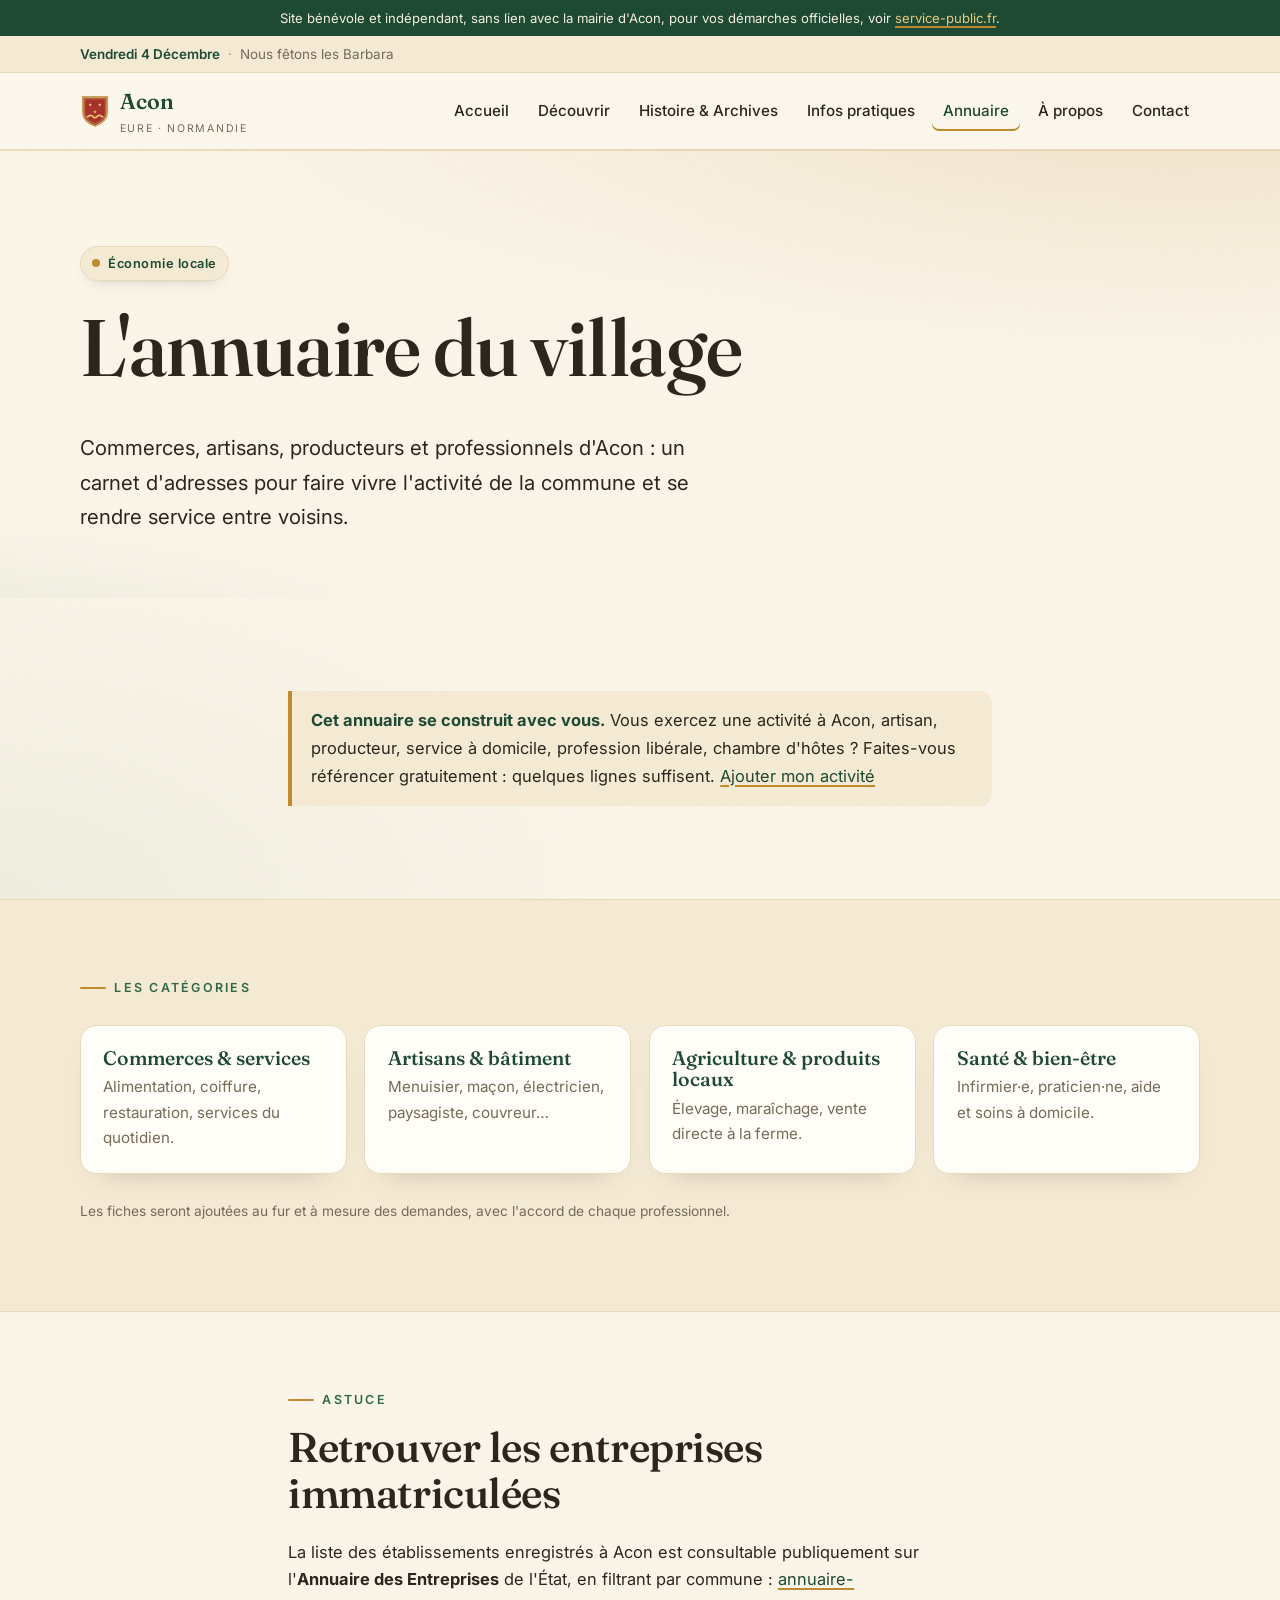
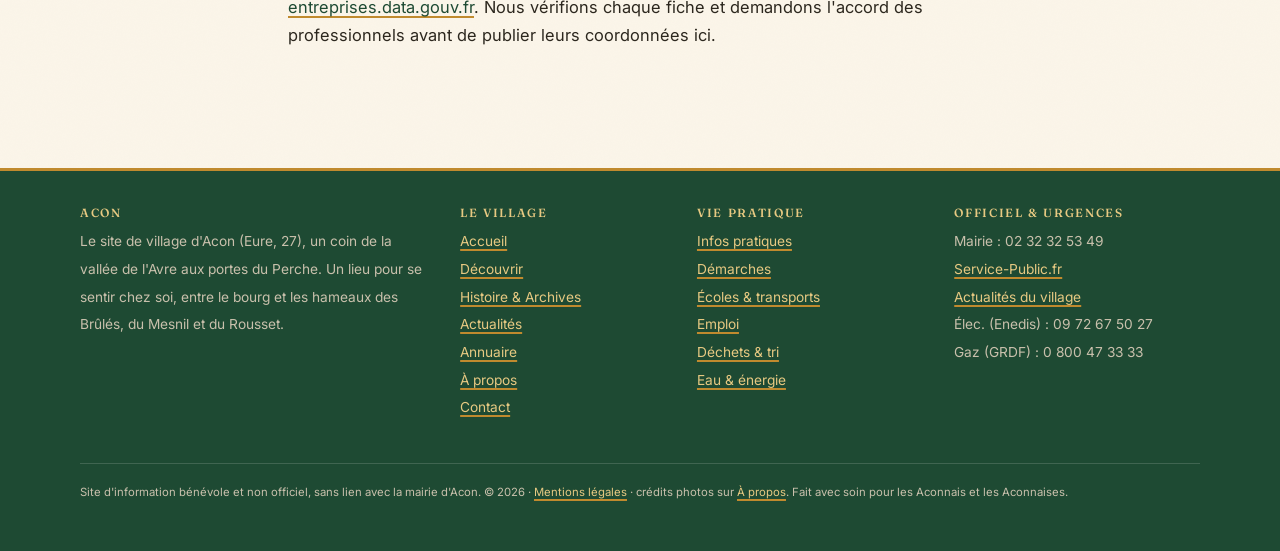
<file: entreprises.html>
<!DOCTYPE html>
<html lang="fr">
<head>
  <meta charset="utf-8" />
  <meta name="viewport" content="width=device-width, initial-scale=1" />
  <link rel="icon" href="favicon.svg" type="image/svg+xml" />
  <title>Annuaire des entreprises &amp; services d'Acon (Eure)</title>
  <meta name="description" content="Annuaire des commerces, artisans, producteurs et services installés à Acon (Eure). Faites-vous connaître gratuitement." />
  <link rel="preconnect" href="https://fonts.googleapis.com" />
  <link rel="preconnect" href="https://fonts.gstatic.com" crossorigin />
  <link href="https://fonts.googleapis.com/css2?family=Fraunces:ital,opsz,wght@0,9..144,400..600;1,9..144,400..500&family=Inter:wght@400;500;600&display=swap" rel="stylesheet" />
  <link rel="stylesheet" href="css/style.css" />
</head>
<body>
  <a class="skip" href="#contenu">Aller au contenu</a>
  <div class="notice">Site bénévole et indépendant, sans lien avec la mairie d'Acon, pour vos démarches officielles, voir <a href="https://www.service-public.fr">service-public.fr</a>.</div>

  <div class="almanach-band" id="today">
    <div class="wrap alm-inner">
      <div class="alm-date"><span class="jour">Aujourd'hui</span><span class="saint"></span></div>
      <div class="meteo"><span class="ico" aria-hidden="true"></span><span class="temp"></span><span class="desc"></span></div>
    </div>
  </div>

  <header class="site-header">
    <div class="wrap bar">
      <a class="brand" href="index.html" aria-label="Accueil, Acon">
        <svg class="crest" viewBox="0 0 32 36" aria-hidden="true"><path d="M3 3 H29 V19 C29 27 23.5 31 16 34 C8.5 31 3 27 3 19 Z" fill="#A5332B" stroke="#C9A15A" stroke-width="2"/><path d="M5 5 H27 V18.6 C27 25.3 22.3 28.8 16 31.5 C9.7 28.8 5 25.3 5 18.6 Z" fill="none" stroke="#E7C982" stroke-width=".7" opacity=".6"/><g fill="#F1CE6E"><g transform="translate(11,11.4) scale(.8)"><path d="M0,-2.6 L0.59,-0.81 L2.47,-0.8 L0.95,0.31 L1.53,2.1 L0,1.04 L-1.53,2.1 L-0.95,0.31 L-2.47,-0.8 L-0.59,-0.81 Z"/></g><g transform="translate(21,11.4) scale(.8)"><path d="M0,-2.6 L0.59,-0.81 L2.47,-0.8 L0.95,0.31 L1.53,2.1 L0,1.04 L-1.53,2.1 L-0.95,0.31 L-2.47,-0.8 L-0.59,-0.81 Z"/></g><g transform="translate(16,18.9) scale(.8)"><path d="M0,-2.6 L0.59,-0.81 L2.47,-0.8 L0.95,0.31 L1.53,2.1 L0,1.04 L-1.53,2.1 L-0.95,0.31 L-2.47,-0.8 L-0.59,-0.81 Z"/></g></g><path d="M8 24 C9.75 24 9.75 22.5 11.5 22.5 C13.75 22.5 13.75 25.2 16 25.2 C18.25 25.2 18.25 22.5 20.5 22.5 C22.25 22.5 22.25 24 24 24" fill="none" stroke="#F1CE6E" stroke-width="1.7" stroke-linecap="round" stroke-linejoin="round"/></svg>
        <span><b>Acon</b><small>Eure · Normandie</small></span>
      </a>
      <button class="nav-toggle" aria-expanded="false" aria-controls="nav">Menu</button>
      <nav class="nav" id="nav" aria-label="Navigation principale">
        <a href="index.html">Accueil</a>
        <a href="decouvrir.html">Découvrir</a>
        <a href="histoire.html">Histoire &amp; Archives</a>
        <a href="infos-pratiques.html">Infos pratiques</a>
        <a href="entreprises.html" aria-current="page">Annuaire</a>
        <a href="apropos.html">À propos</a>
        <a href="contact.html">Contact</a>
      </nav>
    </div>
  </header>

  <main id="contenu">
    <section class="hero">
      <div class="wrap">
        <span class="badge"><span class="dot"></span> Économie locale</span>
        <h1>L'annuaire du village</h1>
        <p class="lead mesure">Commerces, artisans, producteurs et professionnels d'Acon : un carnet d'adresses pour faire vivre l'activité de la commune et se rendre service entre voisins.</p>
      </div>
    </section>

    <section class="section">
      <div class="wrap mesure">
        <div class="callout">
          <strong>Cet annuaire se construit avec vous.</strong> Vous exercez une activité à Acon, artisan, producteur, service à domicile, profession libérale, chambre d'hôtes ? Faites-vous référencer gratuitement : quelques lignes suffisent. <a href="contact.html">Ajouter mon activité</a>
        </div>
      </div>
    </section>

    <section class="section section-alt">
      <div class="wrap">
        <p class="eyebrow kicker">Les catégories</p>
        <div class="grid">
          <div class="card"><h3>Commerces &amp; services</h3><p>Alimentation, coiffure, restauration, services du quotidien.</p></div>
          <div class="card"><h3>Artisans &amp; bâtiment</h3><p>Menuisier, maçon, électricien, paysagiste, couvreur…</p></div>
          <div class="card"><h3>Agriculture &amp; produits locaux</h3><p>Élevage, maraîchage, vente directe à la ferme.</p></div>
          <div class="card"><h3>Santé &amp; bien-être</h3><p>Infirmier·e, praticien·ne, aide et soins à domicile.</p></div>
        </div>
        <p style="margin-top:1.4rem;color:var(--gris)"><small>Les fiches seront ajoutées au fur et à mesure des demandes, avec l'accord de chaque professionnel.</small></p>
      </div>
    </section>

    <section class="section">
      <div class="wrap mesure">
        <p class="eyebrow">Astuce</p>
        <h2>Retrouver les entreprises immatriculées</h2>
        <p>La liste des établissements enregistrés à Acon est consultable publiquement sur l'<strong>Annuaire des Entreprises</strong> de l'État, en filtrant par commune : <a href="https://annuaire-entreprises.data.gouv.fr/">annuaire-entreprises.data.gouv.fr</a>. Nous vérifions chaque fiche et demandons l'accord des professionnels avant de publier leurs coordonnées ici.</p>
      </div>
    </section>
  </main>

  <footer class="site-footer">
    <div class="wrap">
      <div class="cols">
        <div>
          <h3>Acon</h3>
          <p><small>Le site de village d'Acon (Eure, 27), un coin de la vallée de l'Avre aux portes du Perche. Un lieu pour se sentir chez soi, entre le bourg et les hameaux des Brûlés, du Mesnil et du Rousset.</small></p>
        </div>
        <div>
          <h3>Le village</h3>
          <p><small>
            <a href="index.html">Accueil</a><br>
            <a href="decouvrir.html">Découvrir</a><br>
            <a href="histoire.html">Histoire &amp; Archives</a><br>
            <a href="actualites.html">Actualités</a><br>
            <a href="entreprises.html">Annuaire</a><br>
            <a href="apropos.html">À propos</a><br>
            <a href="contact.html">Contact</a>
          </small></p>
        </div>
        <div>
          <h3>Vie pratique</h3>
          <p><small>
            <a href="infos-pratiques.html">Infos pratiques</a><br>
            <a href="demarches.html">Démarches</a><br>
            <a href="ecole.html">Écoles &amp; transports</a><br>
            <a href="emploi.html">Emploi</a><br>
            <a href="dechets.html">Déchets &amp; tri</a><br>
            <a href="eau-energie.html">Eau &amp; énergie</a>
          </small></p>
        </div>
        <div>
          <h3>Officiel &amp; urgences</h3>
          <p><small>
            Mairie : 02 32 32 53 49<br>
            <a href="https://www.service-public.fr">Service-Public.fr</a><br>
            <a href="actualites.html">Actualités du village</a><br>
            Élec. (Enedis) : 09 72 67 50 27<br>
            Gaz (GRDF) : 0 800 47 33 33
          </small></p>
        </div>
      </div>
      <p class="foot-note"><small>Site d'information bénévole et non officiel, sans lien avec la mairie d'Acon. © <span class="js-annee">2026</span> · <a href="mentions-legales.html">Mentions légales</a> · crédits photos sur <a href="apropos.html">À propos</a>. Fait avec soin pour les Aconnais et les Aconnaises.</small></p>
    </div>
  </footer>

  <script src="js/saints.js"></script>
  <script src="js/main.js"></script>
</body>
</html>
</file>
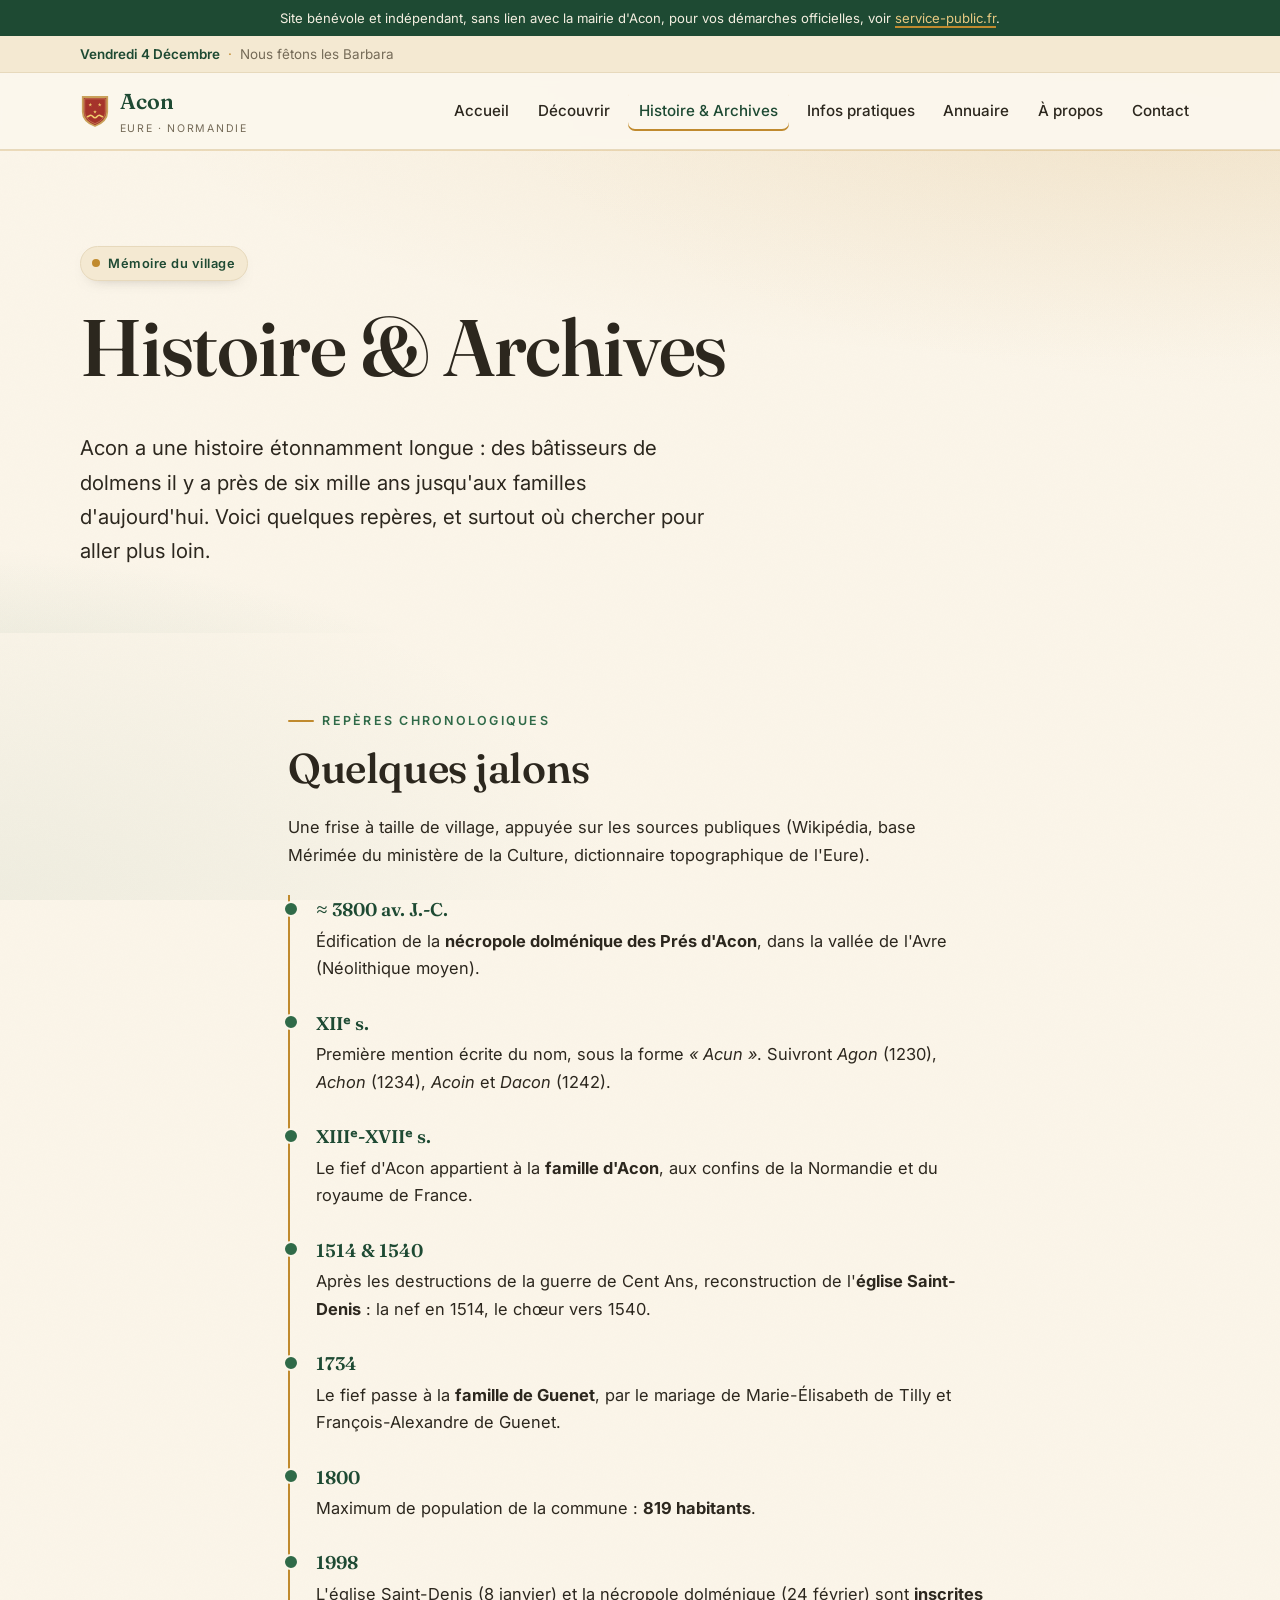
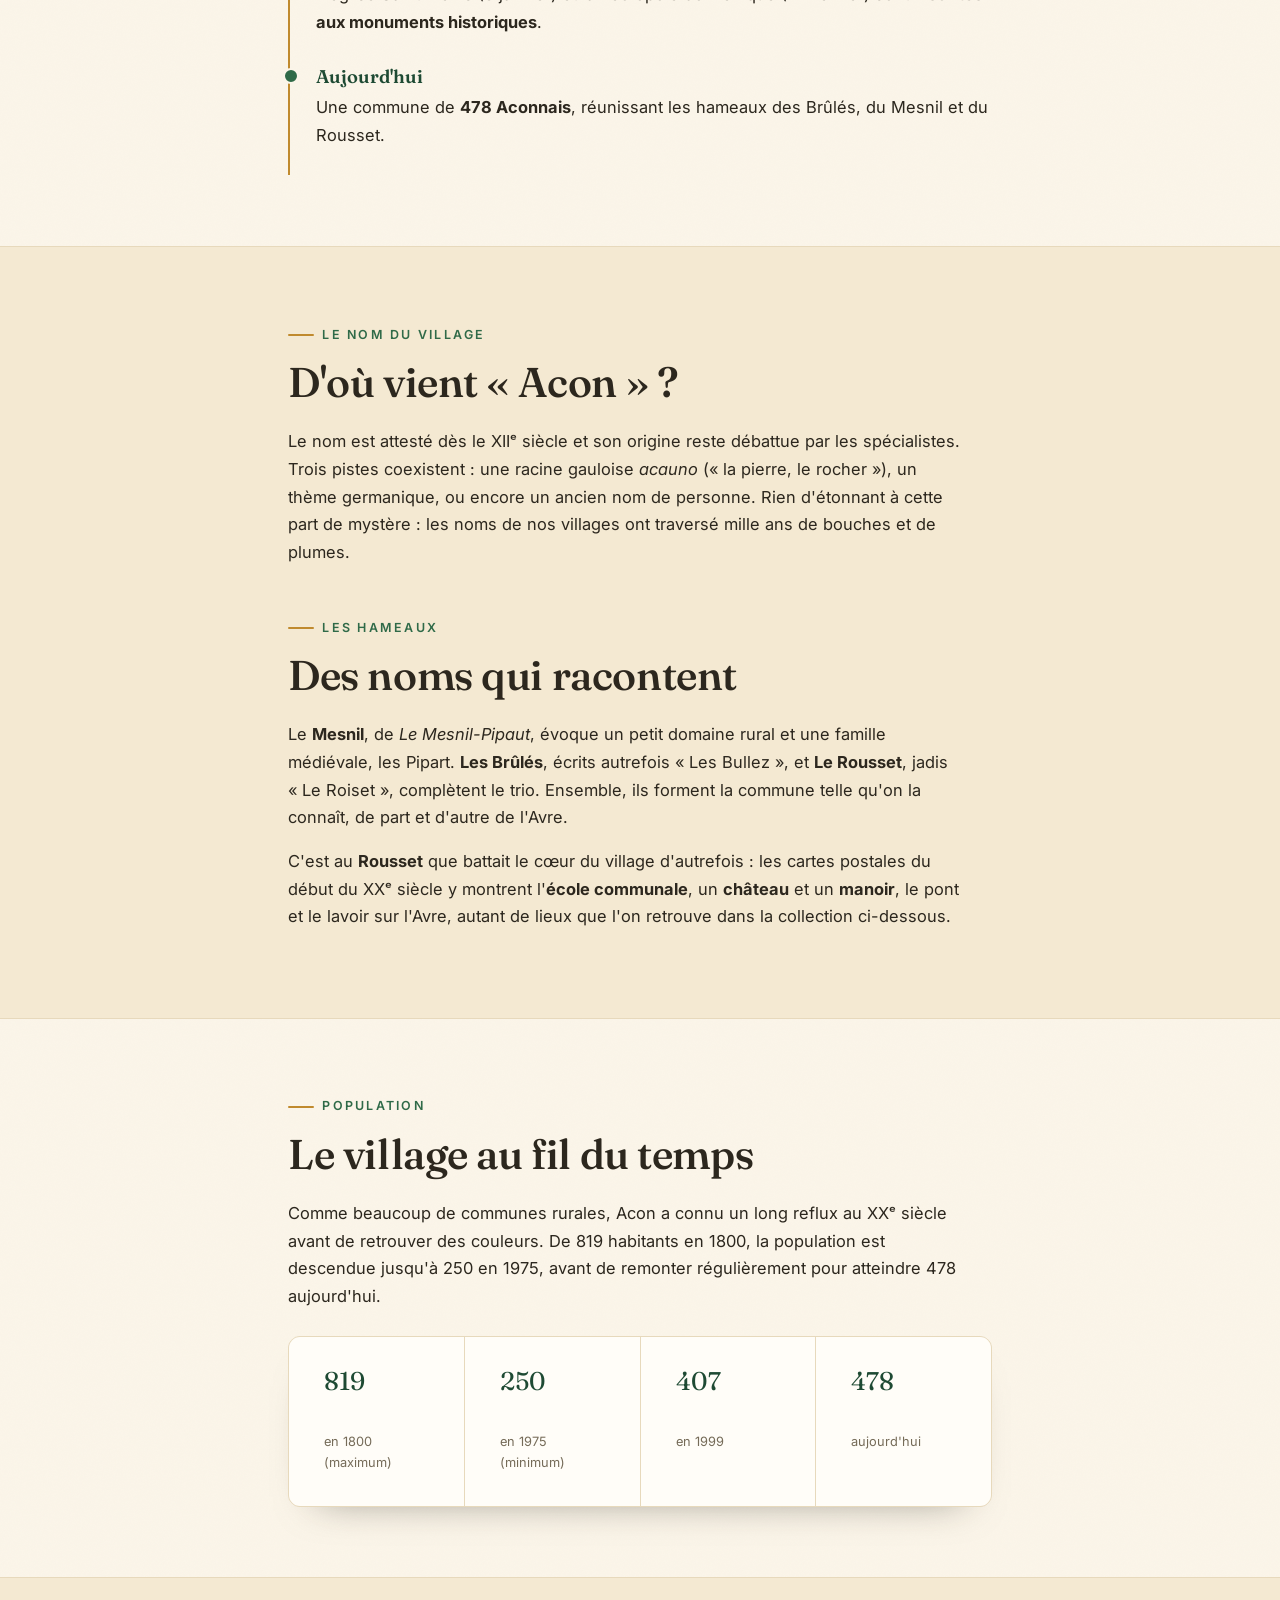
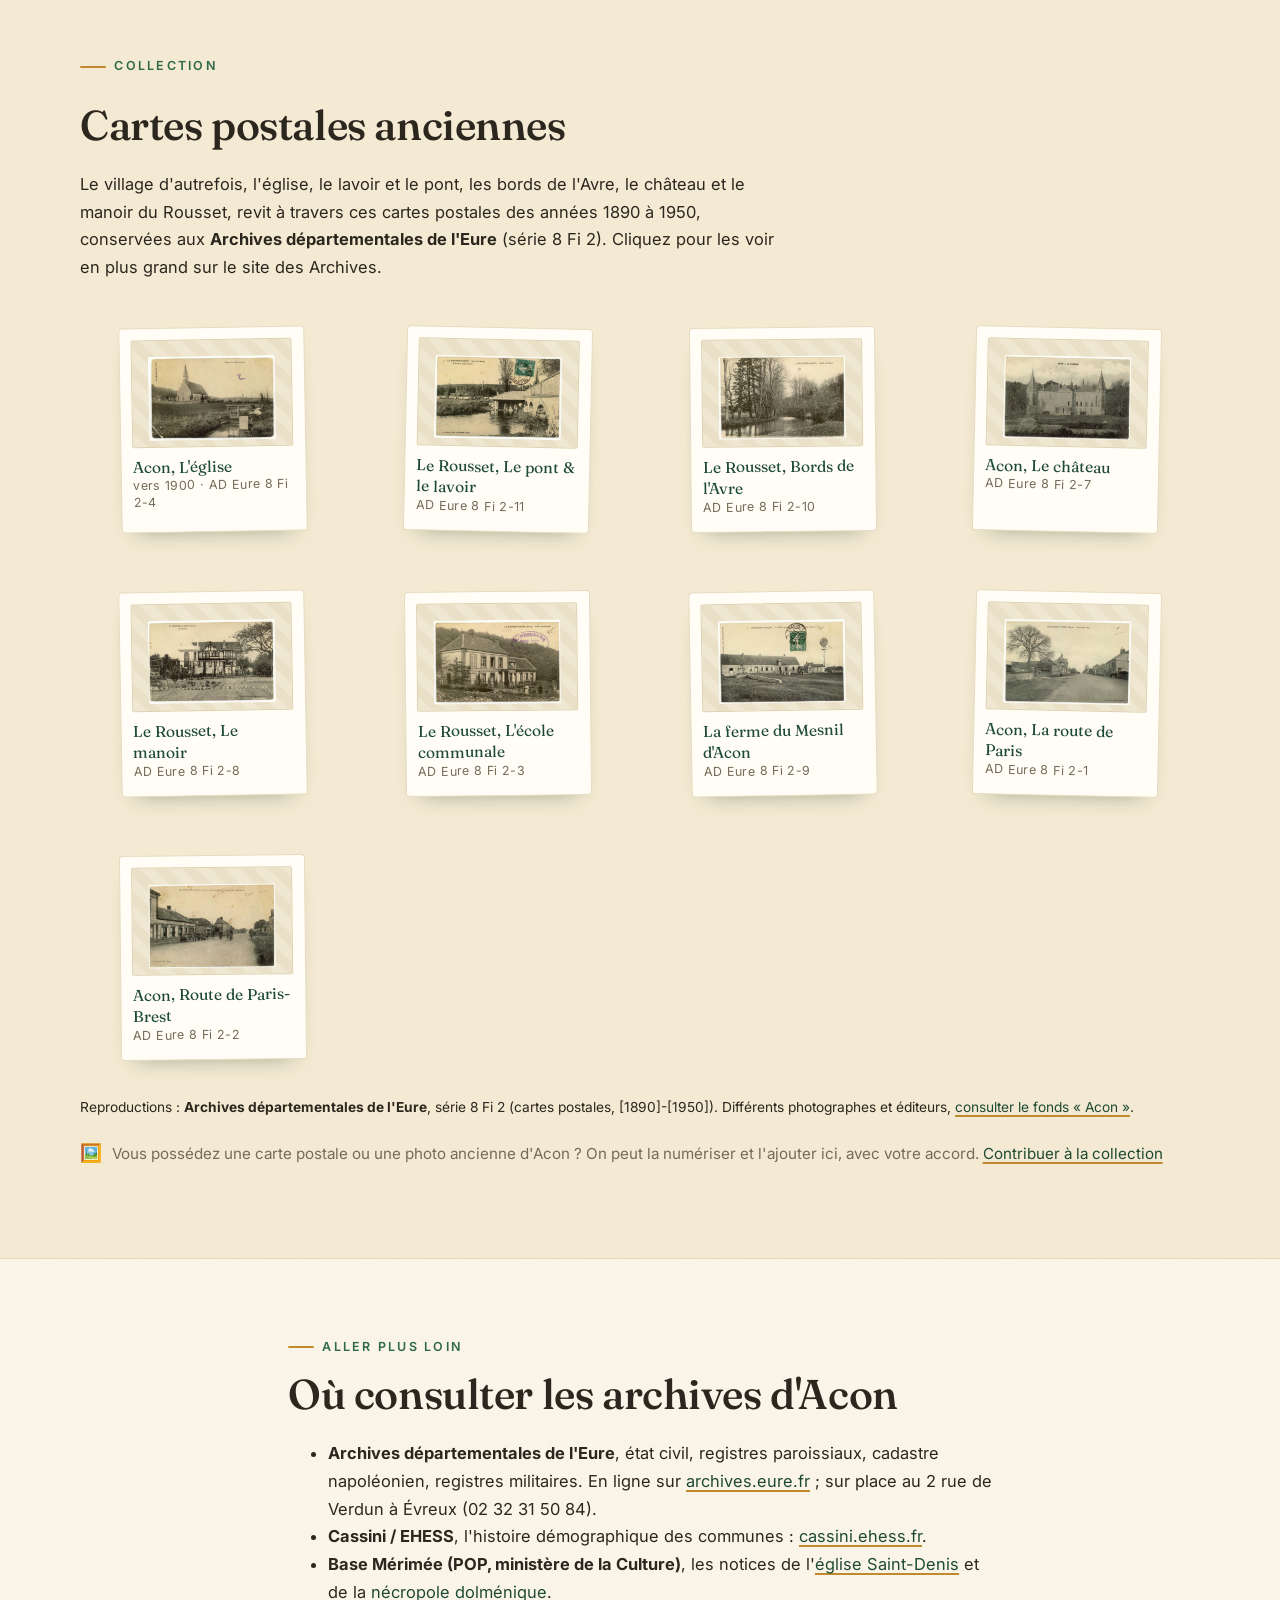
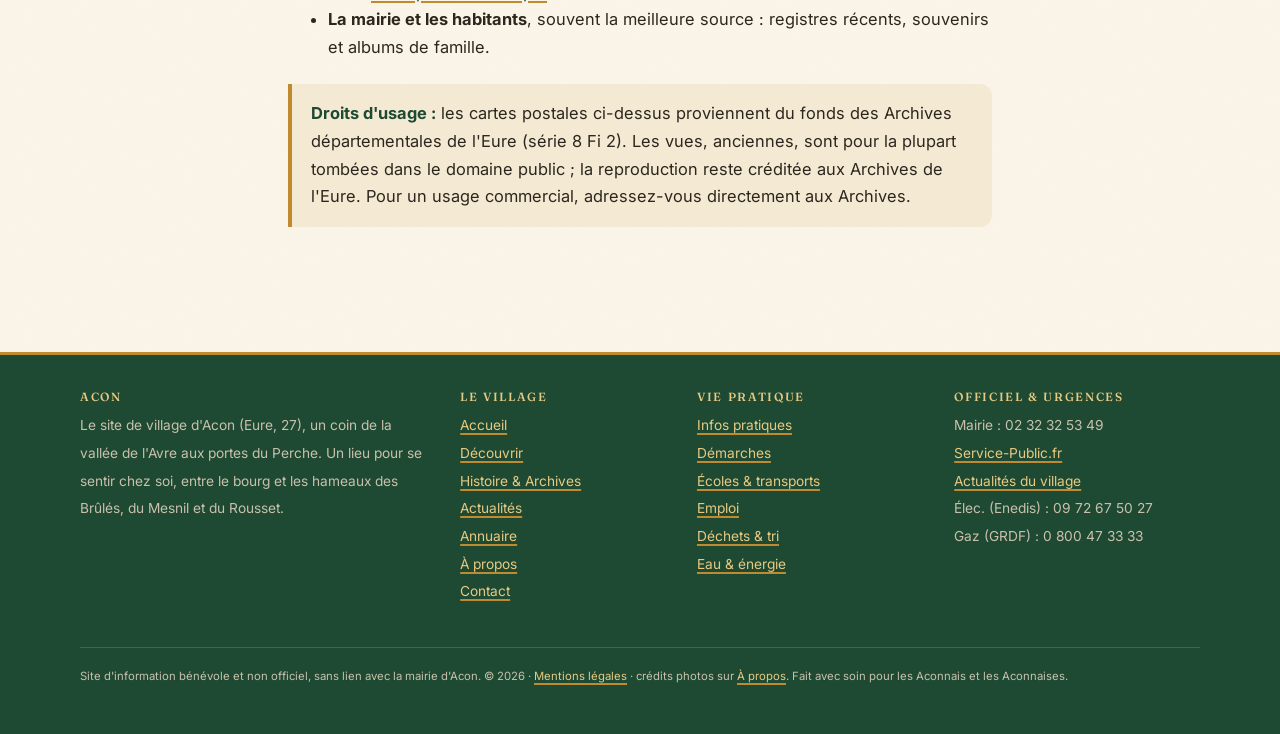
<file: histoire.html>
<!DOCTYPE html>
<html lang="fr">
<head>
  <meta charset="utf-8" />
  <meta name="viewport" content="width=device-width, initial-scale=1" />
  <link rel="icon" href="favicon.svg" type="image/svg+xml" />
  <title>Histoire &amp; Archives d'Acon, du Néolithique à aujourd'hui</title>
  <meta name="description" content="L'histoire d'Acon (Eure) : nécropole dolménique néolithique, origines du nom, église Saint-Denis, seigneurs, démographie, et où consulter les archives." />
  <link rel="preconnect" href="https://fonts.googleapis.com" />
  <link rel="preconnect" href="https://fonts.gstatic.com" crossorigin />
  <link href="https://fonts.googleapis.com/css2?family=Fraunces:ital,opsz,wght@0,9..144,400..600;1,9..144,400..500&family=Inter:wght@400;500;600&display=swap" rel="stylesheet" />
  <link rel="stylesheet" href="css/style.css" />
</head>
<body>
  <a class="skip" href="#contenu">Aller au contenu</a>
  <div class="notice">Site bénévole et indépendant, sans lien avec la mairie d'Acon, pour vos démarches officielles, voir <a href="https://www.service-public.fr">service-public.fr</a>.</div>

  <div class="almanach-band" id="today">
    <div class="wrap alm-inner">
      <div class="alm-date"><span class="jour">Aujourd'hui</span><span class="saint"></span></div>
      <div class="meteo"><span class="ico" aria-hidden="true"></span><span class="temp"></span><span class="desc"></span></div>
    </div>
  </div>

  <header class="site-header">
    <div class="wrap bar">
      <a class="brand" href="index.html" aria-label="Accueil, Acon">
        <svg class="crest" viewBox="0 0 32 36" aria-hidden="true"><path d="M3 3 H29 V19 C29 27 23.5 31 16 34 C8.5 31 3 27 3 19 Z" fill="#A5332B" stroke="#C9A15A" stroke-width="2"/><path d="M5 5 H27 V18.6 C27 25.3 22.3 28.8 16 31.5 C9.7 28.8 5 25.3 5 18.6 Z" fill="none" stroke="#E7C982" stroke-width=".7" opacity=".6"/><g fill="#F1CE6E"><g transform="translate(11,11.4) scale(.8)"><path d="M0,-2.6 L0.59,-0.81 L2.47,-0.8 L0.95,0.31 L1.53,2.1 L0,1.04 L-1.53,2.1 L-0.95,0.31 L-2.47,-0.8 L-0.59,-0.81 Z"/></g><g transform="translate(21,11.4) scale(.8)"><path d="M0,-2.6 L0.59,-0.81 L2.47,-0.8 L0.95,0.31 L1.53,2.1 L0,1.04 L-1.53,2.1 L-0.95,0.31 L-2.47,-0.8 L-0.59,-0.81 Z"/></g><g transform="translate(16,18.9) scale(.8)"><path d="M0,-2.6 L0.59,-0.81 L2.47,-0.8 L0.95,0.31 L1.53,2.1 L0,1.04 L-1.53,2.1 L-0.95,0.31 L-2.47,-0.8 L-0.59,-0.81 Z"/></g></g><path d="M8 24 C9.75 24 9.75 22.5 11.5 22.5 C13.75 22.5 13.75 25.2 16 25.2 C18.25 25.2 18.25 22.5 20.5 22.5 C22.25 22.5 22.25 24 24 24" fill="none" stroke="#F1CE6E" stroke-width="1.7" stroke-linecap="round" stroke-linejoin="round"/></svg>
        <span><b>Acon</b><small>Eure · Normandie</small></span>
      </a>
      <button class="nav-toggle" aria-expanded="false" aria-controls="nav">Menu</button>
      <nav class="nav" id="nav" aria-label="Navigation principale">
        <a href="index.html">Accueil</a>
        <a href="decouvrir.html">Découvrir</a>
        <a href="histoire.html" aria-current="page">Histoire &amp; Archives</a>
        <a href="infos-pratiques.html">Infos pratiques</a>
        <a href="entreprises.html">Annuaire</a>
        <a href="apropos.html">À propos</a>
        <a href="contact.html">Contact</a>
      </nav>
    </div>
  </header>

  <main id="contenu">
    <section class="hero">
      <div class="wrap">
        <span class="badge"><span class="dot"></span> Mémoire du village</span>
        <h1>Histoire &amp; Archives</h1>
        <p class="lead mesure">Acon a une histoire étonnamment longue : des bâtisseurs de dolmens il y a près de six mille ans jusqu'aux familles d'aujourd'hui. Voici quelques repères, et surtout où chercher pour aller plus loin.</p>
      </div>
    </section>

    <section class="section">
      <div class="wrap mesure">
        <p class="eyebrow">Repères chronologiques</p>
        <h2>Quelques jalons</h2>
        <p>Une frise à taille de village, appuyée sur les sources publiques (Wikipédia, base Mérimée du ministère de la Culture, dictionnaire topographique de l'Eure).</p>
        <ol class="timeline">
          <li><span class="an">≈ 3800 av. J.-C.</span><p>Édification de la <strong>nécropole dolménique des Prés d'Acon</strong>, dans la vallée de l'Avre (Néolithique moyen).</p></li>
          <li><span class="an">XIIᵉ s.</span><p>Première mention écrite du nom, sous la forme <em>« Acun »</em>. Suivront <em>Agon</em> (1230), <em>Achon</em> (1234), <em>Acoin</em> et <em>Dacon</em> (1242).</p></li>
          <li><span class="an">XIIIᵉ-XVIIᵉ s.</span><p>Le fief d'Acon appartient à la <strong>famille d'Acon</strong>, aux confins de la Normandie et du royaume de France.</p></li>
          <li><span class="an">1514 &amp; 1540</span><p>Après les destructions de la guerre de Cent Ans, reconstruction de l'<strong>église Saint-Denis</strong> : la nef en 1514, le chœur vers 1540.</p></li>
          <li><span class="an">1734</span><p>Le fief passe à la <strong>famille de Guenet</strong>, par le mariage de Marie-Élisabeth de Tilly et François-Alexandre de Guenet.</p></li>
          <li><span class="an">1800</span><p>Maximum de population de la commune : <strong>819 habitants</strong>.</p></li>
          <li><span class="an">1998</span><p>L'église Saint-Denis (8 janvier) et la nécropole dolménique (24 février) sont <strong>inscrites aux monuments historiques</strong>.</p></li>
          <li><span class="an">Aujourd'hui</span><p>Une commune de <strong>478 Aconnais</strong>, réunissant les hameaux des Brûlés, du Mesnil et du Rousset.</p></li>
        </ol>
      </div>
    </section>

    <section class="section section-alt">
      <div class="wrap mesure">
        <p class="eyebrow">Le nom du village</p>
        <h2>D'où vient « Acon » ?</h2>
        <p>Le nom est attesté dès le XIIᵉ siècle et son origine reste débattue par les spécialistes. Trois pistes coexistent : une racine gauloise <em>acauno</em> (« la pierre, le rocher »), un thème germanique, ou encore un ancien nom de personne. Rien d'étonnant à cette part de mystère : les noms de nos villages ont traversé mille ans de bouches et de plumes.</p>

        <p class="eyebrow" style="margin-top:2.2rem">Les hameaux</p>
        <h2>Des noms qui racontent</h2>
        <p>Le <strong>Mesnil</strong>, de <em>Le Mesnil-Pipaut</em>, évoque un petit domaine rural et une famille médiévale, les Pipart. <strong>Les Brûlés</strong>, écrits autrefois « Les Bullez », et <strong>Le Rousset</strong>, jadis « Le Roiset », complètent le trio. Ensemble, ils forment la commune telle qu'on la connaît, de part et d'autre de l'Avre.</p>
        <p>C'est au <strong>Rousset</strong> que battait le cœur du village d'autrefois : les cartes postales du début du XXᵉ siècle y montrent l'<strong>école communale</strong>, un <strong>château</strong> et un <strong>manoir</strong>, le pont et le lavoir sur l'Avre, autant de lieux que l'on retrouve dans la collection ci-dessous.</p>
      </div>
    </section>

    <section class="section">
      <div class="wrap mesure">
        <p class="eyebrow">Population</p>
        <h2>Le village au fil du temps</h2>
        <p>Comme beaucoup de communes rurales, Acon a connu un long reflux au XXᵉ siècle avant de retrouver des couleurs. De 819 habitants en 1800, la population est descendue jusqu'à 250 en 1975, avant de remonter régulièrement pour atteindre 478 aujourd'hui.</p>
        <div class="facts">
          <div><div class="n">819</div><div class="l">en 1800 (maximum)</div></div>
          <div><div class="n">250</div><div class="l">en 1975 (minimum)</div></div>
          <div><div class="n">407</div><div class="l">en 1999</div></div>
          <div><div class="n">478</div><div class="l">aujourd'hui</div></div>
        </div>
      </div>
    </section>

    <section class="section section-alt">
      <div class="wrap">
        <p class="eyebrow kicker">Collection</p>
        <h2>Cartes postales anciennes</h2>
        <p class="mesure">Le village d'autrefois, l'église, le lavoir et le pont, les bords de l'Avre, le château et le manoir du Rousset, revit à travers ces cartes postales des années 1890 à 1950, conservées aux <strong>Archives départementales de l'Eure</strong> (série 8 Fi 2). Cliquez pour les voir en plus grand sur le site des Archives.</p>
        <div class="gallery">
          <figure class="postcard"><a href="https://archives.eure.fr/search/results?q=Acon" target="_blank" rel="noopener"><div class="frame"><img src="assets/photos/cpa/eglise.jpg" alt="Carte postale ancienne : l'église d'Acon"></div></a><figcaption>Acon, L'église <span class="date">vers 1900 · AD Eure 8 Fi 2-4</span></figcaption></figure>
          <figure class="postcard"><a href="https://archives.eure.fr/search/results?q=Acon" target="_blank" rel="noopener"><div class="frame"><img src="assets/photos/cpa/pont-lavoir.jpg" alt="Carte postale ancienne : le pont et le lavoir du Rousset d'Acon"></div></a><figcaption>Le Rousset, Le pont &amp; le lavoir <span class="date">AD Eure 8 Fi 2-11</span></figcaption></figure>
          <figure class="postcard"><a href="https://archives.eure.fr/search/results?q=Acon" target="_blank" rel="noopener"><div class="frame"><img src="assets/photos/cpa/bord-avre.jpg" alt="Carte postale ancienne : les bords de l'Avre au Rousset d'Acon"></div></a><figcaption>Le Rousset, Bords de l'Avre <span class="date">AD Eure 8 Fi 2-10</span></figcaption></figure>
          <figure class="postcard"><a href="https://archives.eure.fr/search/results?q=Acon" target="_blank" rel="noopener"><div class="frame"><img src="assets/photos/cpa/chateau.jpg" alt="Carte postale ancienne : le château d'Acon"></div></a><figcaption>Acon, Le château <span class="date">AD Eure 8 Fi 2-7</span></figcaption></figure>
          <figure class="postcard"><a href="https://archives.eure.fr/search/results?q=Acon" target="_blank" rel="noopener"><div class="frame"><img src="assets/photos/cpa/manoir.jpg" alt="Carte postale ancienne : le manoir du Rousset d'Acon"></div></a><figcaption>Le Rousset, Le manoir <span class="date">AD Eure 8 Fi 2-8</span></figcaption></figure>
          <figure class="postcard"><a href="https://archives.eure.fr/search/results?q=Acon" target="_blank" rel="noopener"><div class="frame"><img src="assets/photos/cpa/ecole.jpg" alt="Carte postale ancienne : l'école communale du Rousset d'Acon"></div></a><figcaption>Le Rousset, L'école communale <span class="date">AD Eure 8 Fi 2-3</span></figcaption></figure>
          <figure class="postcard"><a href="https://archives.eure.fr/search/results?q=Acon" target="_blank" rel="noopener"><div class="frame"><img src="assets/photos/cpa/ferme-mesnil.jpg" alt="Carte postale ancienne : la ferme du Mesnil d'Acon"></div></a><figcaption>La ferme du Mesnil d'Acon <span class="date">AD Eure 8 Fi 2-9</span></figcaption></figure>
          <figure class="postcard"><a href="https://archives.eure.fr/search/results?q=Acon" target="_blank" rel="noopener"><div class="frame"><img src="assets/photos/cpa/route-paris.jpg" alt="Carte postale ancienne : la route de Paris à Acon"></div></a><figcaption>Acon, La route de Paris <span class="date">AD Eure 8 Fi 2-1</span></figcaption></figure>
          <figure class="postcard"><a href="https://archives.eure.fr/search/results?q=Acon" target="_blank" rel="noopener"><div class="frame"><img src="assets/photos/cpa/route-paris-brest.jpg" alt="Carte postale ancienne : perspective de la route de Paris-Brest à Acon"></div></a><figcaption>Acon, Route de Paris-Brest <span class="date">AD Eure 8 Fi 2-2</span></figcaption></figure>
        </div>
        <p style="margin-top:1rem"><small>Reproductions : <strong>Archives départementales de l'Eure</strong>, série 8 Fi 2 (cartes postales, [1890]-[1950]). Différents photographes et éditeurs, <a href="https://archives.eure.fr/search/results?q=Acon">consulter le fonds « Acon »</a>.</small></p>
        <div class="tip">
          <span class="ico" aria-hidden="true">🖼️</span>
          <p>Vous possédez une carte postale ou une photo ancienne d'Acon ? On peut la numériser et l'ajouter ici, avec votre accord. <a href="contact.html">Contribuer à la collection</a></p>
        </div>
      </div>
    </section>

    <section class="section">
      <div class="wrap mesure">
        <p class="eyebrow">Aller plus loin</p>
        <h2>Où consulter les archives d'Acon</h2>
        <ul>
          <li><strong>Archives départementales de l'Eure</strong>, état civil, registres paroissiaux, cadastre napoléonien, registres militaires. En ligne sur <a href="https://archives.eure.fr/">archives.eure.fr</a> ; sur place au 2 rue de Verdun à Évreux (02 32 31 50 84).</li>
          <li><strong>Cassini / EHESS</strong>, l'histoire démographique des communes : <a href="http://cassini.ehess.fr/">cassini.ehess.fr</a>.</li>
          <li><strong>Base Mérimée (POP, ministère de la Culture)</strong>, les notices de l'<a href="https://pop.culture.gouv.fr/notice/merimee/PA27000027">église Saint-Denis</a> et de la <a href="https://pop.culture.gouv.fr/notice/merimee/PA27000024">nécropole dolménique</a>.</li>
          <li><strong>La mairie et les habitants</strong>, souvent la meilleure source : registres récents, souvenirs et albums de famille.</li>
        </ul>
        <div class="callout">
          <strong>Droits d'usage :</strong> les cartes postales ci-dessus proviennent du fonds des Archives départementales de l'Eure (série 8 Fi 2). Les vues, anciennes, sont pour la plupart tombées dans le domaine public ; la reproduction reste créditée aux Archives de l'Eure. Pour un usage commercial, adressez-vous directement aux Archives.
        </div>
      </div>
    </section>
  </main>

  <footer class="site-footer">
    <div class="wrap">
      <div class="cols">
        <div>
          <h3>Acon</h3>
          <p><small>Le site de village d'Acon (Eure, 27), un coin de la vallée de l'Avre aux portes du Perche. Un lieu pour se sentir chez soi, entre le bourg et les hameaux des Brûlés, du Mesnil et du Rousset.</small></p>
        </div>
        <div>
          <h3>Le village</h3>
          <p><small>
            <a href="index.html">Accueil</a><br>
            <a href="decouvrir.html">Découvrir</a><br>
            <a href="histoire.html">Histoire &amp; Archives</a><br>
            <a href="actualites.html">Actualités</a><br>
            <a href="entreprises.html">Annuaire</a><br>
            <a href="apropos.html">À propos</a><br>
            <a href="contact.html">Contact</a>
          </small></p>
        </div>
        <div>
          <h3>Vie pratique</h3>
          <p><small>
            <a href="infos-pratiques.html">Infos pratiques</a><br>
            <a href="demarches.html">Démarches</a><br>
            <a href="ecole.html">Écoles &amp; transports</a><br>
            <a href="emploi.html">Emploi</a><br>
            <a href="dechets.html">Déchets &amp; tri</a><br>
            <a href="eau-energie.html">Eau &amp; énergie</a>
          </small></p>
        </div>
        <div>
          <h3>Officiel &amp; urgences</h3>
          <p><small>
            Mairie : 02 32 32 53 49<br>
            <a href="https://www.service-public.fr">Service-Public.fr</a><br>
            <a href="actualites.html">Actualités du village</a><br>
            Élec. (Enedis) : 09 72 67 50 27<br>
            Gaz (GRDF) : 0 800 47 33 33
          </small></p>
        </div>
      </div>
      <p class="foot-note"><small>Site d'information bénévole et non officiel, sans lien avec la mairie d'Acon. © <span class="js-annee">2026</span> · <a href="mentions-legales.html">Mentions légales</a> · crédits photos sur <a href="apropos.html">À propos</a>. Fait avec soin pour les Aconnais et les Aconnaises.</small></p>
    </div>
  </footer>

  <script src="js/saints.js"></script>
  <script src="js/main.js"></script>
</body>
</html>
</file>
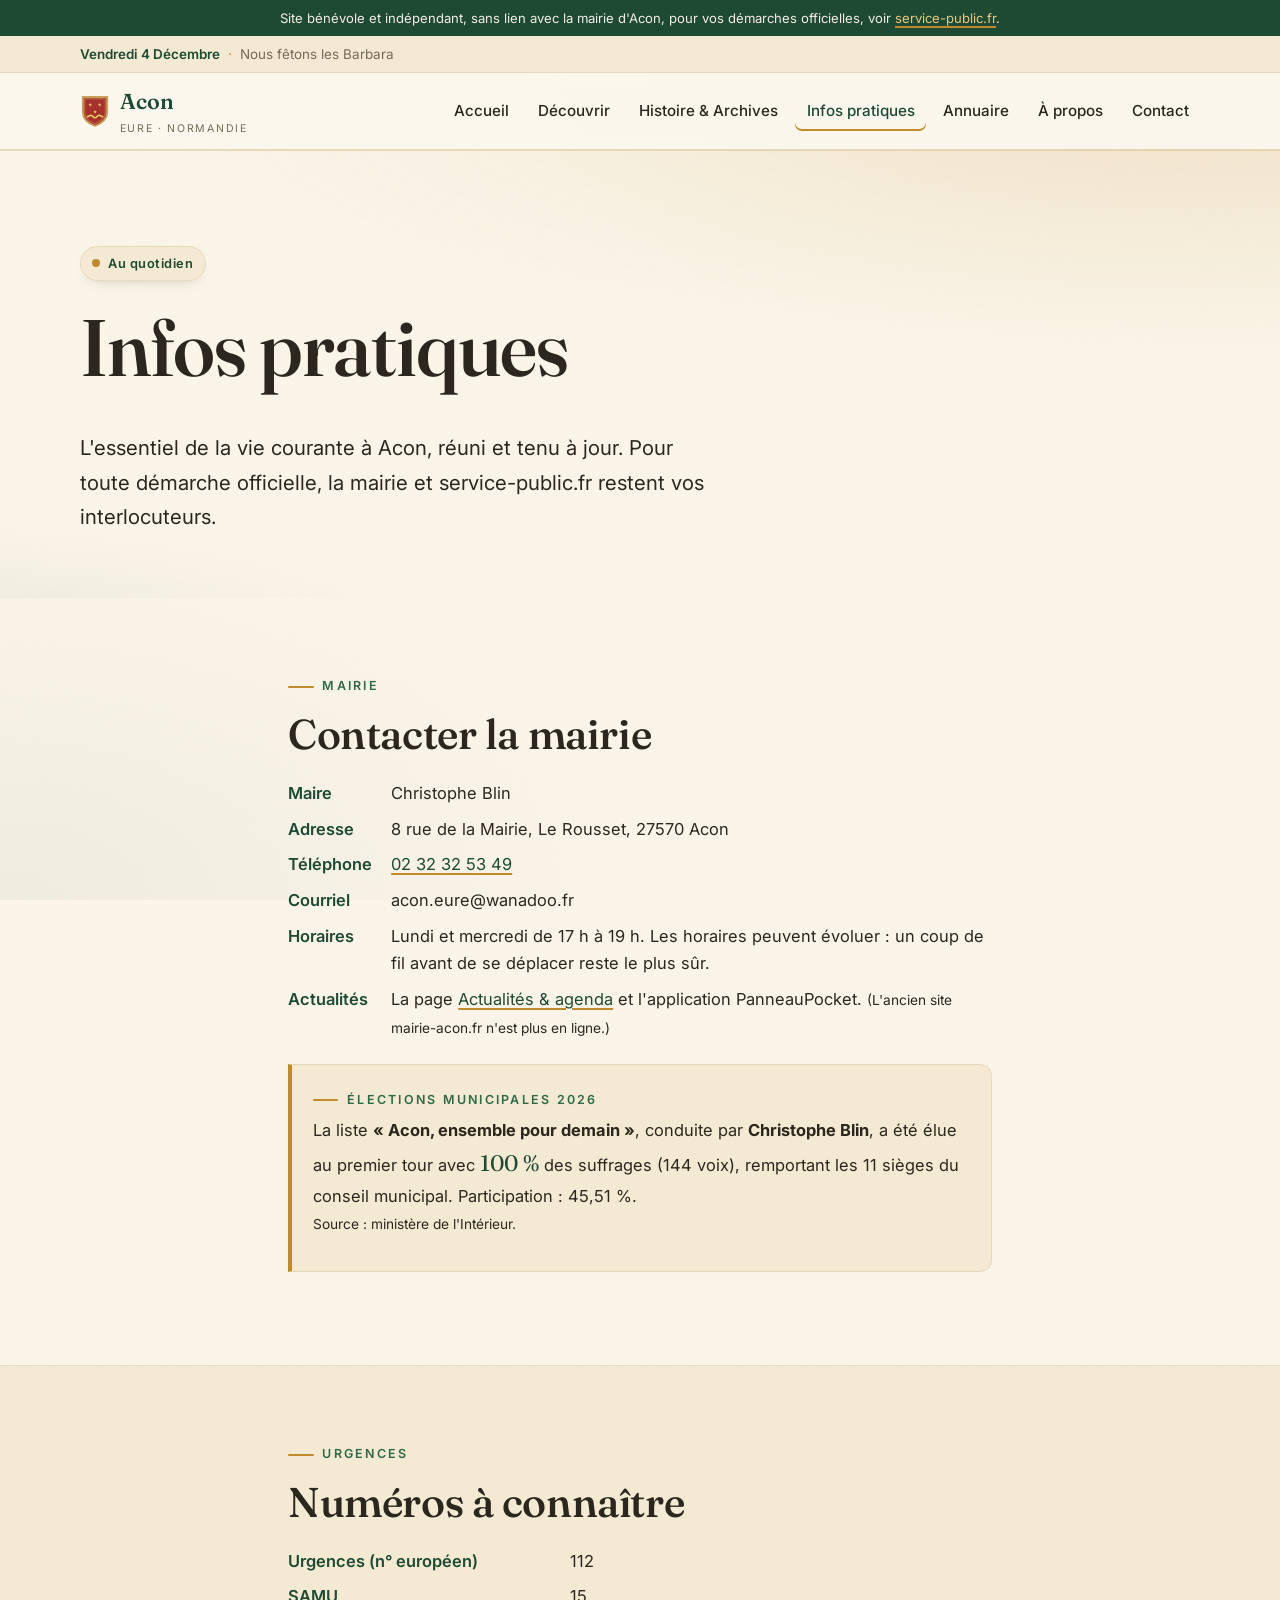
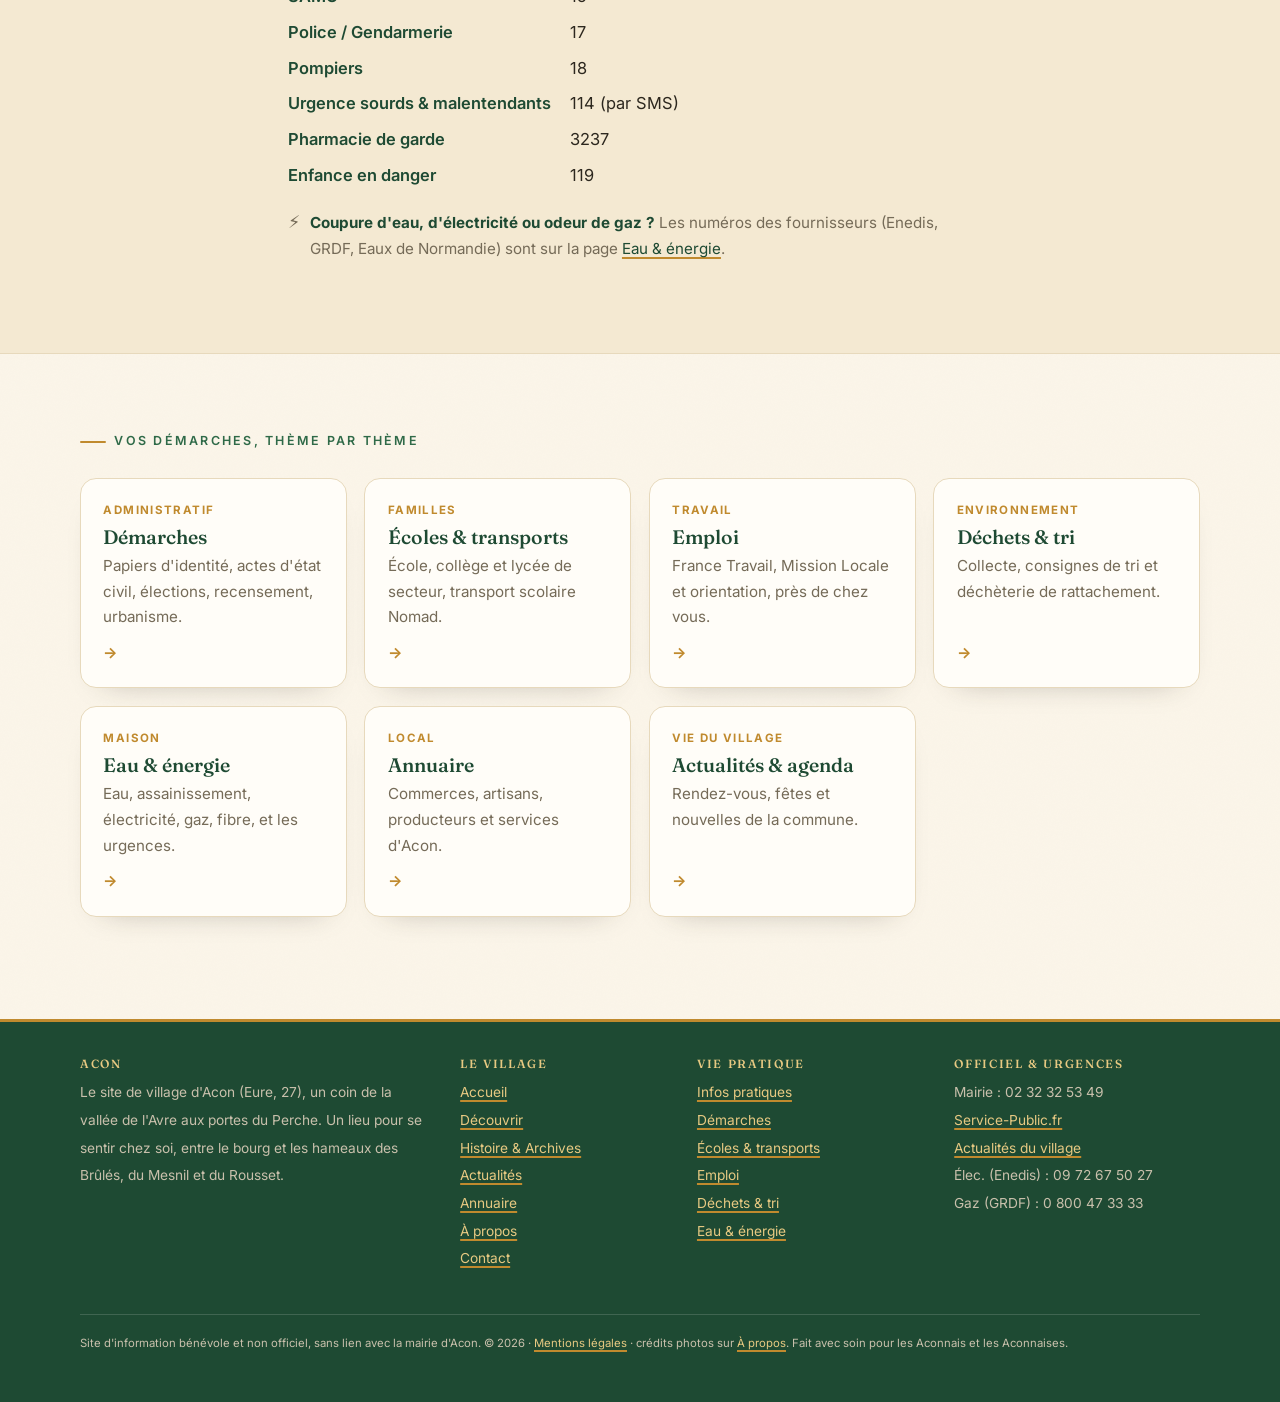
<file: infos-pratiques.html>
<!DOCTYPE html>
<html lang="fr">
<head>
  <meta charset="utf-8" />
  <meta name="viewport" content="width=device-width, initial-scale=1" />
  <link rel="icon" href="favicon.svg" type="image/svg+xml" />
  <title>Infos pratiques, Acon (Eure) : mairie, urgences, démarches</title>
  <meta name="description" content="Toutes les infos pratiques d'Acon (Eure) : contacter la mairie, numéros d'urgence, démarches, écoles, déchets, eau et énergie, emploi." />
  <link rel="preconnect" href="https://fonts.googleapis.com" />
  <link rel="preconnect" href="https://fonts.gstatic.com" crossorigin />
  <link href="https://fonts.googleapis.com/css2?family=Fraunces:ital,opsz,wght@0,9..144,400..600;1,9..144,400..500&family=Inter:wght@400;500;600&display=swap" rel="stylesheet" />
  <link rel="stylesheet" href="css/style.css" />
</head>
<body>
  <a class="skip" href="#contenu">Aller au contenu</a>
  <div class="notice">Site bénévole et indépendant, sans lien avec la mairie d'Acon, pour vos démarches officielles, voir <a href="https://www.service-public.fr">service-public.fr</a>.</div>

  <div class="almanach-band" id="today">
    <div class="wrap alm-inner">
      <div class="alm-date"><span class="jour">Aujourd'hui</span><span class="saint"></span></div>
      <div class="meteo"><span class="ico" aria-hidden="true"></span><span class="temp"></span><span class="desc"></span></div>
    </div>
  </div>

  <header class="site-header">
    <div class="wrap bar">
      <a class="brand" href="index.html" aria-label="Accueil, Acon">
        <svg class="crest" viewBox="0 0 32 36" aria-hidden="true"><path d="M3 3 H29 V19 C29 27 23.5 31 16 34 C8.5 31 3 27 3 19 Z" fill="#A5332B" stroke="#C9A15A" stroke-width="2"/><path d="M5 5 H27 V18.6 C27 25.3 22.3 28.8 16 31.5 C9.7 28.8 5 25.3 5 18.6 Z" fill="none" stroke="#E7C982" stroke-width=".7" opacity=".6"/><g fill="#F1CE6E"><g transform="translate(11,11.4) scale(.8)"><path d="M0,-2.6 L0.59,-0.81 L2.47,-0.8 L0.95,0.31 L1.53,2.1 L0,1.04 L-1.53,2.1 L-0.95,0.31 L-2.47,-0.8 L-0.59,-0.81 Z"/></g><g transform="translate(21,11.4) scale(.8)"><path d="M0,-2.6 L0.59,-0.81 L2.47,-0.8 L0.95,0.31 L1.53,2.1 L0,1.04 L-1.53,2.1 L-0.95,0.31 L-2.47,-0.8 L-0.59,-0.81 Z"/></g><g transform="translate(16,18.9) scale(.8)"><path d="M0,-2.6 L0.59,-0.81 L2.47,-0.8 L0.95,0.31 L1.53,2.1 L0,1.04 L-1.53,2.1 L-0.95,0.31 L-2.47,-0.8 L-0.59,-0.81 Z"/></g></g><path d="M8 24 C9.75 24 9.75 22.5 11.5 22.5 C13.75 22.5 13.75 25.2 16 25.2 C18.25 25.2 18.25 22.5 20.5 22.5 C22.25 22.5 22.25 24 24 24" fill="none" stroke="#F1CE6E" stroke-width="1.7" stroke-linecap="round" stroke-linejoin="round"/></svg>
        <span><b>Acon</b><small>Eure · Normandie</small></span>
      </a>
      <button class="nav-toggle" aria-expanded="false" aria-controls="nav">Menu</button>
      <nav class="nav" id="nav" aria-label="Navigation principale">
        <a href="index.html">Accueil</a>
        <a href="decouvrir.html">Découvrir</a>
        <a href="histoire.html">Histoire &amp; Archives</a>
        <a href="infos-pratiques.html" aria-current="page">Infos pratiques</a>
        <a href="entreprises.html">Annuaire</a>
        <a href="apropos.html">À propos</a>
        <a href="contact.html">Contact</a>
      </nav>
    </div>
  </header>

  <main id="contenu">
    <section class="hero">
      <div class="wrap">
        <span class="badge"><span class="dot"></span> Au quotidien</span>
        <h1>Infos pratiques</h1>
        <p class="lead mesure">L'essentiel de la vie courante à Acon, réuni et tenu à jour. Pour toute démarche officielle, la mairie et service-public.fr restent vos interlocuteurs.</p>
      </div>
    </section>

    <section class="section">
      <div class="wrap mesure">
        <p class="eyebrow">Mairie</p>
        <h2>Contacter la mairie</h2>
        <dl class="def">
          <dt>Maire</dt><dd>Christophe Blin</dd>
          <dt>Adresse</dt><dd>8 rue de la Mairie, Le Rousset, 27570 Acon</dd>
          <dt>Téléphone</dt><dd><a href="tel:+33232325349">02 32 32 53 49</a></dd>
          <dt>Courriel</dt><dd>acon.eure@wanadoo.fr</dd>
          <dt>Horaires</dt><dd>Lundi et mercredi de 17 h à 19 h. Les horaires peuvent évoluer : un coup de fil avant de se déplacer reste le plus sûr.</dd>
          <dt>Actualités</dt><dd>La page <a href="actualites.html">Actualités &amp; agenda</a> et l'application PanneauPocket. <small>(L'ancien site mairie-acon.fr n'est plus en ligne.)</small></dd>
        </dl>
        <div class="result">
          <p class="eyebrow" style="margin-bottom:.4rem">Élections municipales 2026</p>
          <p>La liste <strong>« Acon, ensemble pour demain »</strong>, conduite par <strong>Christophe Blin</strong>, a été élue au premier tour avec <span class="pct">100 %</span> des suffrages (144 voix), remportant les 11 sièges du conseil municipal. Participation : 45,51 %. <br><small>Source : ministère de l'Intérieur.</small></p>
        </div>
      </div>
    </section>

    <section class="section section-alt">
      <div class="wrap mesure">
        <p class="eyebrow">Urgences</p>
        <h2>Numéros à connaître</h2>
        <dl class="def">
          <dt>Urgences (n° européen)</dt><dd>112</dd>
          <dt>SAMU</dt><dd>15</dd>
          <dt>Police / Gendarmerie</dt><dd>17</dd>
          <dt>Pompiers</dt><dd>18</dd>
          <dt>Urgence sourds &amp; malentendants</dt><dd>114 (par SMS)</dd>
          <dt>Pharmacie de garde</dt><dd>3237</dd>
          <dt>Enfance en danger</dt><dd>119</dd>
        </dl>
        <div class="tip">
          <span class="ico" aria-hidden="true">⚡</span>
          <p><strong>Coupure d'eau, d'électricité ou odeur de gaz ?</strong> Les numéros des fournisseurs (Enedis, GRDF, Eaux de Normandie) sont sur la page <a href="eau-energie.html">Eau &amp; énergie</a>.</p>
        </div>
      </div>
    </section>

    <section class="section">
      <div class="wrap">
        <p class="eyebrow kicker">Vos démarches, thème par thème</p>
        <div class="grid">
          <a class="card lien" href="demarches.html">
            <span class="tag">Administratif</span>
            <h3>Démarches</h3>
            <p>Papiers d'identité, actes d'état civil, élections, recensement, urbanisme.</p>
            <p class="arrow">→</p>
          </a>
          <a class="card lien" href="ecole.html">
            <span class="tag">Familles</span>
            <h3>Écoles &amp; transports</h3>
            <p>École, collège et lycée de secteur, transport scolaire Nomad.</p>
            <p class="arrow">→</p>
          </a>
          <a class="card lien" href="emploi.html">
            <span class="tag">Travail</span>
            <h3>Emploi</h3>
            <p>France Travail, Mission Locale et orientation, près de chez vous.</p>
            <p class="arrow">→</p>
          </a>
          <a class="card lien" href="dechets.html">
            <span class="tag">Environnement</span>
            <h3>Déchets &amp; tri</h3>
            <p>Collecte, consignes de tri et déchèterie de rattachement.</p>
            <p class="arrow">→</p>
          </a>
          <a class="card lien" href="eau-energie.html">
            <span class="tag">Maison</span>
            <h3>Eau &amp; énergie</h3>
            <p>Eau, assainissement, électricité, gaz, fibre, et les urgences.</p>
            <p class="arrow">→</p>
          </a>
          <a class="card lien" href="entreprises.html">
            <span class="tag">Local</span>
            <h3>Annuaire</h3>
            <p>Commerces, artisans, producteurs et services d'Acon.</p>
            <p class="arrow">→</p>
          </a>
          <a class="card lien" href="actualites.html">
            <span class="tag">Vie du village</span>
            <h3>Actualités &amp; agenda</h3>
            <p>Rendez-vous, fêtes et nouvelles de la commune.</p>
            <p class="arrow">→</p>
          </a>
        </div>
      </div>
    </section>
  </main>

  <footer class="site-footer">
    <div class="wrap">
      <div class="cols">
        <div>
          <h3>Acon</h3>
          <p><small>Le site de village d'Acon (Eure, 27), un coin de la vallée de l'Avre aux portes du Perche. Un lieu pour se sentir chez soi, entre le bourg et les hameaux des Brûlés, du Mesnil et du Rousset.</small></p>
        </div>
        <div>
          <h3>Le village</h3>
          <p><small>
            <a href="index.html">Accueil</a><br>
            <a href="decouvrir.html">Découvrir</a><br>
            <a href="histoire.html">Histoire &amp; Archives</a><br>
            <a href="actualites.html">Actualités</a><br>
            <a href="entreprises.html">Annuaire</a><br>
            <a href="apropos.html">À propos</a><br>
            <a href="contact.html">Contact</a>
          </small></p>
        </div>
        <div>
          <h3>Vie pratique</h3>
          <p><small>
            <a href="infos-pratiques.html">Infos pratiques</a><br>
            <a href="demarches.html">Démarches</a><br>
            <a href="ecole.html">Écoles &amp; transports</a><br>
            <a href="emploi.html">Emploi</a><br>
            <a href="dechets.html">Déchets &amp; tri</a><br>
            <a href="eau-energie.html">Eau &amp; énergie</a>
          </small></p>
        </div>
        <div>
          <h3>Officiel &amp; urgences</h3>
          <p><small>
            Mairie : 02 32 32 53 49<br>
            <a href="https://www.service-public.fr">Service-Public.fr</a><br>
            <a href="actualites.html">Actualités du village</a><br>
            Élec. (Enedis) : 09 72 67 50 27<br>
            Gaz (GRDF) : 0 800 47 33 33
          </small></p>
        </div>
      </div>
      <p class="foot-note"><small>Site d'information bénévole et non officiel, sans lien avec la mairie d'Acon. © <span class="js-annee">2026</span> · <a href="mentions-legales.html">Mentions légales</a> · crédits photos sur <a href="apropos.html">À propos</a>. Fait avec soin pour les Aconnais et les Aconnaises.</small></p>
    </div>
  </footer>

  <script src="js/saints.js"></script>
  <script src="js/main.js"></script>
</body>
</html>
</file>
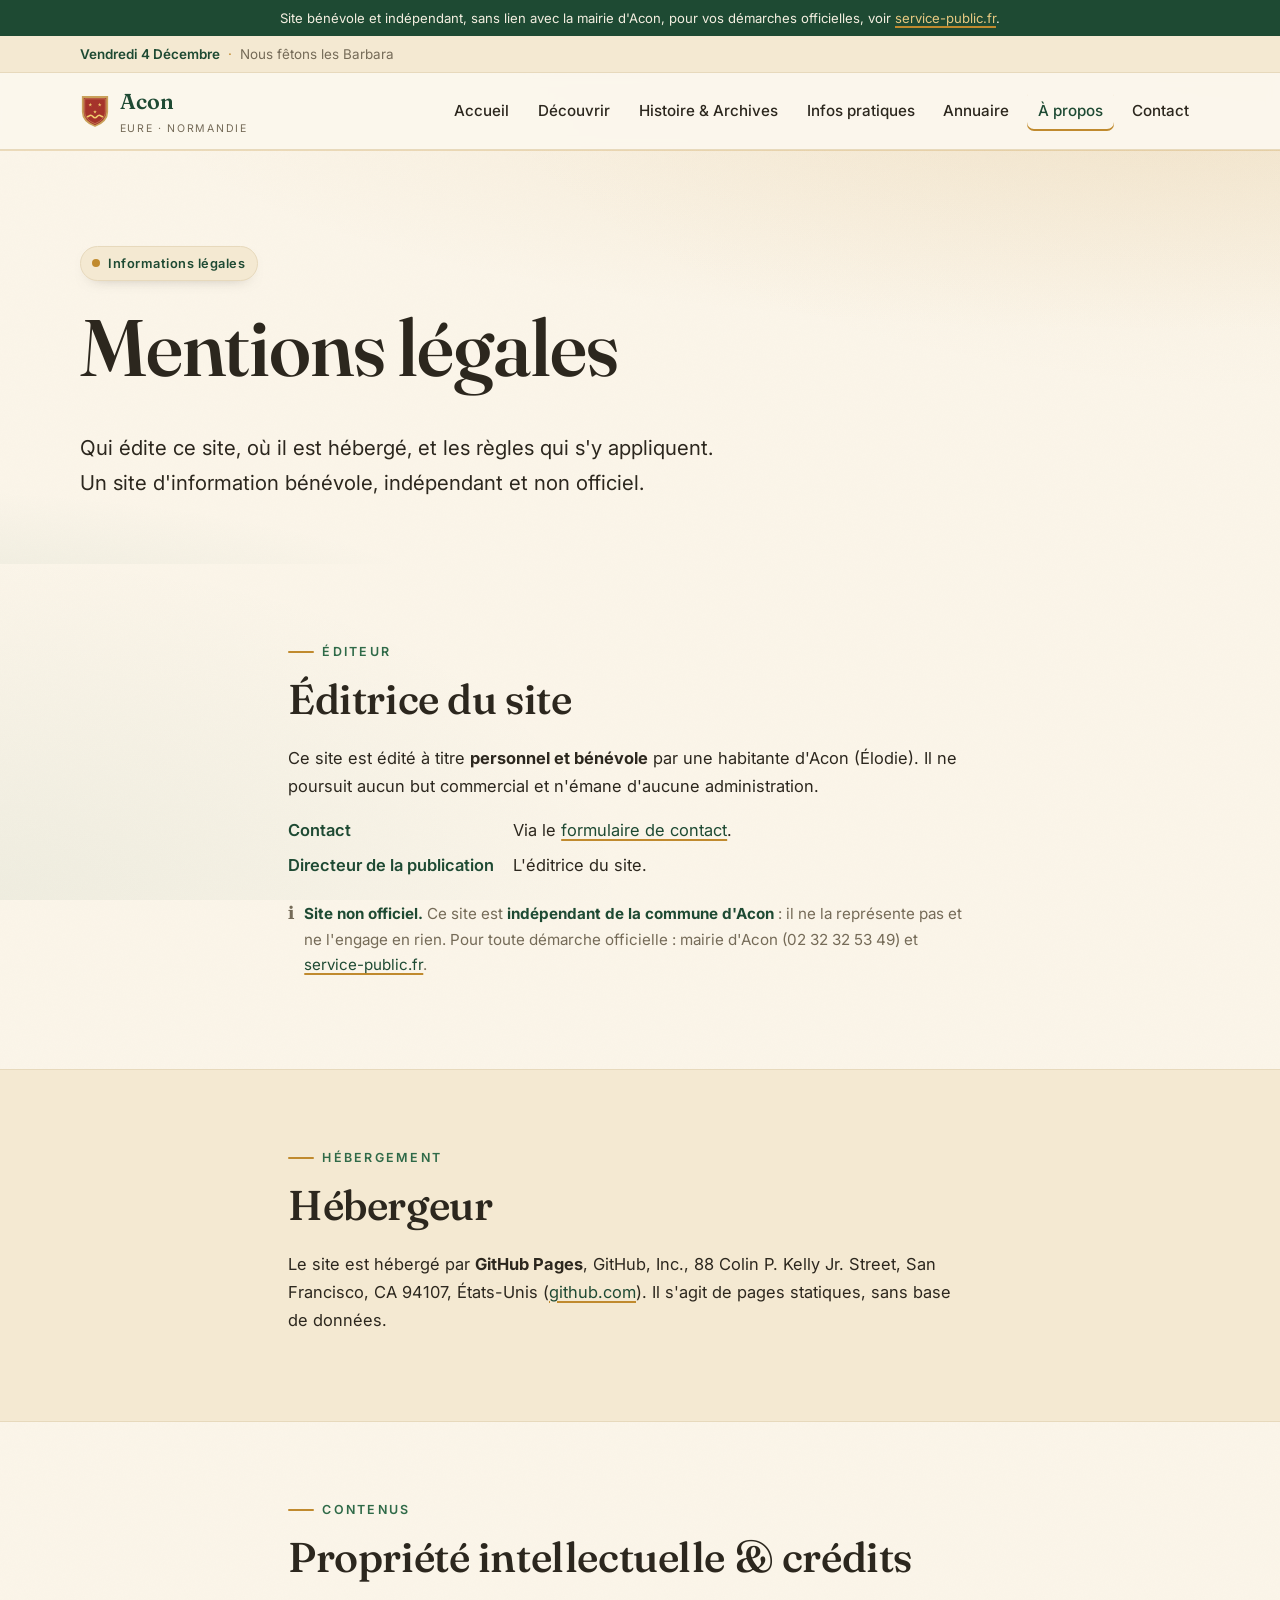
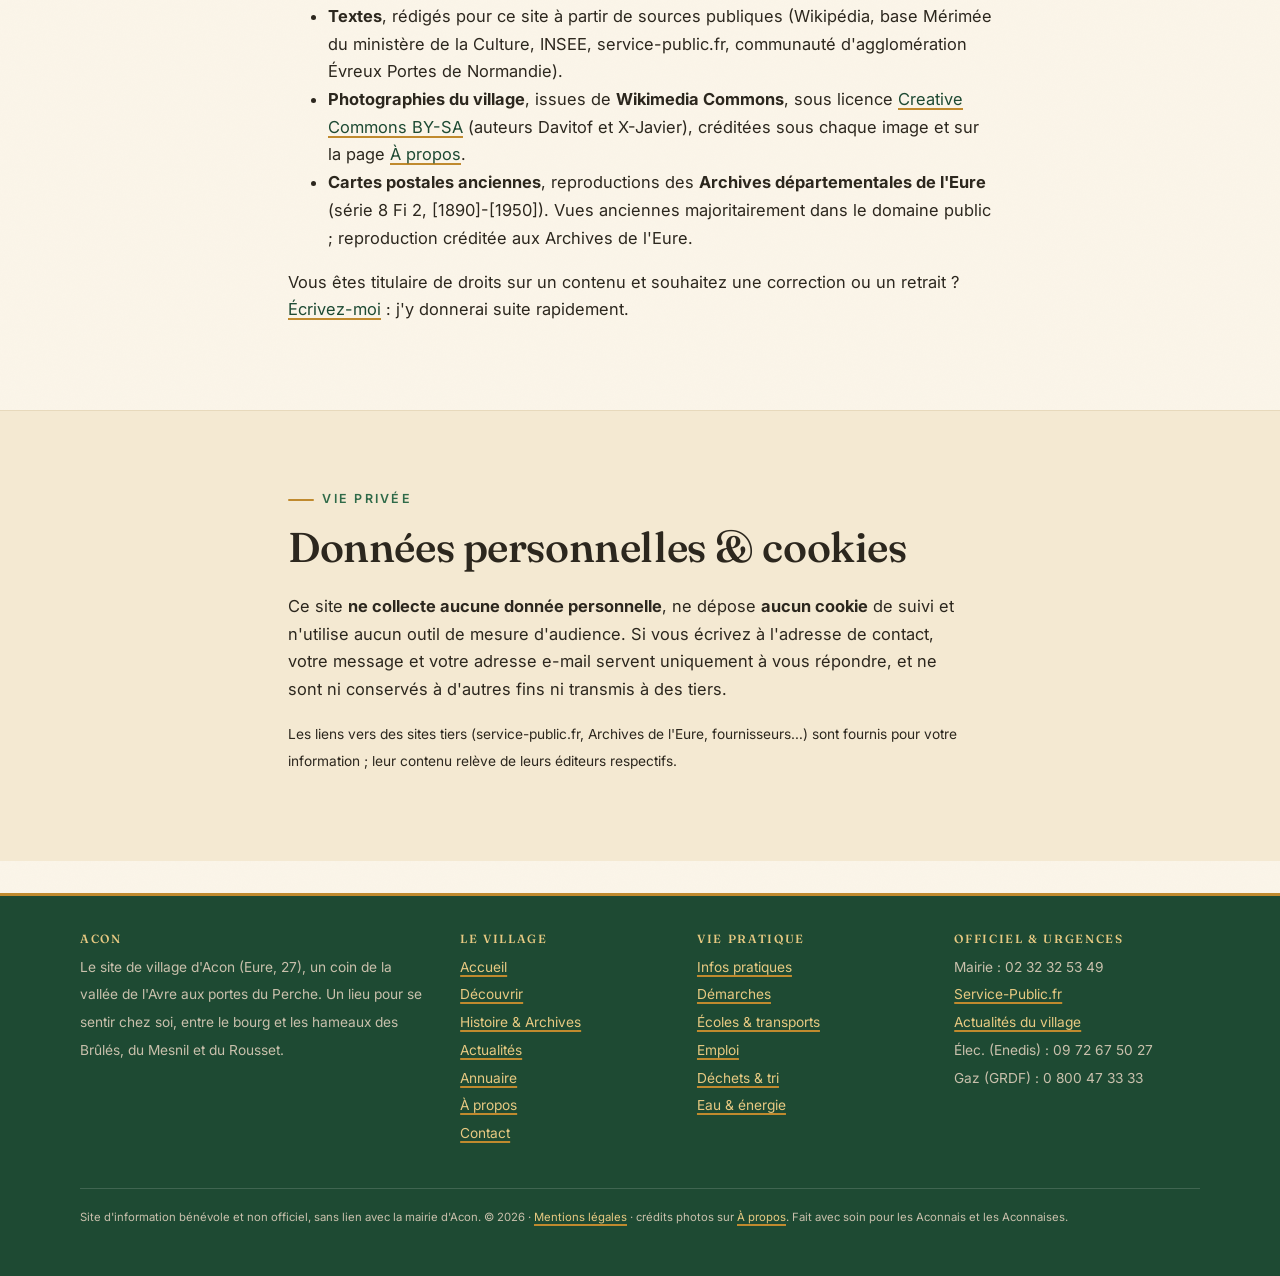
<file: mentions-legales.html>
<!DOCTYPE html>
<html lang="fr">
<head>
  <meta charset="utf-8" />
  <meta name="viewport" content="width=device-width, initial-scale=1" />
  <link rel="icon" href="favicon.svg" type="image/svg+xml" />
  <title>Mentions légales, le site du village d'Acon</title>
  <meta name="description" content="Mentions légales du site d'information d'Acon (Eure) : éditeur, hébergeur, propriété intellectuelle, crédits, données personnelles." />
  <link rel="preconnect" href="https://fonts.googleapis.com" />
  <link rel="preconnect" href="https://fonts.gstatic.com" crossorigin />
  <link href="https://fonts.googleapis.com/css2?family=Fraunces:ital,opsz,wght@0,9..144,400..600;1,9..144,400..500&family=Inter:wght@400;500;600&display=swap" rel="stylesheet" />
  <link rel="stylesheet" href="css/style.css" />
</head>
<body>
  <a class="skip" href="#contenu">Aller au contenu</a>
  <div class="notice">Site bénévole et indépendant, sans lien avec la mairie d'Acon, pour vos démarches officielles, voir <a href="https://www.service-public.fr">service-public.fr</a>.</div>

  <div class="almanach-band" id="today">
    <div class="wrap alm-inner">
      <div class="alm-date"><span class="jour">Aujourd'hui</span><span class="saint"></span></div>
      <div class="meteo"><span class="ico" aria-hidden="true"></span><span class="temp"></span><span class="desc"></span></div>
    </div>
  </div>

  <header class="site-header">
    <div class="wrap bar">
      <a class="brand" href="index.html" aria-label="Accueil, Acon">
        <svg class="crest" viewBox="0 0 32 36" aria-hidden="true"><path d="M3 3 H29 V19 C29 27 23.5 31 16 34 C8.5 31 3 27 3 19 Z" fill="#A5332B" stroke="#C9A15A" stroke-width="2"/><path d="M5 5 H27 V18.6 C27 25.3 22.3 28.8 16 31.5 C9.7 28.8 5 25.3 5 18.6 Z" fill="none" stroke="#E7C982" stroke-width=".7" opacity=".6"/><g fill="#F1CE6E"><g transform="translate(11,11.4) scale(.8)"><path d="M0,-2.6 L0.59,-0.81 L2.47,-0.8 L0.95,0.31 L1.53,2.1 L0,1.04 L-1.53,2.1 L-0.95,0.31 L-2.47,-0.8 L-0.59,-0.81 Z"/></g><g transform="translate(21,11.4) scale(.8)"><path d="M0,-2.6 L0.59,-0.81 L2.47,-0.8 L0.95,0.31 L1.53,2.1 L0,1.04 L-1.53,2.1 L-0.95,0.31 L-2.47,-0.8 L-0.59,-0.81 Z"/></g><g transform="translate(16,18.9) scale(.8)"><path d="M0,-2.6 L0.59,-0.81 L2.47,-0.8 L0.95,0.31 L1.53,2.1 L0,1.04 L-1.53,2.1 L-0.95,0.31 L-2.47,-0.8 L-0.59,-0.81 Z"/></g></g><path d="M8 24 C9.75 24 9.75 22.5 11.5 22.5 C13.75 22.5 13.75 25.2 16 25.2 C18.25 25.2 18.25 22.5 20.5 22.5 C22.25 22.5 22.25 24 24 24" fill="none" stroke="#F1CE6E" stroke-width="1.7" stroke-linecap="round" stroke-linejoin="round"/></svg>
        <span><b>Acon</b><small>Eure · Normandie</small></span>
      </a>
      <button class="nav-toggle" aria-expanded="false" aria-controls="nav">Menu</button>
      <nav class="nav" id="nav" aria-label="Navigation principale">
        <a href="index.html">Accueil</a>
        <a href="decouvrir.html">Découvrir</a>
        <a href="histoire.html">Histoire &amp; Archives</a>
        <a href="infos-pratiques.html">Infos pratiques</a>
        <a href="entreprises.html">Annuaire</a>
        <a href="apropos.html" aria-current="page">À propos</a>
        <a href="contact.html">Contact</a>
      </nav>
    </div>
  </header>

  <main id="contenu">
    <section class="hero">
      <div class="wrap">
        <span class="badge"><span class="dot"></span> Informations légales</span>
        <h1>Mentions légales</h1>
        <p class="lead mesure">Qui édite ce site, où il est hébergé, et les règles qui s'y appliquent. Un site d'information bénévole, indépendant et non officiel.</p>
      </div>
    </section>

    <section class="section">
      <div class="wrap mesure">
        <p class="eyebrow">Éditeur</p>
        <h2>Éditrice du site</h2>
        <p>Ce site est édité à titre <strong>personnel et bénévole</strong> par une habitante d'Acon (Élodie). Il ne poursuit aucun but commercial et n'émane d'aucune administration.</p>
        <dl class="def">
          <dt>Contact</dt><dd>Via le <a href="contact.html">formulaire de contact</a>.</dd>
          <dt>Directeur de la publication</dt><dd>L'éditrice du site.</dd>
        </dl>
        <div class="tip"><span class="ico" aria-hidden="true">ℹ️</span><p><strong>Site non officiel.</strong> Ce site est <strong>indépendant de la commune d'Acon</strong> : il ne la représente pas et ne l'engage en rien. Pour toute démarche officielle : mairie d'Acon (02 32 32 53 49) et <a href="https://www.service-public.fr">service-public.fr</a>.</p></div>
      </div>
    </section>

    <section class="section section-alt">
      <div class="wrap mesure">
        <p class="eyebrow">Hébergement</p>
        <h2>Hébergeur</h2>
        <p>Le site est hébergé par <strong>GitHub Pages</strong>, GitHub, Inc., 88 Colin P. Kelly Jr. Street, San Francisco, CA 94107, États-Unis (<a href="https://github.com">github.com</a>). Il s'agit de pages statiques, sans base de données.</p>
      </div>
    </section>

    <section class="section">
      <div class="wrap mesure">
        <p class="eyebrow">Contenus</p>
        <h2>Propriété intellectuelle &amp; crédits</h2>
        <ul>
          <li><strong>Textes</strong>, rédigés pour ce site à partir de sources publiques (Wikipédia, base Mérimée du ministère de la Culture, INSEE, service-public.fr, communauté d'agglomération Évreux Portes de Normandie).</li>
          <li><strong>Photographies du village</strong>, issues de <strong>Wikimedia Commons</strong>, sous licence <a href="https://creativecommons.org/licenses/by-sa/4.0/deed.fr">Creative Commons BY-SA</a> (auteurs Davitof et X-Javier), créditées sous chaque image et sur la page <a href="apropos.html">À propos</a>.</li>
          <li><strong>Cartes postales anciennes</strong>, reproductions des <strong>Archives départementales de l'Eure</strong> (série 8 Fi 2, [1890]-[1950]). Vues anciennes majoritairement dans le domaine public ; reproduction créditée aux Archives de l'Eure.</li>
        </ul>
        <p>Vous êtes titulaire de droits sur un contenu et souhaitez une correction ou un retrait ? <a href="contact.html">Écrivez-moi</a> : j'y donnerai suite rapidement.</p>
      </div>
    </section>

    <section class="section section-alt">
      <div class="wrap mesure">
        <p class="eyebrow">Vie privée</p>
        <h2>Données personnelles &amp; cookies</h2>
        <p>Ce site <strong>ne collecte aucune donnée personnelle</strong>, ne dépose <strong>aucun cookie</strong> de suivi et n'utilise aucun outil de mesure d'audience. Si vous écrivez à l'adresse de contact, votre message et votre adresse e-mail servent uniquement à vous répondre, et ne sont ni conservés à d'autres fins ni transmis à des tiers.</p>
        <p><small>Les liens vers des sites tiers (service-public.fr, Archives de l'Eure, fournisseurs…) sont fournis pour votre information ; leur contenu relève de leurs éditeurs respectifs.</small></p>
      </div>
    </section>
  </main>

  <footer class="site-footer">
    <div class="wrap">
      <div class="cols">
        <div>
          <h3>Acon</h3>
          <p><small>Le site de village d'Acon (Eure, 27), un coin de la vallée de l'Avre aux portes du Perche. Un lieu pour se sentir chez soi, entre le bourg et les hameaux des Brûlés, du Mesnil et du Rousset.</small></p>
        </div>
        <div>
          <h3>Le village</h3>
          <p><small>
            <a href="index.html">Accueil</a><br>
            <a href="decouvrir.html">Découvrir</a><br>
            <a href="histoire.html">Histoire &amp; Archives</a><br>
            <a href="actualites.html">Actualités</a><br>
            <a href="entreprises.html">Annuaire</a><br>
            <a href="apropos.html">À propos</a><br>
            <a href="contact.html">Contact</a>
          </small></p>
        </div>
        <div>
          <h3>Vie pratique</h3>
          <p><small>
            <a href="infos-pratiques.html">Infos pratiques</a><br>
            <a href="demarches.html">Démarches</a><br>
            <a href="ecole.html">Écoles &amp; transports</a><br>
            <a href="emploi.html">Emploi</a><br>
            <a href="dechets.html">Déchets &amp; tri</a><br>
            <a href="eau-energie.html">Eau &amp; énergie</a>
          </small></p>
        </div>
        <div>
          <h3>Officiel &amp; urgences</h3>
          <p><small>
            Mairie : 02 32 32 53 49<br>
            <a href="https://www.service-public.fr">Service-Public.fr</a><br>
            <a href="actualites.html">Actualités du village</a><br>
            Élec. (Enedis) : 09 72 67 50 27<br>
            Gaz (GRDF) : 0 800 47 33 33
          </small></p>
        </div>
      </div>
      <p class="foot-note"><small>Site d'information bénévole et non officiel, sans lien avec la mairie d'Acon. © <span class="js-annee">2026</span> · <a href="mentions-legales.html">Mentions légales</a> · crédits photos sur <a href="apropos.html">À propos</a>. Fait avec soin pour les Aconnais et les Aconnaises.</small></p>
    </div>
  </footer>

  <script src="js/saints.js"></script>
  <script src="js/main.js"></script>
</body>
</html>
</file>
<file: css/style.css>
/* =========================================================
   Acon — site d'information du village
   Palette ancrée dans l'Eure (vert) et la Normandie (or & rouge héraldiques).
   Un seul fichier de styles, volontairement simple à faire évoluer.
   ========================================================= */

:root {
  /* Couleurs — Normandie (gueules & or) + Eure (vert) sur papier chaud */
  --vert-eure:   #2F6A48;  /* vert de l'Eure (nature) */
  --vert-fonce:  #1E4A33;
  --or:          #C08A2E;  /* or héraldique */
  --or-clair:    #E7C982;
  --rouge:       #A5332B;  /* gueules de Normandie (accent chaleureux) */
  --rouge-fonce: #7E241E;
  --parchemin:   #FBF5E9;  /* fond, papier ancien réchauffé */
  --parchemin-2: #F4E9D2;
  --parchemin-3: #EFE1C4;
  --encre:       #2C271E;  /* texte, brun chaud presque noir */
  --gris:        #756B58;  /* gris chaud */
  --blanc:       #FFFDF8;
  --ligne:       #E7D9BC;

  /* Type */
  --display: "Fraunces", Georgia, "Times New Roman", serif;
  --corps:   "Inter", system-ui, -apple-system, Segoe UI, Roboto, sans-serif;

  /* Mesures */
  --contenu: 70rem;
  --texte:   44rem;
  --radius:  12px;
}

/* ---------- Base ---------- */
* { box-sizing: border-box; }

html { scroll-behavior: smooth; }
@media (prefers-reduced-motion: reduce) {
  html { scroll-behavior: auto; }
  * { animation: none !important; transition: none !important; }
}

body {
  margin: 0;
  font-family: var(--corps);
  color: var(--encre);
  background-color: var(--parchemin);
  /* Léger grain de papier + halos chauds pour donner de la matière */
  background-image:
    radial-gradient(120% 80% at 100% 0%, rgba(192,138,46,.07), transparent 55%),
    radial-gradient(90% 70% at 0% 100%, rgba(47,106,72,.06), transparent 55%),
    url("data:image/svg+xml,%3Csvg xmlns='http://www.w3.org/2000/svg' width='160' height='160'%3E%3Cfilter id='n'%3E%3CfeTurbulence type='fractalNoise' baseFrequency='0.85' numOctaves='2'/%3E%3C/filter%3E%3Crect width='100%25' height='100%25' filter='url(%23n)' opacity='0.02'/%3E%3C/svg%3E");
  background-attachment: fixed, fixed, scroll;
  line-height: 1.68;
  font-size: 1.03rem;
  -webkit-font-smoothing: antialiased;
}

h1, h2, h3 { font-family: var(--display); font-weight: 540; line-height: 1.1; margin: 0 0 .5em; }
h1 { font-size: clamp(2.8rem, 7.4vw, 5rem); letter-spacing: -.015em; font-weight: 560; }
h2 { font-size: clamp(1.8rem, 3.6vw, 2.6rem); letter-spacing: -.01em; }
h3 { font-size: 1.22rem; }

p { margin: 0 0 1rem; }
a { color: var(--vert-fonce); text-decoration-color: var(--or); text-underline-offset: 3px; }
a:hover { color: var(--or); }

img { max-width: 100%; display: block; }

.wrap { width: min(100% - 2.5rem, var(--contenu)); margin-inline: auto; }
.mesure { max-width: var(--texte); }

.eyebrow {
  font-family: var(--corps);
  font-size: .78rem;
  letter-spacing: .18em;
  text-transform: uppercase;
  color: var(--vert-eure);
  font-weight: 600;
  margin: 0 0 .9rem;
}

/* Accessibilité */
:focus-visible { outline: 3px solid var(--or); outline-offset: 2px; border-radius: 4px; }
.skip {
  position: absolute; left: -999px; top: 0; background: var(--vert-fonce); color: #fff;
  padding: .6rem 1rem; border-radius: 0 0 8px 0; z-index: 100;
}
.skip:focus { left: 0; }

/* ---------- En-tête / navigation ---------- */
.site-header {
  position: sticky; top: 0; z-index: 50;
  background: rgba(251, 247, 237, .92);
  backdrop-filter: saturate(1.2) blur(6px);
  border-bottom: 1px solid var(--ligne);
}
.site-header .bar {
  display: flex; align-items: center; justify-content: space-between;
  gap: 1rem; padding: .7rem 0;
}
.brand { display: flex; align-items: center; gap: .6rem; text-decoration: none; color: var(--encre); }
.brand .crest { width: 30px; height: 34px; flex: none; }
.brand b { font-family: var(--display); font-size: 1.35rem; font-weight: 600; letter-spacing: .01em; }
.brand small { display: block; font-family: var(--corps); font-size: .66rem; letter-spacing: .16em; text-transform: uppercase; color: var(--gris); }

.nav { display: flex; gap: .4rem; align-items: center; }
.nav a {
  text-decoration: none; color: var(--encre); font-weight: 500; font-size: .95rem;
  padding: .45rem .7rem; border-radius: 7px;
}
.nav a:hover { background: var(--parchemin-2); color: var(--vert-fonce); }
.nav a[aria-current="page"] { color: var(--vert-fonce); box-shadow: inset 0 -2px 0 var(--or); }

.nav-toggle {
  display: none; border: 1px solid var(--ligne); background: var(--blanc);
  border-radius: 8px; padding: .5rem .7rem; font: inherit; cursor: pointer;
}

@media (max-width: 720px) {
  .nav-toggle { display: inline-flex; align-items: center; gap: .4rem; }
  .nav {
    position: absolute; inset: 100% 0 auto 0; flex-direction: column; align-items: stretch;
    background: var(--parchemin); border-bottom: 1px solid var(--ligne);
    padding: .5rem 1.25rem 1rem; gap: .1rem; display: none;
  }
  .nav.open { display: flex; }
  .nav a { padding: .7rem .5rem; }
}

/* ---------- Bandeau « non officiel » ---------- */
.notice {
  background: var(--vert-fonce); color: #f4efe1; font-size: .82rem; text-align: center;
  padding: .45rem 1rem;
}
.notice a { color: var(--or-clair); }

/* ---------- Héros ---------- */
.hero { padding: clamp(3rem, 8vw, 6rem) 0 clamp(2.5rem, 5vw, 4rem); }
.hero .badge {
  display: inline-flex; align-items: center; gap: .5rem;
  background: var(--parchemin-2); border: 1px solid var(--ligne);
  color: var(--vert-fonce); font-weight: 600; font-size: .8rem; letter-spacing: .04em;
  padding: .35rem .7rem; border-radius: 999px; margin-bottom: 1.4rem;
}
.hero .badge .dot { width: 8px; height: 8px; border-radius: 50%; background: var(--or); }
.hero .lead { font-size: clamp(1.05rem, 2.2vw, 1.28rem); color: var(--encre); max-width: 40rem; }
.hero .sub { font-family: var(--display); font-style: italic; color: var(--vert-fonce); font-size: clamp(1.15rem,2.4vw,1.5rem); margin: -.2rem 0 1.2rem; }

/* ---------- Sections ---------- */
.section { padding: clamp(2.4rem, 5vw, 4rem) 0; }
.section + .section { border-top: 1px solid var(--ligne); }
.section-alt { background: var(--parchemin-2); }
.section .kicker { margin-bottom: 1.6rem; }

/* Grille de cartes */
.grid { display: grid; gap: 1.1rem; grid-template-columns: repeat(auto-fit, minmax(15rem, 1fr)); }
.card {
  background: var(--blanc); border: 1px solid var(--ligne); border-radius: var(--radius);
  padding: 1.4rem; text-decoration: none; color: inherit; display: block;
  transition: transform .18s ease, box-shadow .18s ease;
}
a.card:hover { transform: translateY(-3px); box-shadow: 0 10px 24px -14px rgba(33,80,52,.5); }
.card h3 { color: var(--vert-fonce); margin-bottom: .3rem; }
.card p { color: var(--gris); font-size: .95rem; margin: 0; }
.card .arrow { color: var(--or); font-weight: 700; }

/* Listes d'infos (mairie, numéros utiles) */
.def { display: grid; grid-template-columns: max-content 1fr; gap: .5rem 1.2rem; margin: 0; }
.def dt { font-weight: 600; color: var(--vert-fonce); }
.def dd { margin: 0; }
@media (max-width: 520px) { .def { grid-template-columns: 1fr; gap: .1rem 0; } .def dd { margin-bottom: .6rem; } }

.callout {
  border-left: 4px solid var(--or); background: var(--parchemin-2);
  padding: 1rem 1.2rem; border-radius: 0 var(--radius) var(--radius) 0; margin: 1.4rem 0;
}
.callout strong { color: var(--vert-fonce); }

.todo { color: var(--rouge); font-style: italic; } /* repères à compléter — à retirer une fois renseigné */

/* ---------- Signature : galerie de cartes postales ---------- */
.gallery { display: grid; gap: 1.6rem 1.2rem; grid-template-columns: repeat(auto-fill, minmax(16rem, 1fr)); margin-top: 1.8rem; }
.postcard {
  background: #fffdf6;
  border: 1px solid #e7dcc0;
  border-radius: 4px;
  padding: .7rem .7rem 1rem;
  box-shadow: 0 12px 22px -16px rgba(33,80,52,.55);
  transform: rotate(var(--tilt, -1deg));
  transition: transform .2s ease, box-shadow .2s ease;
}
.postcard:nth-child(even) { --tilt: 1.2deg; }
.postcard:nth-child(3n)   { --tilt: -.6deg; }
.postcard:hover { transform: rotate(0) translateY(-4px); box-shadow: 0 18px 30px -18px rgba(33,80,52,.6); }
.postcard .frame {
  aspect-ratio: 3 / 2; background:
    repeating-linear-gradient(45deg, #efe7d2, #efe7d2 10px, #eae0c7 10px, #eae0c7 20px);
  border: 1px solid #ded1af; border-radius: 2px;
  display: grid; place-items: center; color: #a9986c; text-align: center;
  font-size: .8rem; padding: 1rem; overflow: hidden;
}
.postcard .frame img { width: 100%; height: 100%; object-fit: cover; border-radius: 2px; }
.postcard figcaption {
  font-family: var(--display); font-size: .98rem; color: var(--vert-fonce);
  margin-top: .6rem; line-height: 1.35;
}
.postcard .date { display: block; font-family: var(--corps); font-size: .78rem; color: var(--gris); letter-spacing: .03em; }

/* ---------- Frise chronologique ---------- */
.timeline { list-style: none; margin: 1.6rem 0 0; padding: 0; border-left: 2px solid var(--or); }
.timeline li { position: relative; padding: 0 0 1.6rem 1.6rem; }
.timeline li::before {
  content: ""; position: absolute; left: -7px; top: .35rem;
  width: 12px; height: 12px; border-radius: 50%; background: var(--vert-eure); border: 2px solid var(--parchemin);
}
.timeline .an { font-family: var(--display); font-size: 1.15rem; color: var(--vert-fonce); font-weight: 600; }
.timeline p { margin: .1rem 0 0; color: var(--encre); }

/* ---------- Pied de page ---------- */
.site-footer { background: var(--vert-fonce); color: #e9e2d1; margin-top: 2rem; }
.site-footer .wrap { padding: 2.4rem 0 2rem; }
.site-footer h3 { color: #fff; }
.site-footer a { color: var(--or-clair); }
.site-footer .cols { display: grid; gap: 1.4rem 2rem; grid-template-columns: 1.7fr 1fr 1.1fr 1.2fr; }
@media (max-width: 860px) { .site-footer .cols { grid-template-columns: 1fr 1fr; } }
@media (max-width: 520px) { .site-footer .cols { grid-template-columns: 1fr; } }
.site-footer small { color: #c9c0ac; }
.foot-note { border-top: 1px solid rgba(255,255,255,.15); margin-top: 1.6rem; padding-top: 1rem; font-size: .85rem; }
.site-footer .cols h3 { font-size: .74rem; letter-spacing: .14em; text-transform: uppercase; color: var(--or-clair); margin-bottom: .5rem; }
.site-footer .cols a { display: inline-block; padding: .06rem 0; }

/* =========================================================
   Ajouts : chaleur, photographies, bandeaux, contact.
   ========================================================= */

/* ---------- Héros chaleureux avec photo ---------- */
.hero {
  position: relative;
  background:
    radial-gradient(120% 90% at 85% -10%, rgba(199,154,59,.14), transparent 60%),
    radial-gradient(90% 70% at -10% 110%, rgba(46,107,71,.10), transparent 55%);
}
.hero-media { display: grid; grid-template-columns: 1.12fr .88fr; align-items: center; gap: clamp(1.5rem, 4vw, 3.2rem); }
.hero-media .hero-photo {
  margin: 0; border-radius: 14px; overflow: hidden;
  box-shadow: 0 24px 48px -28px rgba(33,80,52,.6); border: 1px solid var(--ligne);
  transform: rotate(.6deg); background: var(--blanc);
}
.hero-media .hero-photo img { width: 100%; height: 100%; max-height: 30rem; object-fit: cover; }
.hero-media .hero-photo figcaption { color: var(--gris); font-size: .74rem; padding: .5rem .8rem; line-height: 1.4; }
@media (max-width: 820px) {
  .hero-media { grid-template-columns: 1fr; }
  .hero-media .hero-photo { transform: none; order: -1; }
  .hero-media .hero-photo img { max-height: 15rem; }
}

/* ---------- Photographies dans le corps ---------- */
figure.photo { margin: 1.8rem 0; border-radius: 12px; overflow: hidden; border: 1px solid var(--ligne); box-shadow: 0 16px 32px -24px rgba(33,80,52,.5); background: var(--blanc); }
figure.photo img { width: 100%; max-height: 26rem; object-fit: cover; }
figure.photo figcaption { padding: .6rem .9rem; font-size: .8rem; color: var(--gris); }
figure.photo figcaption b { color: var(--vert-fonce); font-weight: 600; }
.duo { display: grid; grid-template-columns: 1fr 1fr; gap: 1rem; }
.duo figure.photo { margin: 0; }
@media (max-width: 620px) { .duo { grid-template-columns: 1fr; } }

/* Bandeau panoramique pleine largeur */
.banner { position: relative; margin: 0; height: clamp(9rem, 22vw, 15rem); overflow: hidden; border-top: 1px solid var(--ligne); border-bottom: 1px solid var(--ligne); }
.banner img { width: 100%; height: 100%; object-fit: cover; }
.banner .banner-cap { position: absolute; left: 0; right: 0; bottom: 0; background: linear-gradient(transparent, rgba(33,48,40,.72)); color: #f4efe1; font-size: .78rem; padding: 1.6rem 1rem .5rem; text-align: right; }

/* ---------- Cartes enrichies ---------- */
.card.lien { display: flex; flex-direction: column; }
.card .tag { display: inline-block; font-size: .72rem; letter-spacing: .12em; text-transform: uppercase; color: var(--or); font-weight: 700; margin-bottom: .4rem; }
.card p + .arrow { margin-top: auto; padding-top: .6rem; }
.card ul { margin: .2rem 0 0; padding-left: 1.1rem; }
.card ul li { color: var(--gris); font-size: .92rem; margin-bottom: .2rem; }

/* ---------- Bloc contact / e-mail protégé ---------- */
.contact-mail { display: inline-flex; align-items: center; gap: .45rem; background: var(--vert-fonce); color: #fff !important; text-decoration: none; padding: .5rem .9rem; border-radius: 999px; font-weight: 600; font-size: .95rem; }
.contact-mail::before { content: "✉"; font-size: 1rem; }
.contact-mail:hover { background: var(--vert-eure); color: #fff; }

/* ---------- Encadré « bon à savoir » (léger) ---------- */
.tip { display: flex; gap: .6rem; align-items: baseline; padding: .3rem 0; margin: 1rem 0; color: var(--gris); font-size: .95rem; }
.tip .ico { font-size: 1.1rem; line-height: 1; flex: none; }
.tip p { margin: 0; }
.tip strong { color: var(--vert-fonce); }

/* Invitation à écrire : simple lien, discret */
.invite { color: var(--gris); font-size: .92rem; margin: 1rem 0 0; }
.invite a { font-weight: 500; }

/* ---------- Contacts d'urgence (fournisseurs) ---------- */
.contacts { display: grid; gap: .9rem; grid-template-columns: repeat(auto-fit, minmax(15rem, 1fr)); margin-top: 1.4rem; }
.contact-card { background: var(--blanc); border: 1px solid var(--ligne); border-radius: var(--radius); padding: 1.1rem 1.2rem; }
.contact-card h3 { color: var(--vert-fonce); margin-bottom: .3rem; font-size: 1.05rem; }
.contact-card .num { font-family: var(--display); font-size: 1.3rem; color: var(--rouge); font-weight: 600; }
.contact-card .num a { color: inherit; text-decoration: none; }
.contact-card p { margin: .25rem 0 0; color: var(--gris); font-size: .88rem; }

/* ---------- Ruban de faits clés ---------- */
.facts { display: grid; grid-template-columns: repeat(auto-fit, minmax(8.5rem, 1fr)); gap: 1px; background: var(--ligne); border: 1px solid var(--ligne); border-radius: var(--radius); overflow: hidden; margin-top: 1.6rem; }
.facts div { background: var(--parchemin); padding: 1rem 1.1rem; }
.facts .n { font-family: var(--display); font-size: 1.6rem; color: var(--vert-fonce); line-height: 1; }
.facts .l { font-size: .8rem; color: var(--gris); margin-top: .25rem; }

/* ---------- Encart résultat d'élection ---------- */
.result { background: var(--parchemin-2); border: 1px solid var(--ligne); border-left: 4px solid var(--vert-eure); border-radius: 0 var(--radius) var(--radius) 0; padding: 1.1rem 1.3rem; margin: 1.4rem 0; }
.result .pct { font-family: var(--display); font-size: 1.4rem; color: var(--vert-fonce); }
.result .prochain { margin: 0; }
.result .date-next { font-family: var(--display); font-size: 1.55rem; color: var(--vert-fonce); text-transform: capitalize; }
.result .next-note { margin: .4rem 0 0; color: var(--gris); font-size: .88rem; }

/* ---------- Widget « Aujourd'hui à Acon » (date, saint, météo) ---------- */
.today { display: grid; grid-template-columns: 1fr auto; gap: 1rem 1.4rem; align-items: center;
  background: var(--blanc); border: 1px solid var(--ligne); border-radius: var(--radius);
  padding: 1rem 1.3rem; margin-top: 1.6rem; box-shadow: 0 14px 30px -24px rgba(33,80,52,.5); }
.today .jour { font-family: var(--display); font-size: 1.15rem; color: var(--vert-fonce); text-transform: capitalize; }
.today .saint { color: var(--gris); font-size: .92rem; margin-top: .15rem; }
.today .meteo { display: flex; align-items: center; gap: .6rem; text-align: right; }
.today .meteo .ico { font-size: 2rem; line-height: 1; }
.today .meteo .temp { font-family: var(--display); font-size: 1.7rem; color: var(--vert-fonce); }
.today .meteo .desc { font-size: .8rem; color: var(--gris); }
@media (max-width: 520px) { .today { grid-template-columns: 1fr; } .today .meteo { text-align: left; justify-content: flex-start; } }

/* ---------- Carte de situation (OpenStreetMap) ---------- */
.carte { width: 100%; height: clamp(16rem, 40vw, 24rem); border: 1px solid var(--ligne); border-radius: var(--radius); margin-top: 1.4rem; display: block; }
.carte-legende { font-size: .8rem; color: var(--gris); margin-top: .5rem; }

/* ---------- Calendrier des déchets (images) ---------- */
.calendrier { display: grid; gap: 1rem; grid-template-columns: 1fr 1fr; margin-top: 1.2rem; }
@media (max-width: 720px) { .calendrier { grid-template-columns: 1fr; } }
.calendrier a { display: block; border: 1px solid var(--ligne); border-radius: var(--radius); overflow: hidden; background: var(--blanc); }
.calendrier img { width: 100%; display: block; }
.btn { display: inline-flex; align-items: center; gap: .5rem; background: var(--vert-fonce); color: #fff; text-decoration: none;
  padding: .6rem 1.1rem; border-radius: 999px; font-weight: 600; font-size: .95rem; margin-top: 1rem; }
.btn::before { content: "⬇"; }
.btn:hover { background: var(--vert-eure); color: #fff; }

/* ---------- Formulaire de contact ---------- */
.form-contact { display: grid; gap: 1rem; margin-top: 1.4rem; max-width: 34rem; }
.form-contact label { display: grid; gap: .35rem; font-weight: 500; color: var(--vert-fonce); font-size: .95rem; }
.form-contact input, .form-contact textarea {
  font: inherit; color: var(--encre); background: var(--blanc);
  border: 1px solid var(--ligne); border-radius: 8px; padding: .6rem .7rem; width: 100%; }
.form-contact input:focus, .form-contact textarea:focus { outline: none; border-color: var(--vert-eure); box-shadow: 0 0 0 3px rgba(46,107,71,.15); }
.form-contact button { justify-self: start; background: var(--vert-fonce); color: #fff; border: 0; cursor: pointer;
  font: inherit; font-weight: 600; padding: .65rem 1.3rem; border-radius: 999px; }
.form-contact button:hover { background: var(--vert-eure); }
.form-note { font-size: .82rem; color: var(--gris); }
#form-msg { margin-top: .6rem; font-weight: 500; }
#form-msg.ok { color: var(--vert-eure); }
#form-msg.err { color: var(--rouge); }

/* =========================================================
   Direction artistique — refonte chaleureuse (Normandie & Eure)
   Ces règles, en fin de fichier, priment sur les précédentes.
   ========================================================= */

/* En-tête : un filet doré discret sous la barre */
.site-header { border-bottom: 1px solid var(--ligne); box-shadow: 0 1px 0 rgba(192,138,46,.25); }
.brand b { color: var(--vert-fonce); }

/* Intertitres (eyebrow) avec un petit trait doré */
.eyebrow { display: inline-flex; align-items: center; gap: .55rem; color: var(--vert-eure); }
.eyebrow::before { content: ""; width: 1.6rem; height: 2px; background: var(--or); border-radius: 2px; }

/* Titres de section : filet fin sous le h2 pour rythmer */
.section > .wrap > h2, .section > .wrap.mesure > h2 { position: relative; }

/* ---------- Héros immersif (accueil) ---------- */
.hero.cover {
  position: relative; isolation: isolate; overflow: hidden;
  padding: clamp(4rem, 12vw, 8rem) 0 clamp(3rem, 7vw, 5.5rem);
  background: #1E4A33;  /* fond de secours si l'image ne charge pas */
}
.cover-bg {
  position: absolute; inset: 0; z-index: -2;
  background-color: #1E4A33;
  background-size: cover; background-position: center 38%;
  transform: scale(1.03);
}
.hero.cover::after {
  content: ""; position: absolute; inset: 0; z-index: -1;
  background:
    linear-gradient(180deg, rgba(20,44,30,.30) 0%, rgba(20,44,30,.62) 62%, rgba(23,40,28,.9) 100%),
    linear-gradient(90deg, rgba(20,44,30,.55), transparent 70%);
}
.cover-inner { position: relative; color: #FCF6E7; max-width: 46rem; }
.cover-inner h1 { color: #FFFDF6; text-shadow: 0 2px 24px rgba(0,0,0,.28); }
.cover-inner .sub { color: var(--or-clair); font-style: italic; }
.cover-inner .lead { color: #F3ECDB; max-width: 42rem; }
.cover-credit {
  position: absolute; right: 0; bottom: 0; z-index: 0;
  font-size: .68rem; color: rgba(255,253,244,.62);
  background: rgba(23,40,28,.4); padding: .3rem .6rem; border-radius: 8px 0 0 0;
  max-width: 60%; text-align: right;
}
.badge.light { background: rgba(252,246,231,.14); border-color: rgba(252,246,231,.35); color: #FCF6E7; backdrop-filter: blur(3px); }
.badge.light .dot { background: var(--or-clair); }

/* ---------- Bande almanach : date · saint · météo, tout en haut ---------- */
.almanach-band {
  background: var(--parchemin-2);
  border-bottom: 1px solid var(--ligne);
  font-size: .84rem;
}
.alm-inner { display: flex; align-items: center; justify-content: space-between; gap: .6rem 1.2rem; padding: .4rem 0; flex-wrap: wrap; }
.alm-date { display: flex; align-items: baseline; gap: .5rem; flex-wrap: wrap; }
.almanach-band .jour { font-weight: 600; color: var(--vert-fonce); text-transform: capitalize; }
.almanach-band .saint { color: var(--gris); }
.almanach-band .saint::before { content: "·"; margin-right: .5rem; color: var(--or); }
.almanach-band .meteo { display: inline-flex; align-items: center; gap: .45rem; color: var(--gris); }
.almanach-band .meteo:empty { display: none; }
.almanach-band .meteo .ico { font-size: 1.05rem; }
.almanach-band .meteo .temp { font-weight: 600; color: var(--encre); }
.almanach-band .meteo .desc { color: var(--gris); }
@media (max-width: 420px) { .almanach-band .meteo .desc { display: none; } }

/* ---------- Séparateur en vague (l'Avre) ---------- */
.wave-sep { line-height: 0; margin-top: -1px; background: #182a1d; }
.wave-sep svg { display: block; width: 100%; height: clamp(24px, 4.5vw, 44px); }
.wave-sep path { fill: var(--parchemin); }
.wave-sep + .band-facts { background: var(--parchemin); }

/* Bandeau des faits, réchauffé */
.band-facts { padding: 1.4rem 0 clamp(2rem, 4vw, 3rem); }
.facts { box-shadow: 0 20px 40px -30px rgba(44,39,30,.55); }
.facts div { background: var(--blanc); }
.facts .n { color: var(--vert-fonce); }

/* ---------- Cartes : filet doré au survol ---------- */
.card { border-radius: 16px; box-shadow: 0 14px 30px -24px rgba(44,39,30,.4); position: relative; overflow: hidden; }
.card::before { content: ""; position: absolute; left: 0; top: 0; height: 3px; width: 100%; background: linear-gradient(90deg, var(--or), var(--vert-eure)); transform: scaleX(0); transform-origin: left; transition: transform .25s ease; }
a.card:hover::before { transform: scaleX(1); }
.card .tag { color: var(--or); }

/* Badges/hero classiques (autres pages) réchauffés */
.hero:not(.cover) { background:
  radial-gradient(130% 90% at 90% -10%, rgba(192,138,46,.12), transparent 60%),
  radial-gradient(90% 70% at -10% 120%, rgba(47,106,72,.10), transparent 55%); }

/* Callouts & résultats : liseré doré */
.callout { border-left-color: var(--or); }
.result { border-left-color: var(--or); }

/* Boutons pleins */
.btn, .contact-mail, .form-contact button { box-shadow: 0 10px 22px -14px rgba(30,74,51,.6); }

/* Signature manuscrite (À propos) */
.signature { font-family: var(--display); font-style: italic; font-weight: 500; font-size: 1.7rem; color: var(--vert-fonce); margin: 1.4rem 0 .4rem; }

/* Liens plus présents */
a { text-decoration-thickness: 1.5px; }

/* Titres de héros classiques : un filet doré au-dessus de l'eyebrow badge */
.hero .badge { box-shadow: 0 6px 16px -12px rgba(44,39,30,.5); }

/* Pied de page : un liseré doré en haut */
.site-footer { box-shadow: inset 0 3px 0 var(--or); }

/* ---------- Finitions contemporaines ---------- */
.section { padding: clamp(2.8rem, 5.5vw, 4.6rem) 0; }
.hero:not(.cover) { padding-bottom: clamp(2rem, 4vw, 3rem); }
.badge { font-weight: 600; letter-spacing: .02em; }
.btn, .contact-mail { letter-spacing: .01em; }
.card, .contact-card, figure.photo, .today, .result, .calendrier a { transition: transform .2s ease, box-shadow .2s ease; }
a.card:hover, .contact-card:hover { transform: translateY(-3px); }
.nav a { transition: background .15s ease, color .15s ease; }
/* Rythme de lecture un peu plus aéré */
.section .mesure p { max-width: 42rem; }
/* Filet fin sous les grands titres de section pour structurer */
.section h2 { padding-bottom: .1rem; }
</file>
